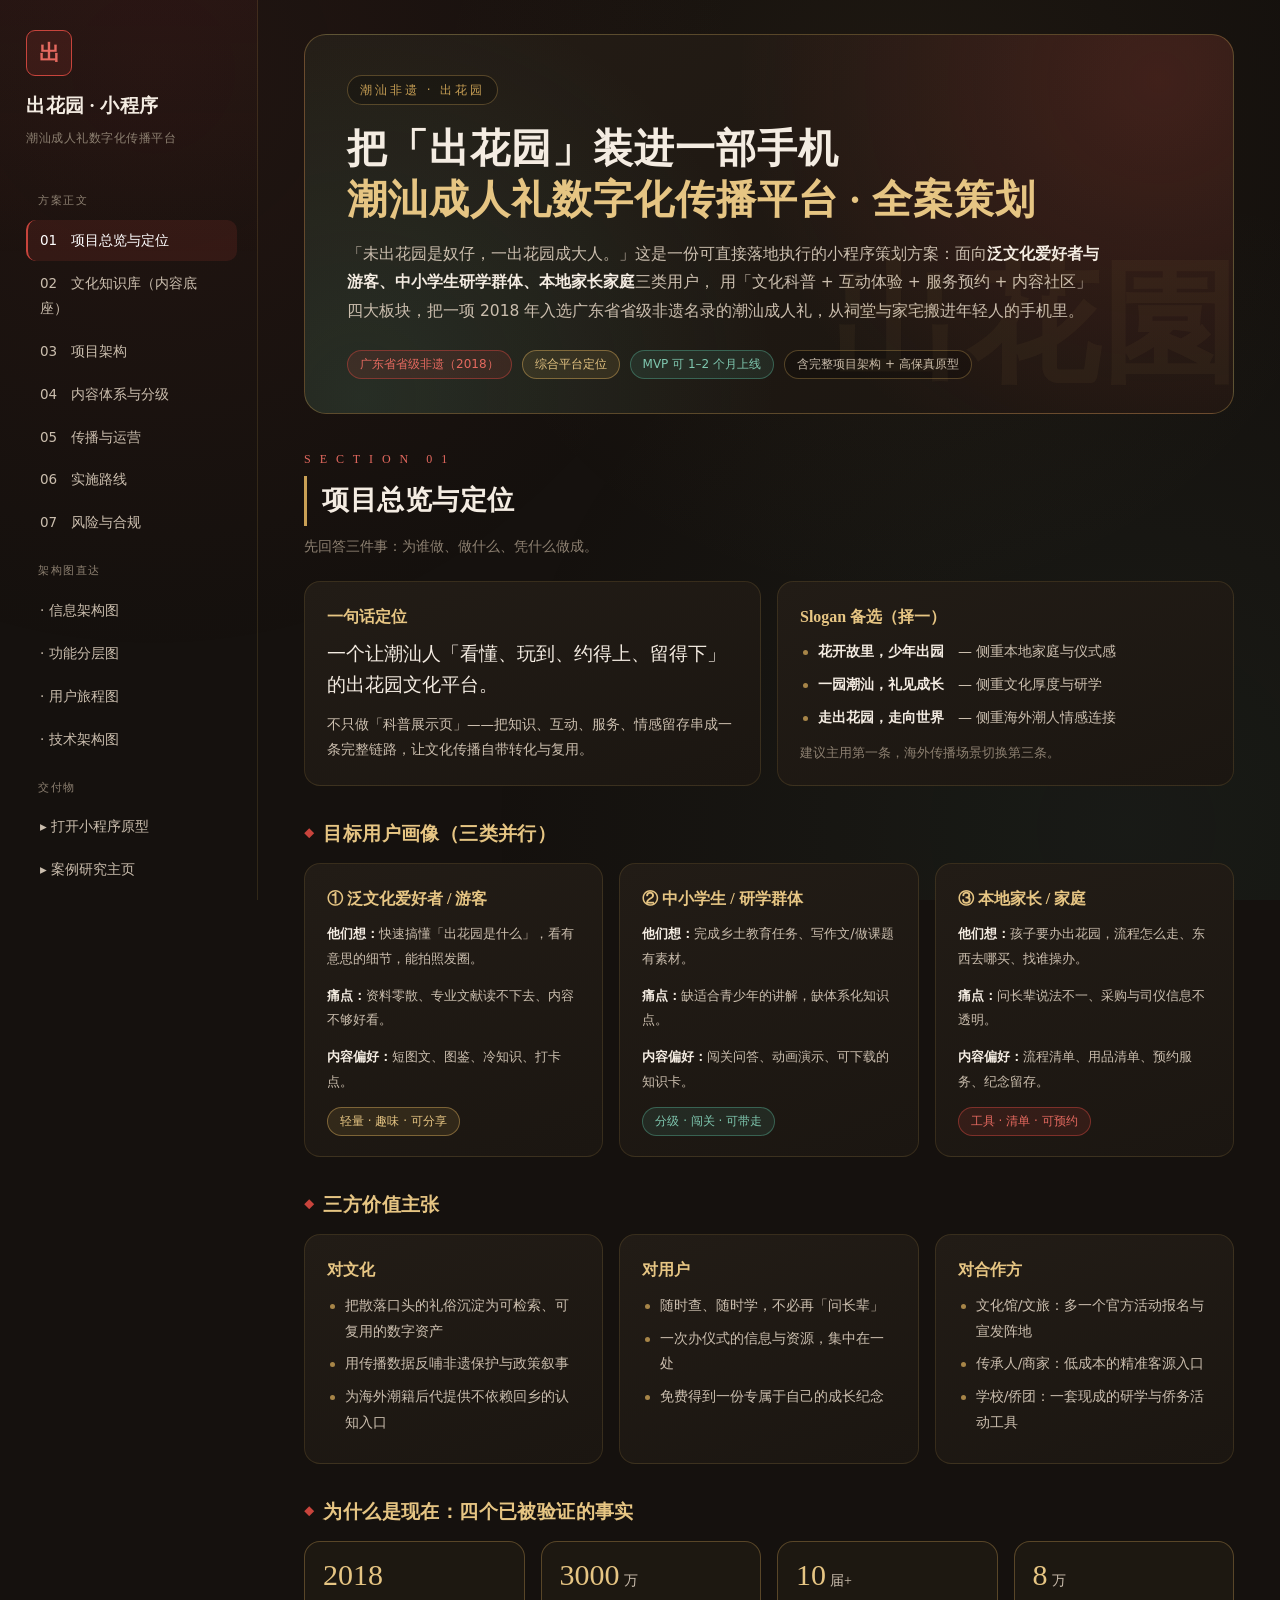
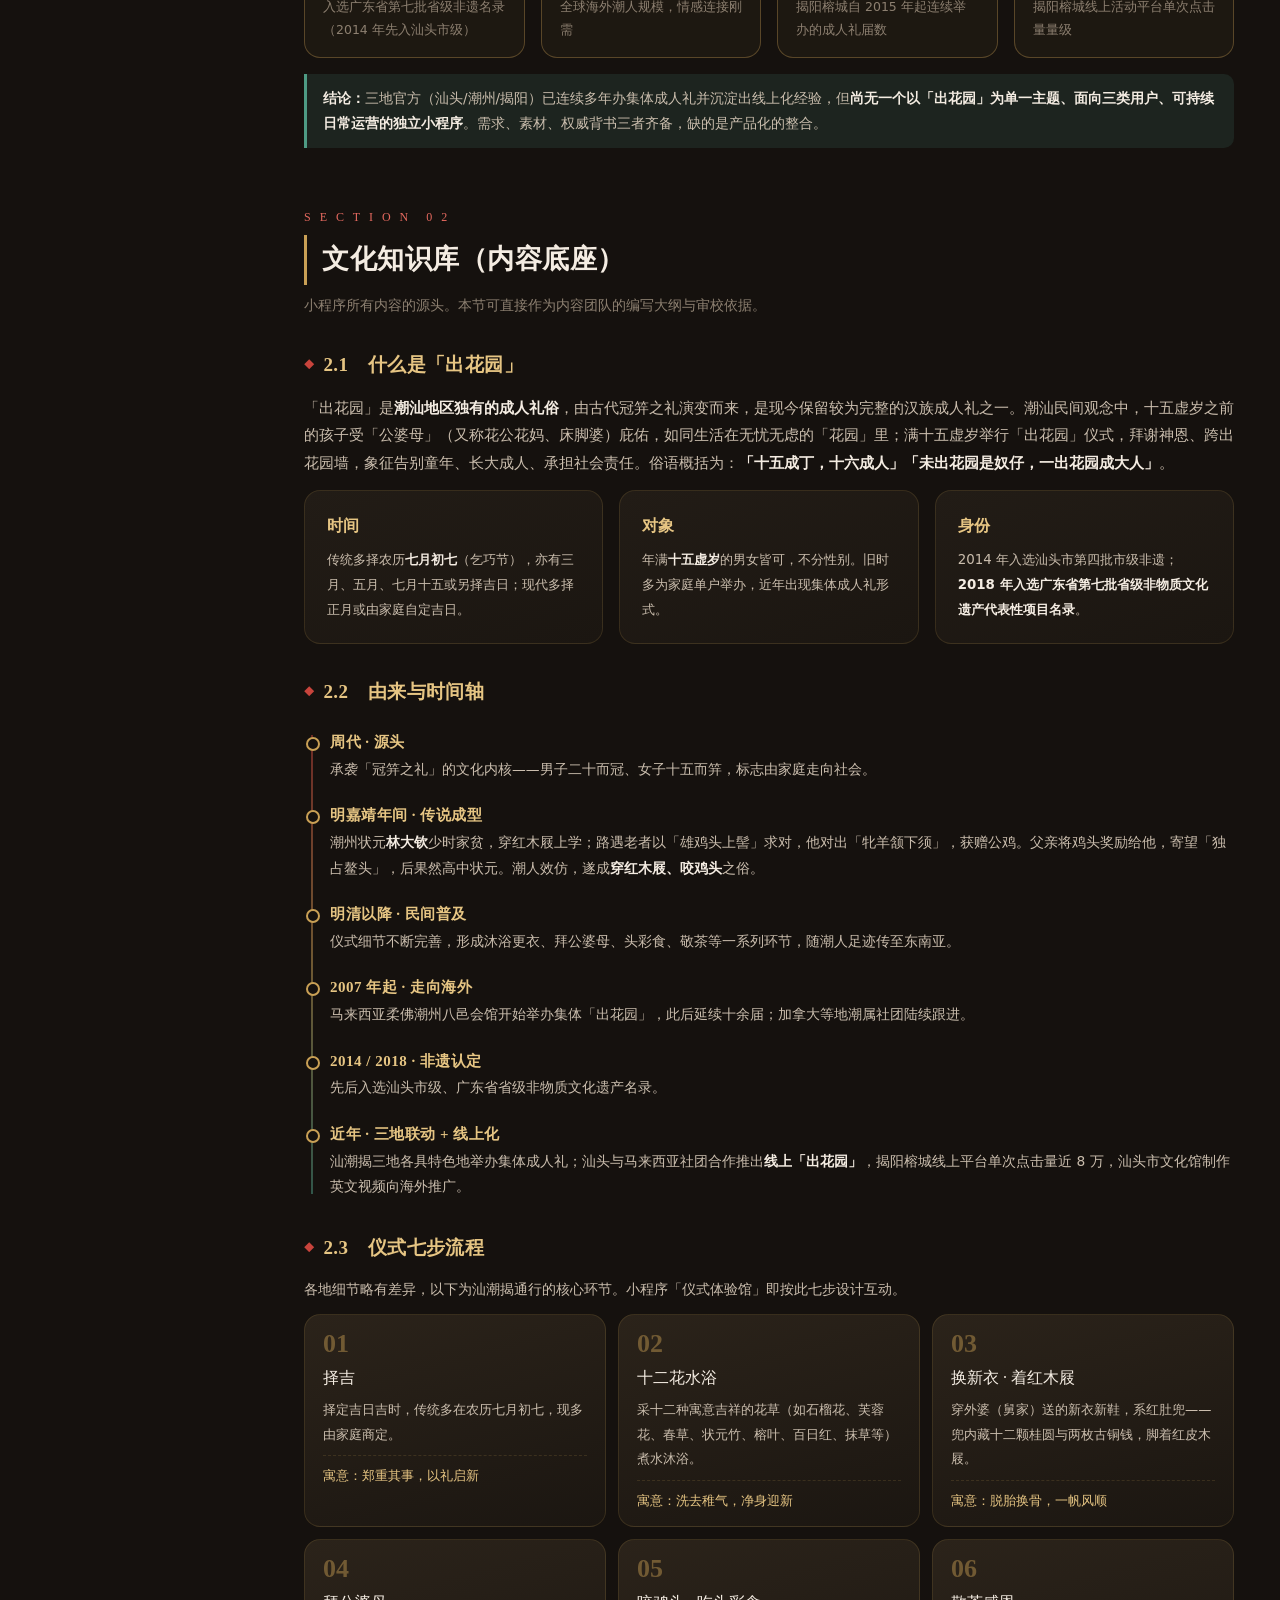
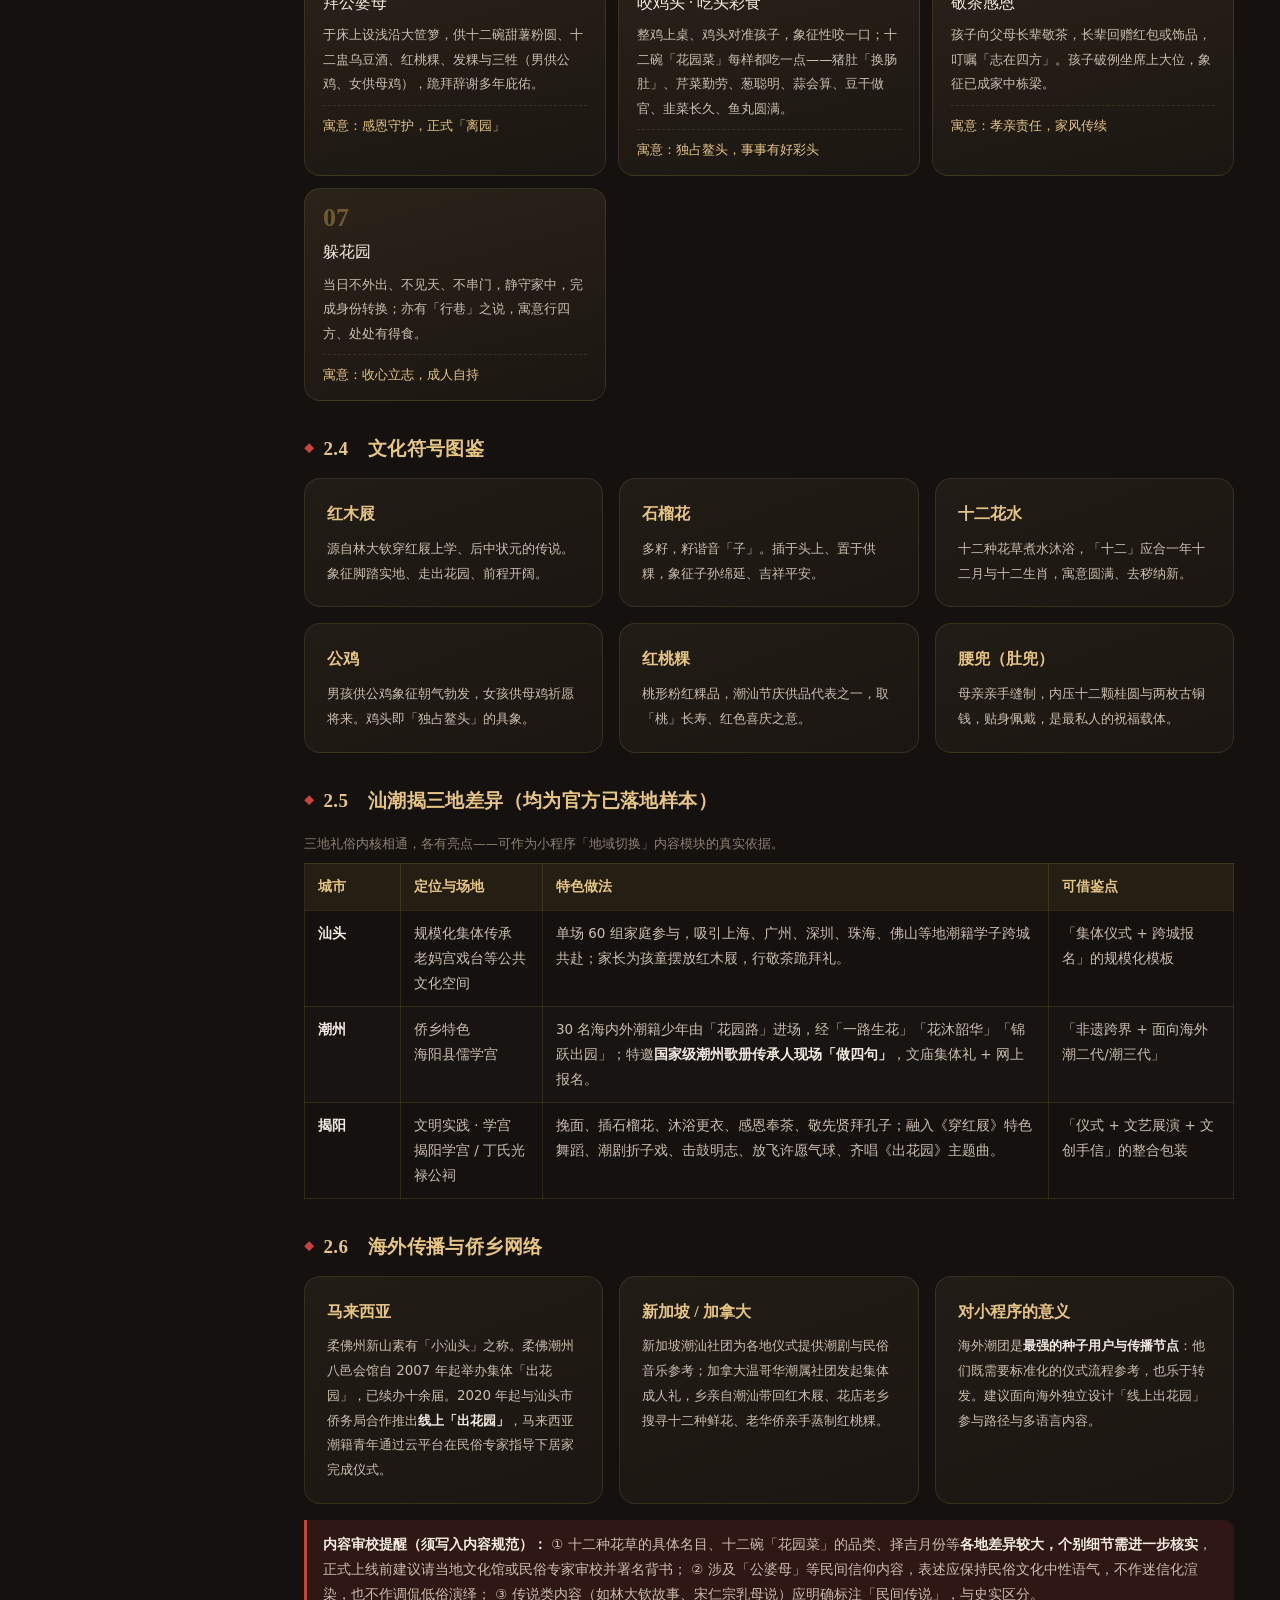
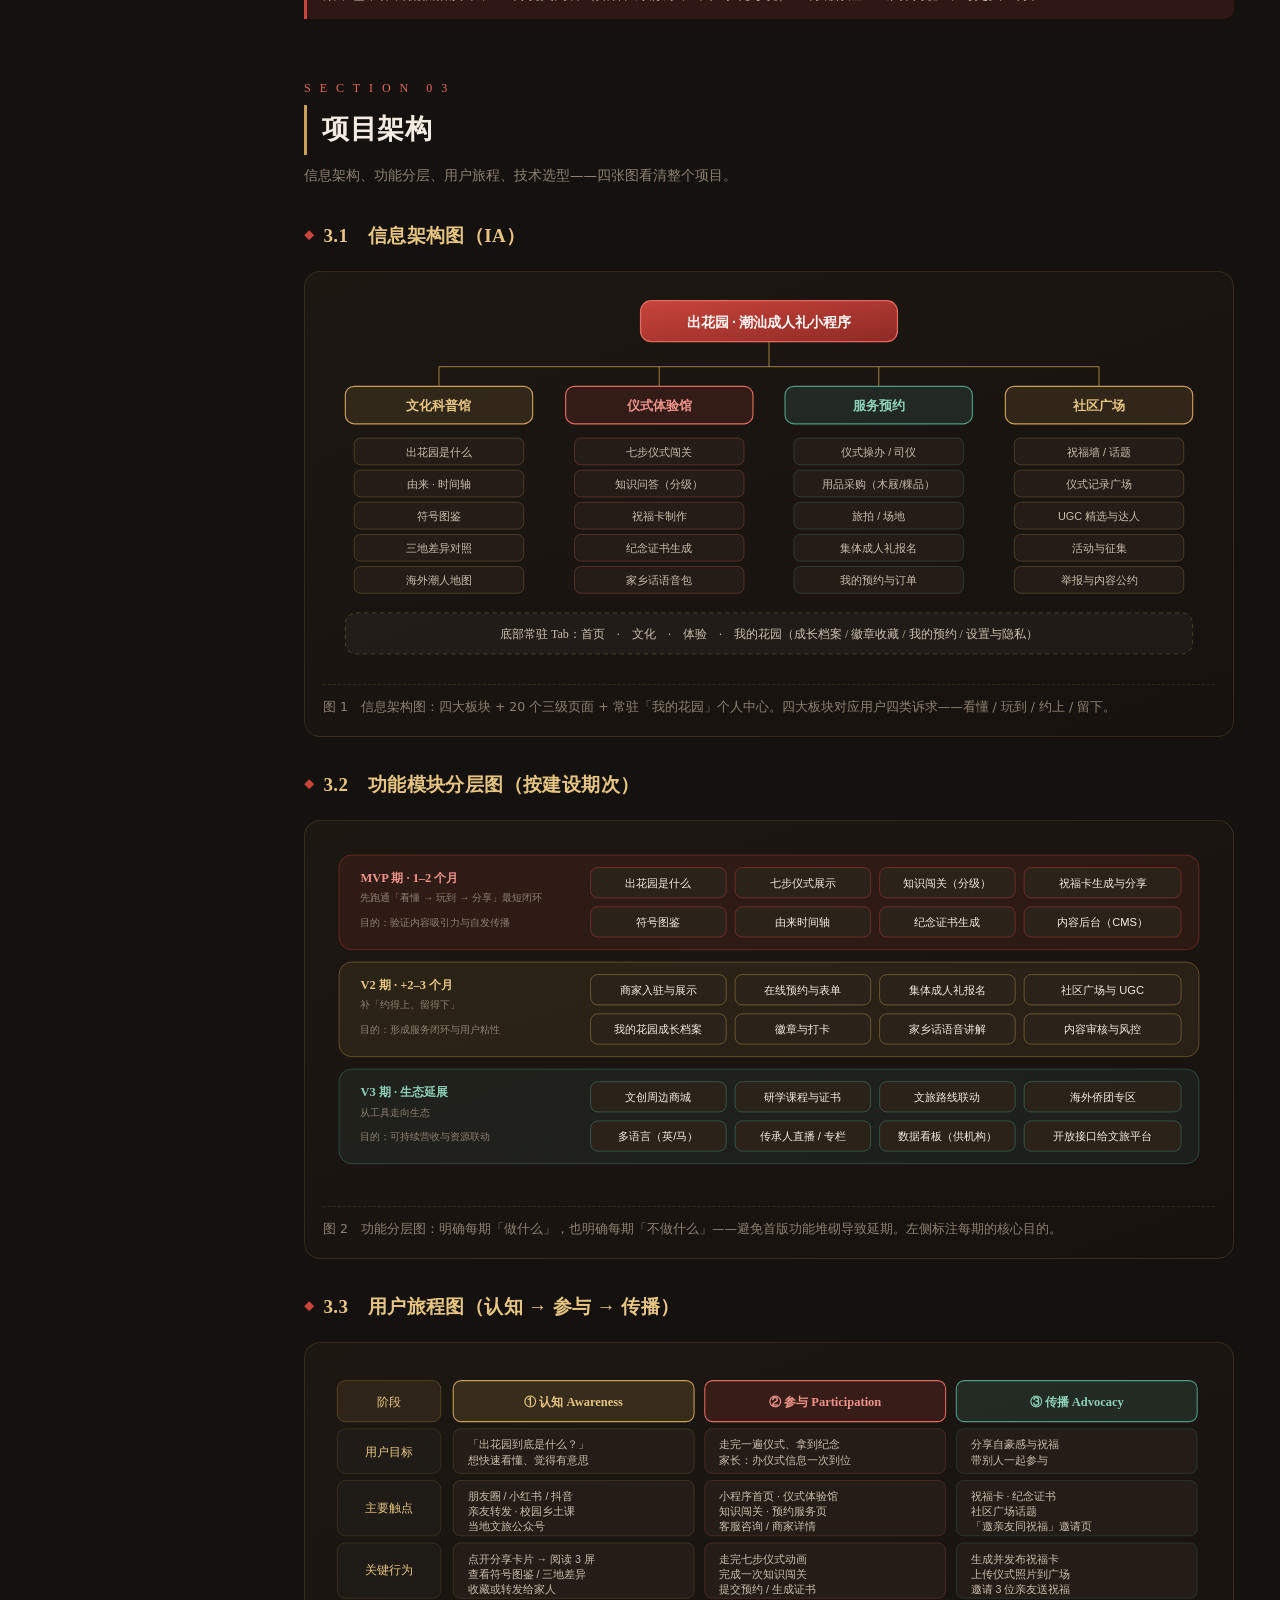
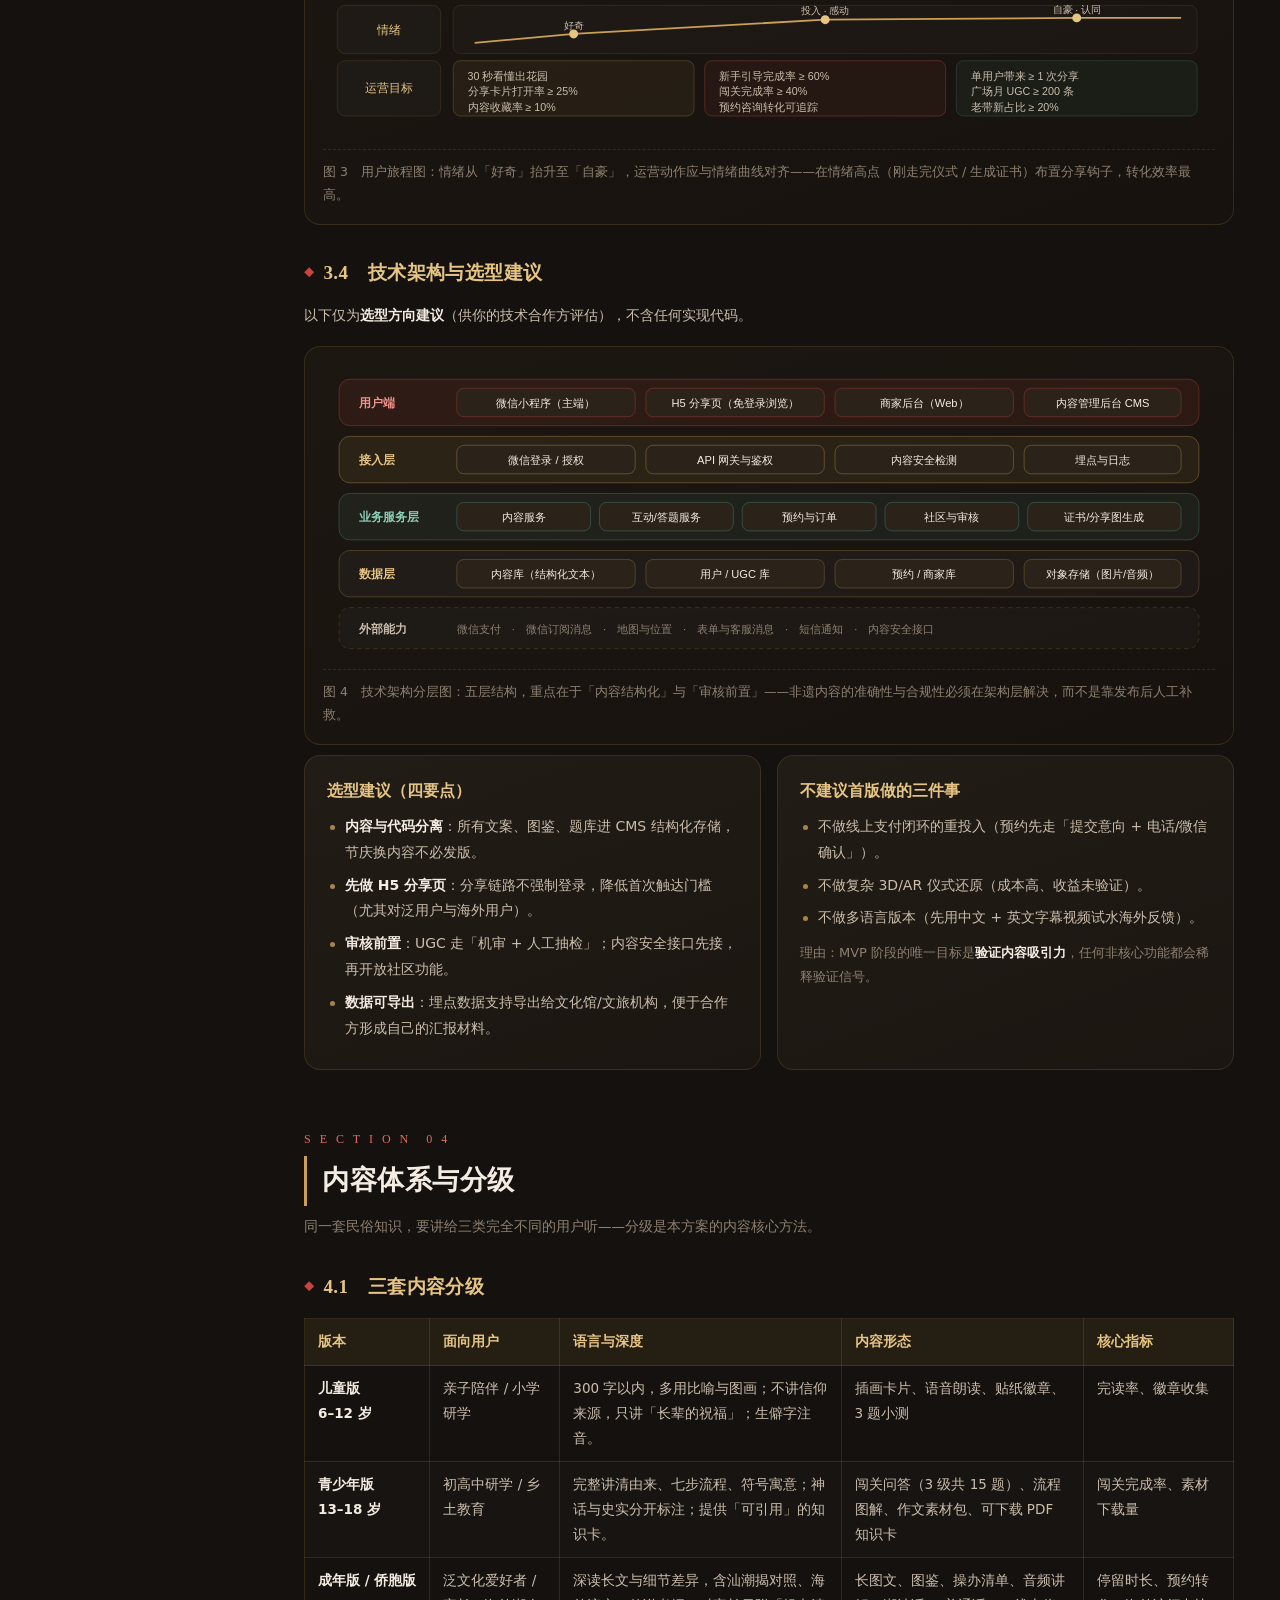
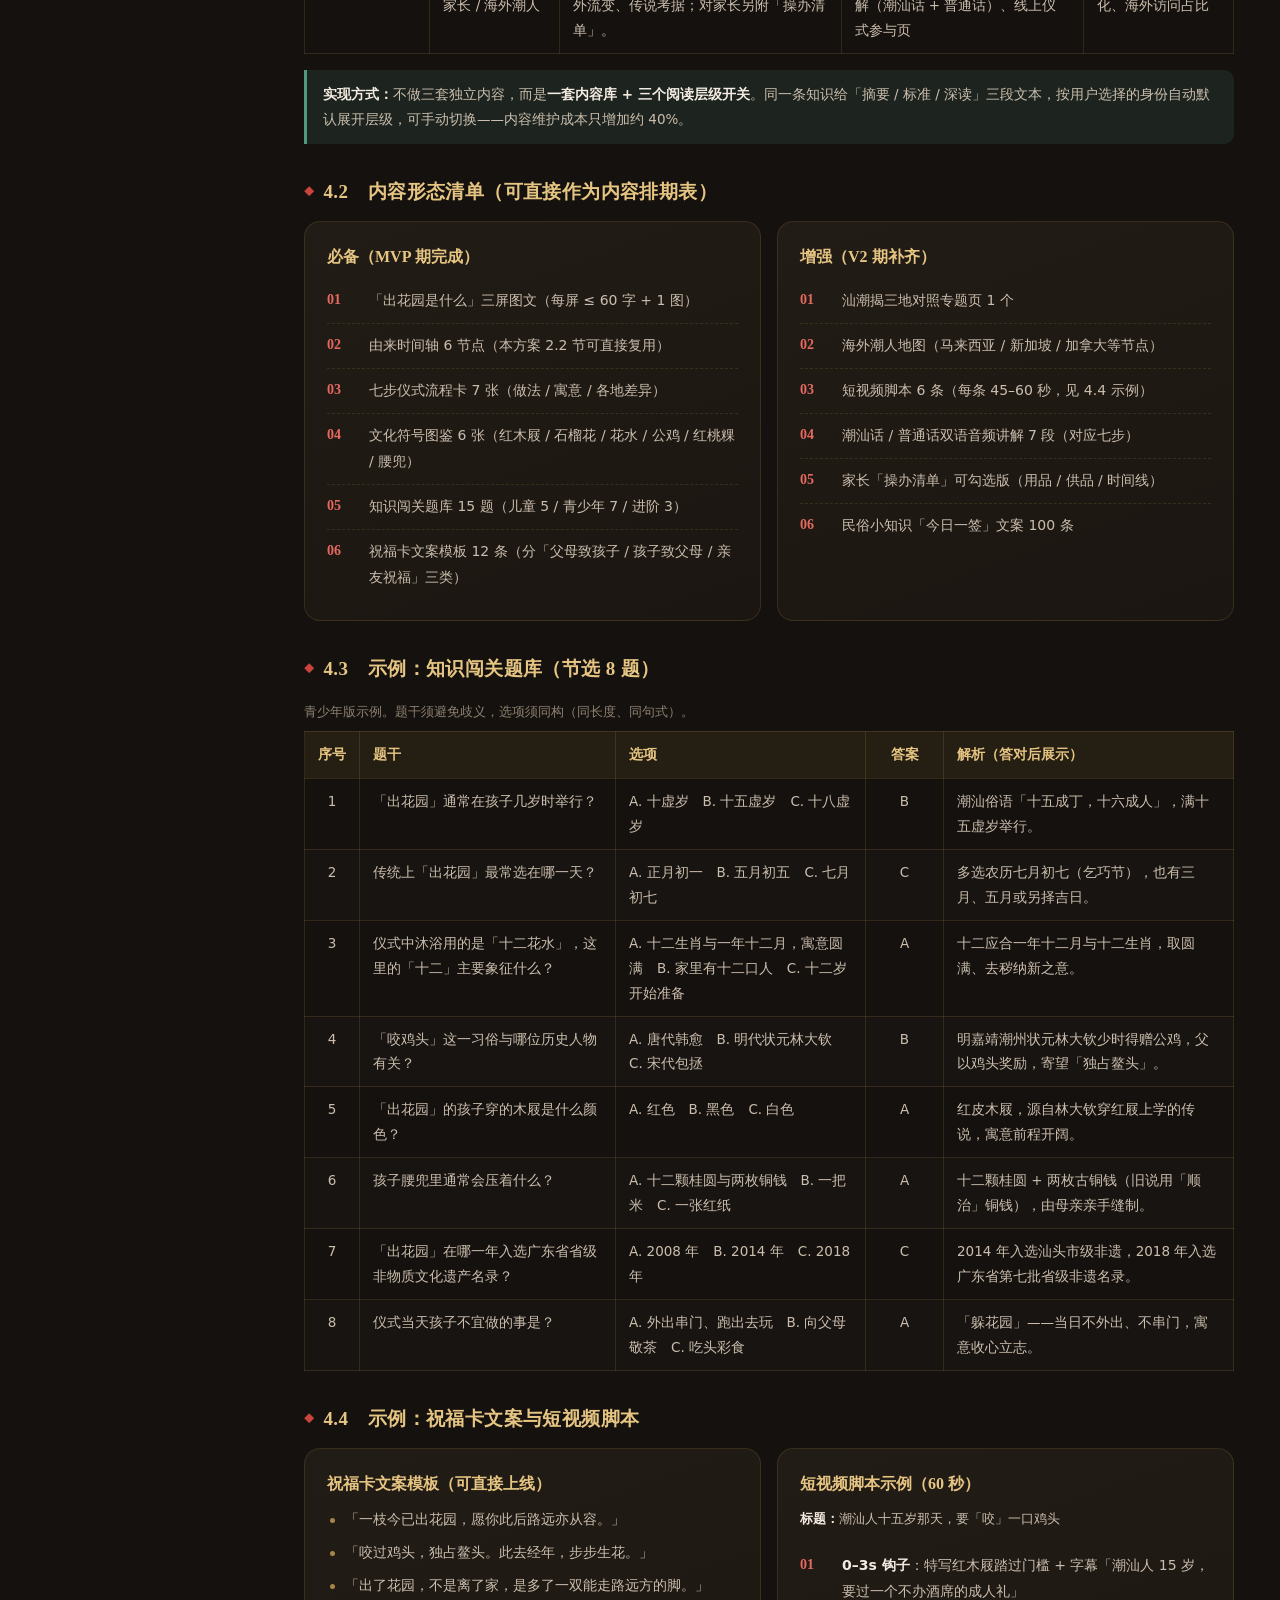
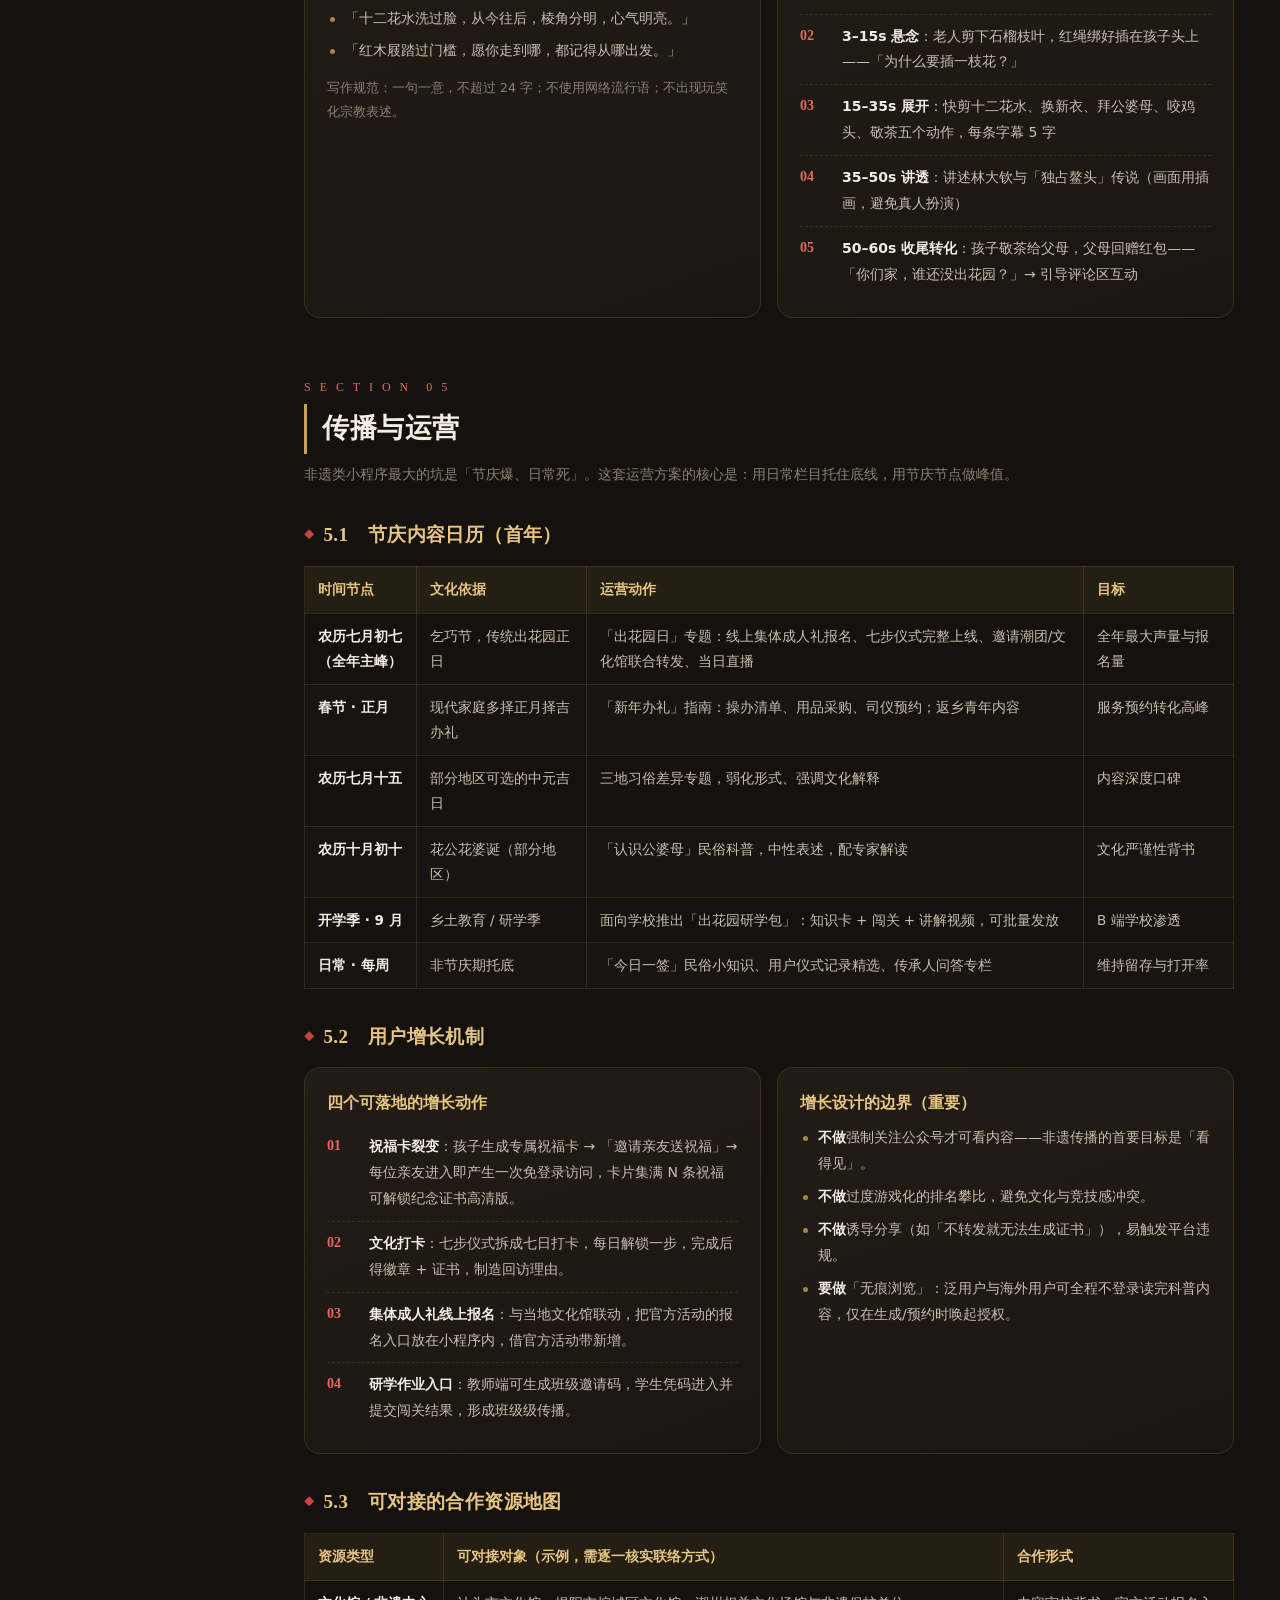
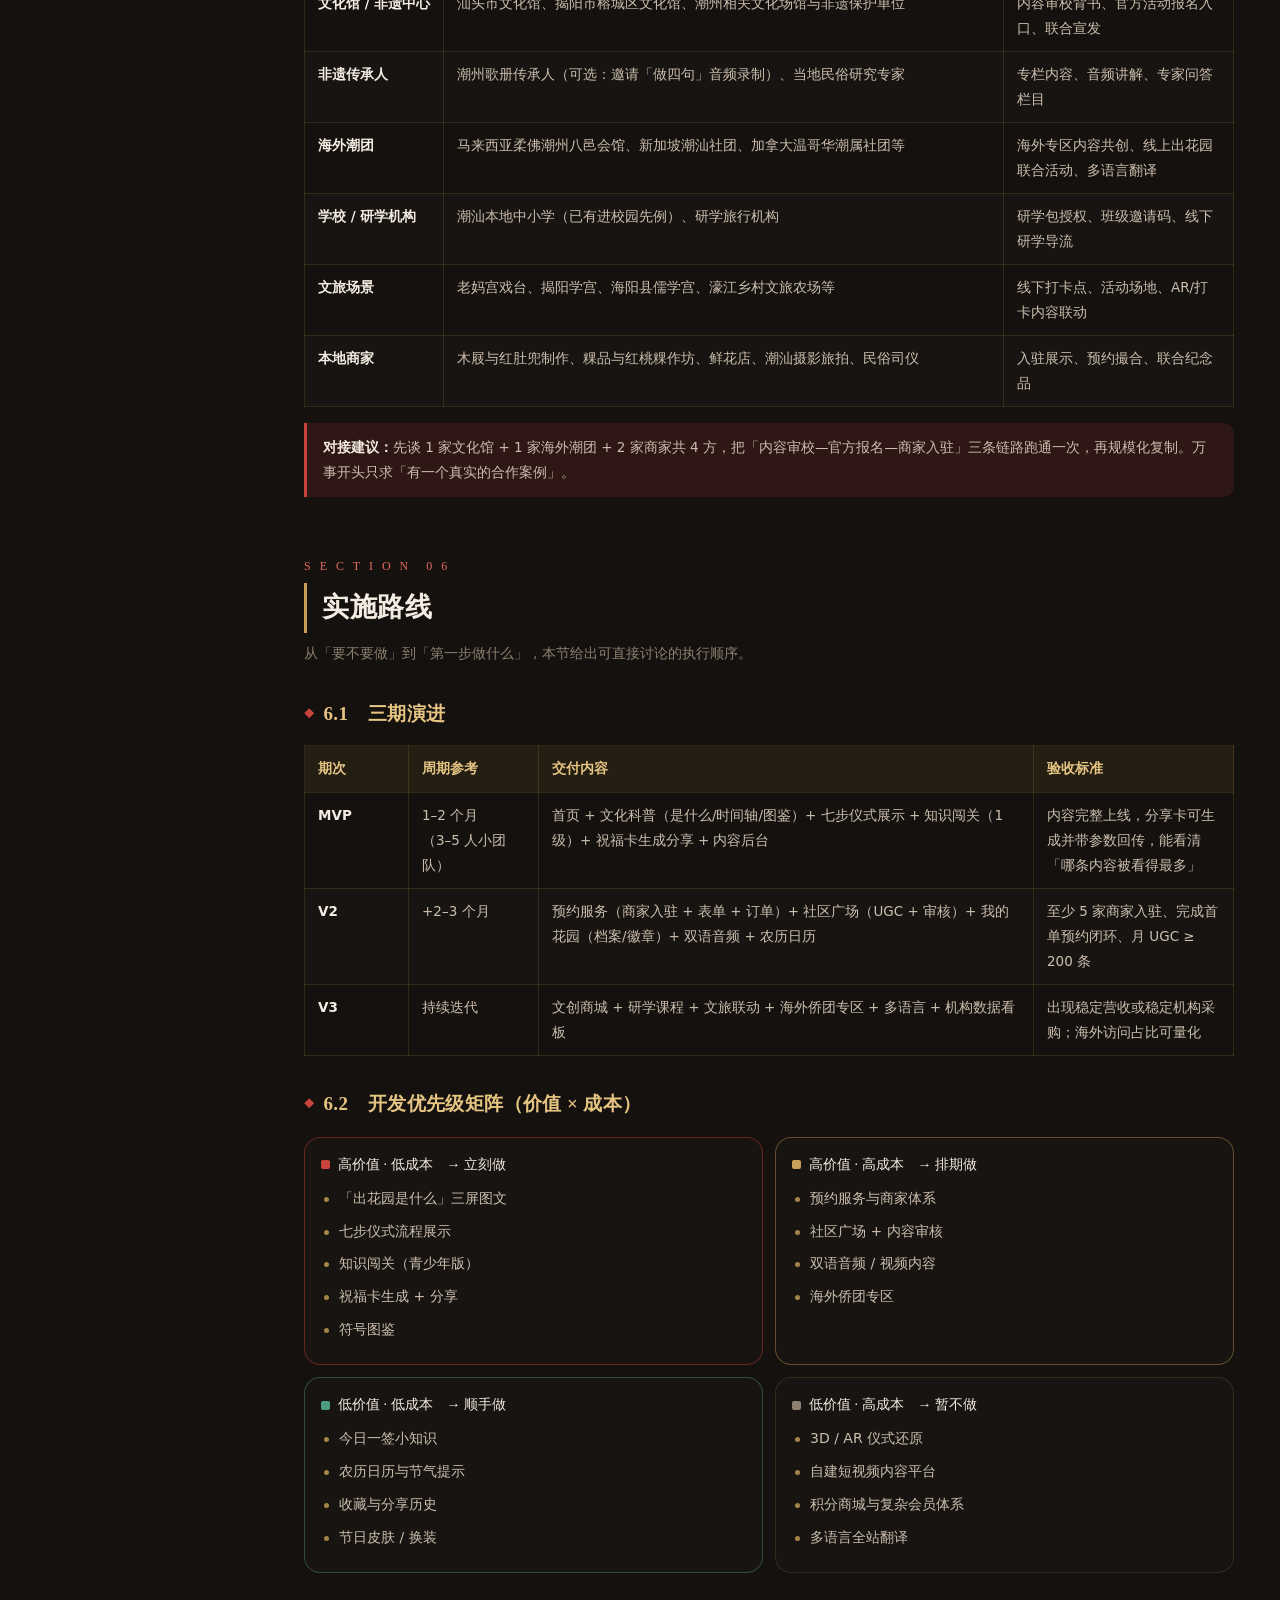
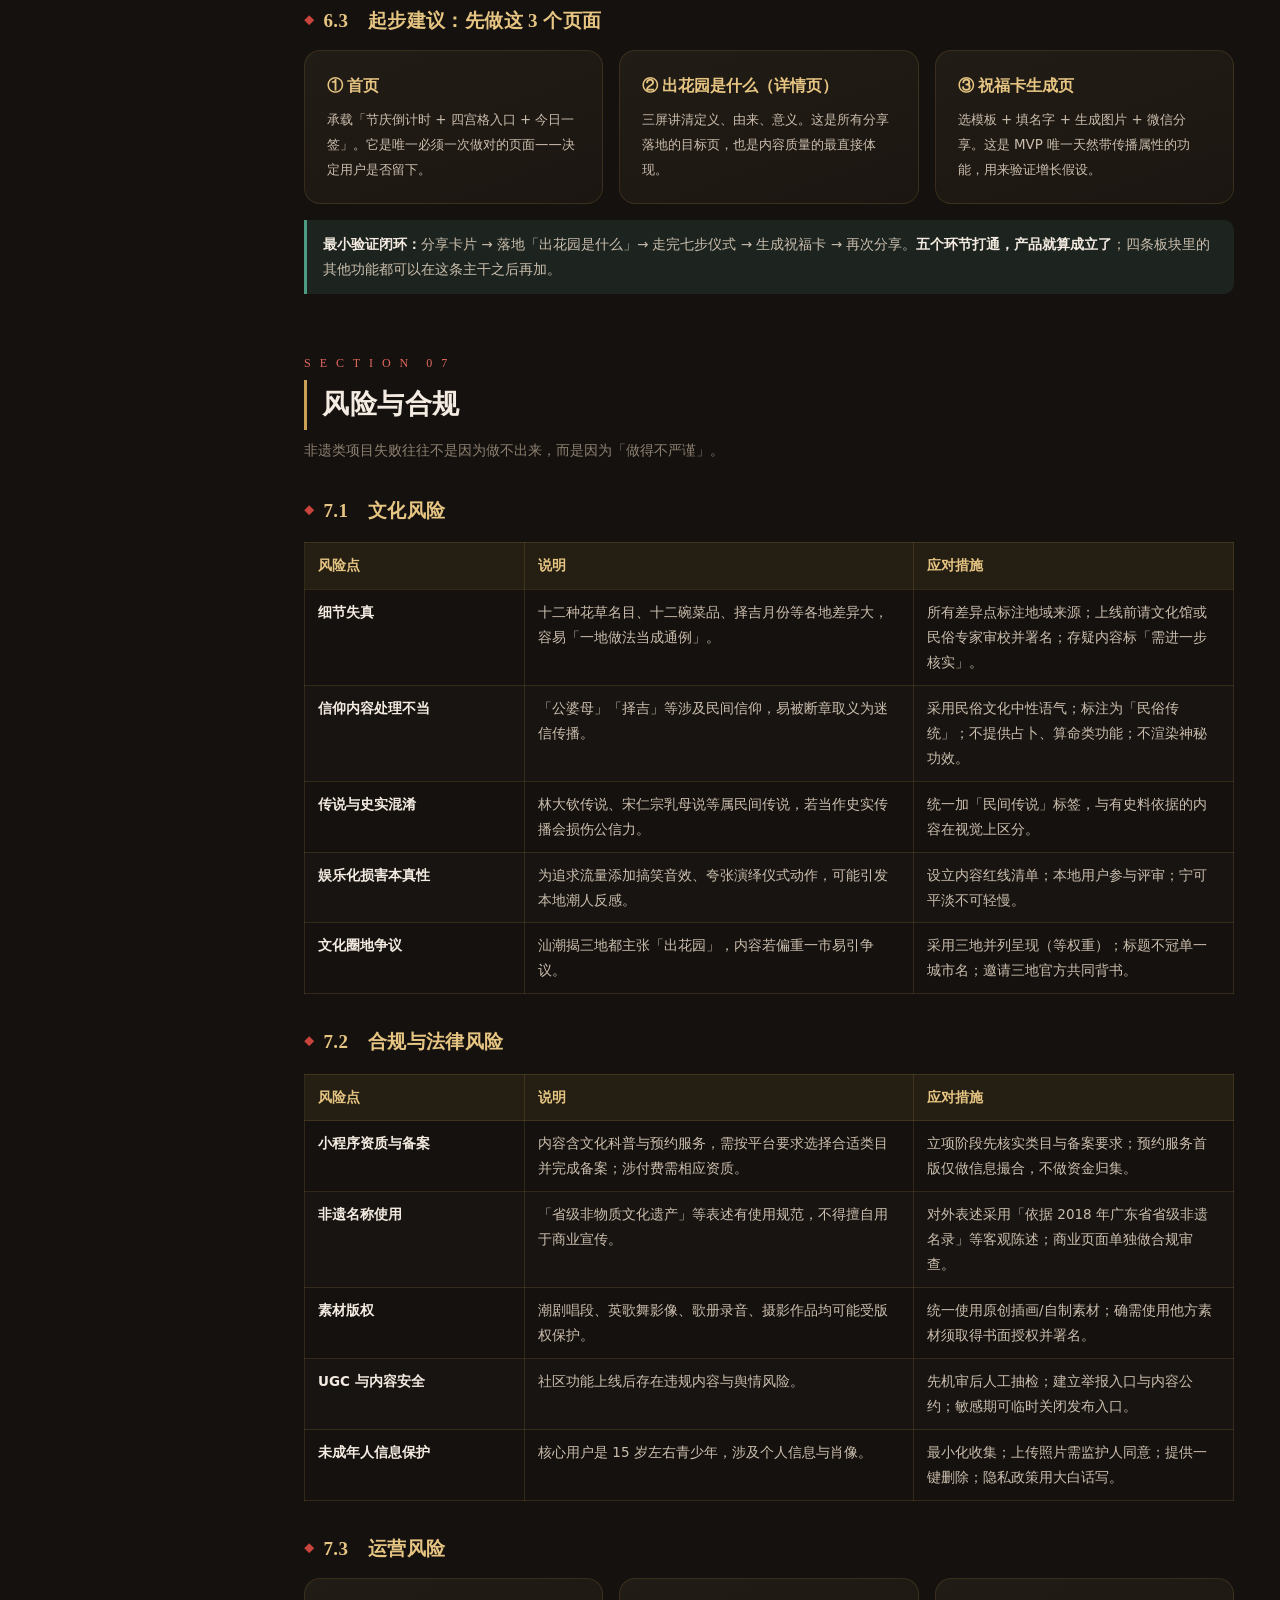
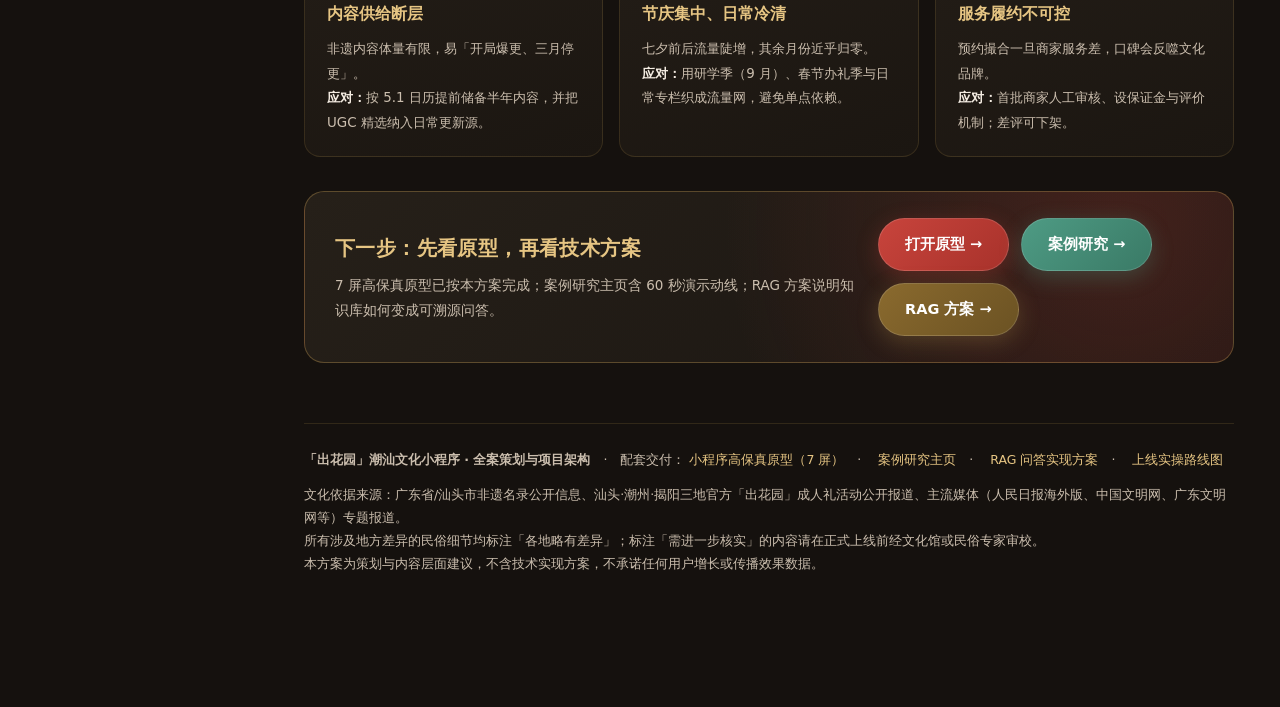
<file: index.html>
<!DOCTYPE html>
<html lang="zh-CN">
<head>
<meta charset="UTF-8">
<meta name="viewport" content="width=device-width, initial-scale=1">
<title>「出花园」潮汕文化小程序 · 全案策划与项目架构</title>
<link rel="stylesheet" href="assets/styles.css">
</head>
<body>
<div class="wrap">

<!-- ======================= 左侧导航 ======================= -->
<aside class="side">
  <div class="brand">
    <div class="seal">出</div>
    <h1>出花园 · 小程序</h1>
    <p>潮汕成人礼数字化传播平台</p>
  </div>
  <nav id="nav">
    <div class="navgrp">方案正文</div>
    <a href="#s1" class="on">01　项目总览与定位</a>
    <a href="#s2">02　文化知识库（内容底座）</a>
    <a href="#s3">03　项目架构</a>
    <a href="#s4">04　内容体系与分级</a>
    <a href="#s5">05　传播与运营</a>
    <a href="#s6">06　实施路线</a>
    <a href="#s7">07　风险与合规</a>
    <div class="navgrp">架构图直达</div>
    <a href="#d1">· 信息架构图</a>
    <a href="#d2">· 功能分层图</a>
    <a href="#d3">· 用户旅程图</a>
    <a href="#d4">· 技术架构图</a>
    <div class="navgrp">交付物</div>
    <a href="prototype.html">▸ 打开小程序原型</a>
    <a href="case-study.html">▸ 案例研究主页</a>
    <a href="rag-plan.html">▸ RAG 问答方案</a>
    <a href="deploy-guide.html">▸ 上线实操路线图</a>
  </nav>
</aside>

<!-- ======================= 主内容 ======================= -->
<main class="main">

<!-- ============ 封面 ============ -->
<header class="hero">
  <span class="kicker">潮汕非遗 · 出花园</span>
  <h1>把「出花园」装进一部手机<br><em>潮汕成人礼数字化传播平台 · 全案策划</em></h1>
  <p class="lede">
    「未出花园是奴仔，一出花园成大人。」这是一份可直接落地执行的小程序策划方案：面向<strong>泛文化爱好者与游客、中小学生研学群体、本地家长家庭</strong>三类用户，
    用「文化科普 + 互动体验 + 服务预约 + 内容社区」四大板块，把一项 2018 年入选广东省省级非遗名录的潮汕成人礼，从祠堂与家宅搬进年轻人的手机里。
  </p>
  <div class="meta">
    <span class="pill red">广东省省级非遗（2018）</span>
    <span class="pill gold">综合平台定位</span>
    <span class="pill jade">MVP 可 1–2 个月上线</span>
    <span class="pill">含完整项目架构 + 高保真原型</span>
  </div>
</header>

<!-- ============ 01 项目总览 ============ -->
<section id="s1">
  <div class="sec-head">
    <div class="idx">S E C T I O N　0 1</div>
    <h2>项目总览与定位</h2>
    <p class="sub">先回答三件事：为谁做、做什么、凭什么做成。</p>
  </div>

  <div class="grid g2">
    <div class="card">
      <h4>一句话定位</h4>
      <p style="font-family:var(--serif);font-size:19px;color:var(--ink);line-height:1.6">
        一个让潮汕人「看懂、玩到、约得上、留得下」的出花园文化平台。
      </p>
      <p style="font-size:13.5px">不只做「科普展示页」——把知识、互动、服务、情感留存串成一条完整链路，让文化传播自带转化与复用。</p>
    </div>
    <div class="card">
      <h4>Slogan 备选（择一）</h4>
      <ul class="clean">
        <li><strong>花开故里，少年出园</strong>　— 侧重本地家庭与仪式感</li>
        <li><strong>一园潮汕，礼见成长</strong>　— 侧重文化厚度与研学</li>
        <li><strong>走出花园，走向世界</strong>　— 侧重海外潮人情感连接</li>
      </ul>
      <p style="font-size:13px;margin-top:10px;color:var(--ink-3)">建议主用第一条，海外传播场景切换第三条。</p>
    </div>
  </div>

  <h3>目标用户画像（三类并行）</h3>
  <div class="grid g3">
    <div class="card">
      <h4>① 泛文化爱好者 / 游客</h4>
      <p style="font-size:13.4px"><strong>他们想：</strong>快速搞懂「出花园是什么」，看有意思的细节，能拍照发圈。</p>
      <p style="font-size:13.4px"><strong>痛点：</strong>资料零散、专业文献读不下去、内容不够好看。</p>
      <p style="font-size:13.4px"><strong>内容偏好：</strong>短图文、图鉴、冷知识、打卡点。</p>
      <p style="margin-bottom:0"><span class="pill gold">轻量 · 趣味 · 可分享</span></p>
    </div>
    <div class="card">
      <h4>② 中小学生 / 研学群体</h4>
      <p style="font-size:13.4px"><strong>他们想：</strong>完成乡土教育任务、写作文/做课题有素材。</p>
      <p style="font-size:13.4px"><strong>痛点：</strong>缺适合青少年的讲解，缺体系化知识点。</p>
      <p style="font-size:13.4px"><strong>内容偏好：</strong>闯关问答、动画演示、可下载的知识卡。</p>
      <p style="margin-bottom:0"><span class="pill jade">分级 · 闯关 · 可带走</span></p>
    </div>
    <div class="card">
      <h4>③ 本地家长 / 家庭</h4>
      <p style="font-size:13.4px"><strong>他们想：</strong>孩子要办出花园，流程怎么走、东西去哪买、找谁操办。</p>
      <p style="font-size:13.4px"><strong>痛点：</strong>问长辈说法不一、采购与司仪信息不透明。</p>
      <p style="font-size:13.4px"><strong>内容偏好：</strong>流程清单、用品清单、预约服务、纪念留存。</p>
      <p style="margin-bottom:0"><span class="pill red">工具 · 清单 · 可预约</span></p>
    </div>
  </div>

  <h3>三方价值主张</h3>
  <div class="grid g3">
    <div class="card">
      <h4>对文化</h4>
      <ul class="clean">
        <li>把散落口头的礼俗沉淀为可检索、可复用的数字资产</li>
        <li>用传播数据反哺非遗保护与政策叙事</li>
        <li>为海外潮籍后代提供不依赖回乡的认知入口</li>
      </ul>
    </div>
    <div class="card">
      <h4>对用户</h4>
      <ul class="clean">
        <li>随时查、随时学，不必再「问长辈」</li>
        <li>一次办仪式的信息与资源，集中在一处</li>
        <li>免费得到一份专属于自己的成长纪念</li>
      </ul>
    </div>
    <div class="card">
      <h4>对合作方</h4>
      <ul class="clean">
        <li>文化馆/文旅：多一个官方活动报名与宣发阵地</li>
        <li>传承人/商家：低成本的精准客源入口</li>
        <li>学校/侨团：一套现成的研学与侨务活动工具</li>
      </ul>
    </div>
  </div>

  <h3>为什么是现在：四个已被验证的事实</h3>
  <div class="grid g4">
    <div class="stat"><span class="n">2018</span><span class="l">入选广东省第七批省级非遗名录（2014 年先入汕头市级）</span></div>
    <div class="stat"><span class="n">3000<small>万</small></span><span class="l">全球海外潮人规模，情感连接刚需</span></div>
    <div class="stat"><span class="n">10<small>届+</small></span><span class="l">揭阳榕城自 2015 年起连续举办的成人礼届数</span></div>
    <div class="stat"><span class="n">8<small>万</small></span><span class="l">揭阳榕城线上活动平台单次点击量量级</span></div>
  </div>
  <div class="note">
    <b>结论：</b>三地官方（汕头/潮州/揭阳）已连续多年办集体成人礼并沉淀出线上化经验，但<strong>尚无一个以「出花园」为单一主题、面向三类用户、可持续日常运营的独立小程序</strong>。需求、素材、权威背书三者齐备，缺的是产品化的整合。
  </div>
</section>

<!-- ============ 02 文化知识库 ============ -->
<section id="s2">
  <div class="sec-head">
    <div class="idx">S E C T I O N　0 2</div>
    <h2>文化知识库（内容底座）</h2>
    <p class="sub">小程序所有内容的源头。本节可直接作为内容团队的编写大纲与审校依据。</p>
  </div>

  <h3>2.1　什么是「出花园」</h3>
  <p>
    「出花园」是<strong>潮汕地区独有的成人礼俗</strong>，由古代冠笄之礼演变而来，是现今保留较为完整的汉族成人礼之一。潮汕民间观念中，十五虚岁之前的孩子受「公婆母」（又称花公花妈、床脚婆）庇佑，如同生活在无忧无虑的「花园」里；满十五虚岁举行「出花园」仪式，拜谢神恩、跨出花园墙，象征告别童年、长大成人、承担社会责任。俗语概括为：<strong>「十五成丁，十六成人」「未出花园是奴仔，一出花园成大人」</strong>。
  </p>
  <div class="grid g3">
    <div class="card"><h4>时间</h4><p style="font-size:13.4px;margin:0">传统多择农历<strong>七月初七</strong>（乞巧节），亦有三月、五月、七月十五或另择吉日；现代多择正月或由家庭自定吉日。</p></div>
    <div class="card"><h4>对象</h4><p style="font-size:13.4px;margin:0">年满<strong>十五虚岁</strong>的男女皆可，不分性别。旧时多为家庭单户举办，近年出现集体成人礼形式。</p></div>
    <div class="card"><h4>身份</h4><p style="font-size:13.4px;margin:0">2014 年入选汕头市第四批市级非遗；<strong>2018 年入选广东省第七批省级非物质文化遗产代表性项目名录</strong>。</p></div>
  </div>

  <h3>2.2　由来与时间轴</h3>
  <div class="tl">
    <div class="node">
      <div class="yr">周代 · 源头</div>
      <div class="tx">承袭「冠笄之礼」的文化内核——男子二十而冠、女子十五而笄，标志由家庭走向社会。</div>
    </div>
    <div class="node">
      <div class="yr">明嘉靖年间 · 传说成型</div>
      <div class="tx">潮州状元<strong>林大钦</strong>少时家贫，穿红木屐上学；路遇老者以「雄鸡头上髻」求对，他对出「牝羊颔下须」，获赠公鸡。父亲将鸡头奖励给他，寄望「独占鳌头」，后果然高中状元。潮人效仿，遂成<strong>穿红木屐、咬鸡头</strong>之俗。</div>
    </div>
    <div class="node">
      <div class="yr">明清以降 · 民间普及</div>
      <div class="tx">仪式细节不断完善，形成沐浴更衣、拜公婆母、头彩食、敬茶等一系列环节，随潮人足迹传至东南亚。</div>
    </div>
    <div class="node">
      <div class="yr">2007 年起 · 走向海外</div>
      <div class="tx">马来西亚柔佛潮州八邑会馆开始举办集体「出花园」，此后延续十余届；加拿大等地潮属社团陆续跟进。</div>
    </div>
    <div class="node">
      <div class="yr">2014 / 2018 · 非遗认定</div>
      <div class="tx">先后入选汕头市级、广东省省级非物质文化遗产名录。</div>
    </div>
    <div class="node">
      <div class="yr">近年 · 三地联动 + 线上化</div>
      <div class="tx">汕潮揭三地各具特色地举办集体成人礼；汕头与马来西亚社团合作推出<strong>线上「出花园」</strong>，揭阳榕城线上平台单次点击量近 8 万，汕头市文化馆制作英文视频向海外推广。</div>
    </div>
  </div>

  <h3>2.3　仪式七步流程</h3>
  <p style="font-size:13.5px">各地细节略有差异，以下为汕潮揭通行的核心环节。小程序「仪式体验馆」即按此七步设计互动。</p>
  <div class="steps">
    <div class="step">
      <span class="no">01</span>
      <div class="tt">择吉</div>
      <div class="do">择定吉日吉时，传统多在农历七月初七，现多由家庭商定。</div>
      <div class="sy">寓意：郑重其事，以礼启新</div>
    </div>
    <div class="step">
      <span class="no">02</span>
      <div class="tt">十二花水浴</div>
      <div class="do">采十二种寓意吉祥的花草（如石榴花、芙蓉花、春草、状元竹、榕叶、百日红、抹草等）煮水沐浴。</div>
      <div class="sy">寓意：洗去稚气，净身迎新</div>
    </div>
    <div class="step">
      <span class="no">03</span>
      <div class="tt">换新衣 · 着红木屐</div>
      <div class="do">穿外婆（舅家）送的新衣新鞋，系红肚兜——兜内藏十二颗桂圆与两枚古铜钱，脚着红皮木屐。</div>
      <div class="sy">寓意：脱胎换骨，一帆风顺</div>
    </div>
    <div class="step">
      <span class="no">04</span>
      <div class="tt">拜公婆母</div>
      <div class="do">于床上设浅沿大笸箩，供十二碗甜薯粉圆、十二盅乌豆酒、红桃粿、发粿与三牲（男供公鸡、女供母鸡），跪拜辞谢多年庇佑。</div>
      <div class="sy">寓意：感恩守护，正式「离园」</div>
    </div>
    <div class="step">
      <span class="no">05</span>
      <div class="tt">咬鸡头 · 吃头彩食</div>
      <div class="do">整鸡上桌、鸡头对准孩子，象征性咬一口；十二碗「花园菜」每样都吃一点——猪肚「换肠肚」、芹菜勤劳、葱聪明、蒜会算、豆干做官、韭菜长久、鱼丸圆满。</div>
      <div class="sy">寓意：独占鳌头，事事有好彩头</div>
    </div>
    <div class="step">
      <span class="no">06</span>
      <div class="tt">敬茶感恩</div>
      <div class="do">孩子向父母长辈敬茶，长辈回赠红包或饰品，叮嘱「志在四方」。孩子破例坐席上大位，象征已成家中栋梁。</div>
      <div class="sy">寓意：孝亲责任，家风传续</div>
    </div>
    <div class="step">
      <span class="no">07</span>
      <div class="tt">躲花园</div>
      <div class="do">当日不外出、不见天、不串门，静守家中，完成身份转换；亦有「行巷」之说，寓意行四方、处处有得食。</div>
      <div class="sy">寓意：收心立志，成人自持</div>
    </div>
  </div>

  <h3>2.4　文化符号图鉴</h3>
  <div class="grid g3">
    <div class="card"><h4>红木屐</h4><p style="font-size:13.4px;margin:0">源自林大钦穿红屐上学、后中状元的传说。象征脚踏实地、走出花园、前程开阔。</p></div>
    <div class="card"><h4>石榴花</h4><p style="font-size:13.4px;margin:0">多籽，籽谐音「子」。插于头上、置于供粿，象征子孙绵延、吉祥平安。</p></div>
    <div class="card"><h4>十二花水</h4><p style="font-size:13.4px;margin:0">十二种花草煮水沐浴，「十二」应合一年十二月与十二生肖，寓意圆满、去秽纳新。</p></div>
    <div class="card"><h4>公鸡</h4><p style="font-size:13.4px;margin:0">男孩供公鸡象征朝气勃发，女孩供母鸡祈愿将来。鸡头即「独占鳌头」的具象。</p></div>
    <div class="card"><h4>红桃粿</h4><p style="font-size:13.4px;margin:0">桃形粉红粿品，潮汕节庆供品代表之一，取「桃」长寿、红色喜庆之意。</p></div>
    <div class="card"><h4>腰兜（肚兜）</h4><p style="font-size:13.4px;margin:0">母亲亲手缝制，内压十二颗桂圆与两枚古铜钱，贴身佩戴，是最私人的祝福载体。</p></div>
  </div>

  <h3>2.5　汕潮揭三地差异（均为官方已落地样本）</h3>
  <table class="tbl">
    <caption>三地礼俗内核相通，各有亮点——可作为小程序「地域切换」内容模块的真实依据。</caption>
    <thead>
      <tr><th style="width:96px">城市</th><th>定位与场地</th><th>特色做法</th><th>可借鉴点</th></tr>
    </thead>
    <tbody>
      <tr>
        <td class="item">汕头</td>
        <td>规模化集体传承<br>老妈宫戏台等公共文化空间</td>
        <td>单场 60 组家庭参与，吸引上海、广州、深圳、珠海、佛山等地潮籍学子跨城共赴；家长为孩童摆放红木屐，行敬茶跪拜礼。</td>
        <td>「集体仪式 + 跨城报名」的规模化模板</td>
      </tr>
      <tr>
        <td class="item">潮州</td>
        <td>侨乡特色<br>海阳县儒学宫</td>
        <td>30 名海内外潮籍少年由「花园路」进场，经「一路生花」「花沐韶华」「锦跃出园」；特邀<strong>国家级潮州歌册传承人现场「做四句」</strong>，文庙集体礼 + 网上报名。</td>
        <td>「非遗跨界 + 面向海外潮二代/潮三代」</td>
      </tr>
      <tr>
        <td class="item">揭阳</td>
        <td>文明实践 · 学宫<br>揭阳学宫 / 丁氏光禄公祠</td>
        <td>挽面、插石榴花、沐浴更衣、感恩奉茶、敬先贤拜孔子；融入《穿红屐》特色舞蹈、潮剧折子戏、击鼓明志、放飞许愿气球、齐唱《出花园》主题曲。</td>
        <td>「仪式 + 文艺展演 + 文创手信」的整合包装</td>
      </tr>
    </tbody>
  </table>

  <h3>2.6　海外传播与侨乡网络</h3>
  <div class="grid g3">
    <div class="card">
      <h4>马来西亚</h4>
      <p style="font-size:13.4px;margin:0">柔佛州新山素有「小汕头」之称。柔佛潮州八邑会馆自 2007 年起举办集体「出花园」，已续办十余届。2020 年起与汕头市侨务局合作推出<strong>线上「出花园」</strong>，马来西亚潮籍青年通过云平台在民俗专家指导下居家完成仪式。</p>
    </div>
    <div class="card">
      <h4>新加坡 / 加拿大</h4>
      <p style="font-size:13.4px;margin:0">新加坡潮汕社团为各地仪式提供潮剧与民俗音乐参考；加拿大温哥华潮属社团发起集体成人礼，乡亲自潮汕带回红木屐、花店老乡搜寻十二种鲜花、老华侨亲手蒸制红桃粿。</p>
    </div>
    <div class="card">
      <h4>对小程序的意义</h4>
      <p style="font-size:13.4px;margin:0">海外潮团是<strong>最强的种子用户与传播节点</strong>：他们既需要标准化的仪式流程参考，也乐于转发。建议面向海外独立设计「线上出花园」参与路径与多语言内容。</p>
    </div>
  </div>

  <div class="warn">
    <b>内容审校提醒（须写入内容规范）：</b>
    ① 十二种花草的具体名目、十二碗「花园菜」的品类、择吉月份等<strong>各地差异较大，个别细节需进一步核实</strong>，正式上线前建议请当地文化馆或民俗专家审校并署名背书；
    ② 涉及「公婆母」等民间信仰内容，表述应保持民俗文化中性语气，不作迷信化渲染，也不作调侃低俗演绎；
    ③ 传说类内容（如林大钦故事、宋仁宗乳母说）应明确标注「民间传说」，与史实区分。
  </div>
</section>

<!-- ============ 03 项目架构 ============ -->
<section id="s3">
  <div class="sec-head">
    <div class="idx">S E C T I O N　0 3</div>
    <h2>项目架构</h2>
    <p class="sub">信息架构、功能分层、用户旅程、技术选型——四张图看清整个项目。</p>
  </div>

  <!-- 3.1 -->
  <h3 id="d1">3.1　信息架构图（IA）</h3>
  <div class="diagram">
    <svg viewBox="0 0 1000 430" role="img" aria-label="出花园小程序信息架构图">
      <defs>
        <linearGradient id="gRoot" x1="0" y1="0" x2="1" y2="1">
          <stop offset="0%" stop-color="#C8443C"/><stop offset="100%" stop-color="#8E2A24"/>
        </linearGradient>
      </defs>

      <!-- 根 -->
      <rect x="356" y="12" width="288" height="46" rx="12" fill="url(#gRoot)" stroke="#E4695F" stroke-width="1.4"/>
      <text x="500" y="41" text-anchor="middle" font-size="16" font-weight="700" fill="#FFF6F4" font-family="serif">出花园 · 潮汕成人礼小程序</text>

      <!-- 连接线 -->
      <path d="M500 58 V86" stroke="#C9A055" stroke-width="1.4" opacity="0.6"/>
      <path d="M130 86 H870" stroke="#C9A055" stroke-width="1.4" opacity="0.6"/>
      <path d="M130 86 V108 M377 86 V108 M623 86 V108 M870 86 V108" stroke="#C9A055" stroke-width="1.4" opacity="0.6"/>

      <!-- 四大板块 -->
      <g font-family="serif" font-size="15" font-weight="600">
        <rect x="25"  y="108" width="210" height="42" rx="10" fill="rgba(201,160,85,.13)" stroke="#C9A055" stroke-width="1.3"/>
        <text x="130" y="135" text-anchor="middle" fill="#E6C583">文化科普馆</text>

        <rect x="272" y="108" width="210" height="42" rx="10" fill="rgba(200,68,60,.14)" stroke="#E4695F" stroke-width="1.3"/>
        <text x="377" y="135" text-anchor="middle" fill="#F0938B">仪式体验馆</text>

        <rect x="518" y="108" width="210" height="42" rx="10" fill="rgba(78,155,132,.15)" stroke="#4E9B84" stroke-width="1.3"/>
        <text x="623" y="135" text-anchor="middle" fill="#8ED0BA">服务预约</text>

        <rect x="765" y="108" width="210" height="42" rx="10" fill="rgba(201,160,85,.13)" stroke="#C9A055" stroke-width="1.3"/>
        <text x="870" y="135" text-anchor="middle" fill="#E6C583">社区广场</text>
      </g>

      <!-- 三级页面 -->
      <g font-family="sans-serif" font-size="12.2" fill="#CBBEAE">
        <g>
          <rect x="35" y="166" width="190" height="30" rx="7" fill="#241D17" stroke="rgba(201,160,85,.28)"/>
          <text x="130" y="186" text-anchor="middle">出花园是什么</text>
          <rect x="35" y="202" width="190" height="30" rx="7" fill="#241D17" stroke="rgba(201,160,85,.28)"/>
          <text x="130" y="222" text-anchor="middle">由来 · 时间轴</text>
          <rect x="35" y="238" width="190" height="30" rx="7" fill="#241D17" stroke="rgba(201,160,85,.28)"/>
          <text x="130" y="258" text-anchor="middle">符号图鉴</text>
          <rect x="35" y="274" width="190" height="30" rx="7" fill="#241D17" stroke="rgba(201,160,85,.28)"/>
          <text x="130" y="294" text-anchor="middle">三地差异对照</text>
          <rect x="35" y="310" width="190" height="30" rx="7" fill="#241D17" stroke="rgba(201,160,85,.28)"/>
          <text x="130" y="330" text-anchor="middle">海外潮人地图</text>
        </g>
        <g>
          <rect x="282" y="166" width="190" height="30" rx="7" fill="#241D17" stroke="rgba(228,105,95,.3)"/>
          <text x="377" y="186" text-anchor="middle">七步仪式闯关</text>
          <rect x="282" y="202" width="190" height="30" rx="7" fill="#241D17" stroke="rgba(228,105,95,.3)"/>
          <text x="377" y="222" text-anchor="middle">知识问答（分级）</text>
          <rect x="282" y="238" width="190" height="30" rx="7" fill="#241D17" stroke="rgba(228,105,95,.3)"/>
          <text x="377" y="258" text-anchor="middle">祝福卡制作</text>
          <rect x="282" y="274" width="190" height="30" rx="7" fill="#241D17" stroke="rgba(228,105,95,.3)"/>
          <text x="377" y="294" text-anchor="middle">纪念证书生成</text>
          <rect x="282" y="310" width="190" height="30" rx="7" fill="#241D17" stroke="rgba(228,105,95,.3)"/>
          <text x="377" y="330" text-anchor="middle">家乡话语音包</text>
        </g>
        <g>
          <rect x="528" y="166" width="190" height="30" rx="7" fill="#241D17" stroke="rgba(78,155,132,.3)"/>
          <text x="623" y="186" text-anchor="middle">仪式操办 / 司仪</text>
          <rect x="528" y="202" width="190" height="30" rx="7" fill="#241D17" stroke="rgba(78,155,132,.3)"/>
          <text x="623" y="222" text-anchor="middle">用品采购（木屐/粿品）</text>
          <rect x="528" y="238" width="190" height="30" rx="7" fill="#241D17" stroke="rgba(78,155,132,.3)"/>
          <text x="623" y="258" text-anchor="middle">旅拍 / 场地</text>
          <rect x="528" y="274" width="190" height="30" rx="7" fill="#241D17" stroke="rgba(78,155,132,.3)"/>
          <text x="623" y="294" text-anchor="middle">集体成人礼报名</text>
          <rect x="528" y="310" width="190" height="30" rx="7" fill="#241D17" stroke="rgba(78,155,132,.3)"/>
          <text x="623" y="330" text-anchor="middle">我的预约与订单</text>
        </g>
        <g>
          <rect x="775" y="166" width="190" height="30" rx="7" fill="#241D17" stroke="rgba(201,160,85,.28)"/>
          <text x="870" y="186" text-anchor="middle">祝福墙 / 话题</text>
          <rect x="775" y="202" width="190" height="30" rx="7" fill="#241D17" stroke="rgba(201,160,85,.28)"/>
          <text x="870" y="222" text-anchor="middle">仪式记录广场</text>
          <rect x="775" y="238" width="190" height="30" rx="7" fill="#241D17" stroke="rgba(201,160,85,.28)"/>
          <text x="870" y="258" text-anchor="middle">UGC 精选与达人</text>
          <rect x="775" y="274" width="190" height="30" rx="7" fill="#241D17" stroke="rgba(201,160,85,.28)"/>
          <text x="870" y="294" text-anchor="middle">活动与征集</text>
          <rect x="775" y="310" width="190" height="30" rx="7" fill="#241D17" stroke="rgba(201,160,85,.28)"/>
          <text x="870" y="330" text-anchor="middle">举报与内容公约</text>
        </g>
      </g>

      <!-- 底部常驻 -->
      <rect x="25" y="362" width="950" height="46" rx="12" fill="rgba(255,255,255,.035)" stroke="rgba(201,160,85,.3)" stroke-dasharray="5 4"/>
      <text x="500" y="390" text-anchor="middle" font-size="13.5" fill="#CBBEAE" font-family="serif">
        底部常驻 Tab：首页　·　文化　·　体验　·　我的花园（成长档案 / 徽章收藏 / 我的预约 / 设置与隐私）
      </text>
    </svg>
    <div class="cap">图 1　信息架构图：四大板块 + 20 个三级页面 + 常驻「我的花园」个人中心。四大板块对应用户四类诉求——看懂 / 玩到 / 约上 / 留下。</div>
  </div>

  <!-- 3.2 -->
  <h3 id="d2">3.2　功能模块分层图（按建设期次）</h3>
  <div class="diagram">
    <svg viewBox="0 0 1000 400" role="img" aria-label="功能模块分层图">
      <!-- MVP -->
      <rect x="18" y="18" width="964" height="106" rx="14" fill="rgba(200,68,60,.10)" stroke="rgba(200,68,60,.42)"/>
      <text x="42" y="48" font-size="14" font-weight="700" fill="#F0938B" font-family="serif">MVP 期 · 1–2 个月</text>
      <text x="42" y="70" font-size="11.5" fill="#8D8071" font-family="sans-serif">先跑通「看懂 → 玩到 → 分享」最短闭环</text>
      <text x="42" y="98" font-size="11.5" fill="#8D8071" font-family="sans-serif">目的：验证内容吸引力与自发传播</text>
      <g font-family="sans-serif" font-size="12.5">
        <rect x="300" y="32" width="152" height="34" rx="8" fill="#2B231A" stroke="rgba(200,68,60,.45)"/><text x="376" y="54" text-anchor="middle" fill="#F4ECE2">出花园是什么</text>
        <rect x="462" y="32" width="152" height="34" rx="8" fill="#2B231A" stroke="rgba(200,68,60,.45)"/><text x="538" y="54" text-anchor="middle" fill="#F4ECE2">七步仪式展示</text>
        <rect x="624" y="32" width="152" height="34" rx="8" fill="#2B231A" stroke="rgba(200,68,60,.45)"/><text x="700" y="54" text-anchor="middle" fill="#F4ECE2">知识闯关（分级）</text>
        <rect x="786" y="32" width="176" height="34" rx="8" fill="#2B231A" stroke="rgba(200,68,60,.45)"/><text x="874" y="54" text-anchor="middle" fill="#F4ECE2">祝福卡生成与分享</text>
        <rect x="300" y="76" width="152" height="34" rx="8" fill="#2B231A" stroke="rgba(200,68,60,.45)"/><text x="376" y="98" text-anchor="middle" fill="#F4ECE2">符号图鉴</text>
        <rect x="462" y="76" width="152" height="34" rx="8" fill="#2B231A" stroke="rgba(200,68,60,.45)"/><text x="538" y="98" text-anchor="middle" fill="#F4ECE2">由来时间轴</text>
        <rect x="624" y="76" width="152" height="34" rx="8" fill="#2B231A" stroke="rgba(200,68,60,.45)"/><text x="700" y="98" text-anchor="middle" fill="#F4ECE2">纪念证书生成</text>
        <rect x="786" y="76" width="176" height="34" rx="8" fill="#2B231A" stroke="rgba(200,68,60,.45)"/><text x="874" y="98" text-anchor="middle" fill="#F4ECE2">内容后台（CMS）</text>
      </g>

      <!-- V2 -->
      <rect x="18" y="138" width="964" height="106" rx="14" fill="rgba(201,160,85,.09)" stroke="rgba(201,160,85,.4)"/>
      <text x="42" y="168" font-size="14" font-weight="700" fill="#E6C583" font-family="serif">V2 期 · +2–3 个月</text>
      <text x="42" y="190" font-size="11.5" fill="#8D8071" font-family="sans-serif">补「约得上、留得下」</text>
      <text x="42" y="218" font-size="11.5" fill="#8D8071" font-family="sans-serif">目的：形成服务闭环与用户粘性</text>
      <g font-family="sans-serif" font-size="12.5">
        <rect x="300" y="152" width="152" height="34" rx="8" fill="#2B231A" stroke="rgba(201,160,85,.45)"/><text x="376" y="174" text-anchor="middle" fill="#F4ECE2">商家入驻与展示</text>
        <rect x="462" y="152" width="152" height="34" rx="8" fill="#2B231A" stroke="rgba(201,160,85,.45)"/><text x="538" y="174" text-anchor="middle" fill="#F4ECE2">在线预约与表单</text>
        <rect x="624" y="152" width="152" height="34" rx="8" fill="#2B231A" stroke="rgba(201,160,85,.45)"/><text x="700" y="174" text-anchor="middle" fill="#F4ECE2">集体成人礼报名</text>
        <rect x="786" y="152" width="176" height="34" rx="8" fill="#2B231A" stroke="rgba(201,160,85,.45)"/><text x="874" y="174" text-anchor="middle" fill="#F4ECE2">社区广场与 UGC</text>
        <rect x="300" y="196" width="152" height="34" rx="8" fill="#2B231A" stroke="rgba(201,160,85,.45)"/><text x="376" y="218" text-anchor="middle" fill="#F4ECE2">我的花园成长档案</text>
        <rect x="462" y="196" width="152" height="34" rx="8" fill="#2B231A" stroke="rgba(201,160,85,.45)"/><text x="538" y="218" text-anchor="middle" fill="#F4ECE2">徽章与打卡</text>
        <rect x="624" y="196" width="152" height="34" rx="8" fill="#2B231A" stroke="rgba(201,160,85,.45)"/><text x="700" y="218" text-anchor="middle" fill="#F4ECE2">家乡话语音讲解</text>
        <rect x="786" y="196" width="176" height="34" rx="8" fill="#2B231A" stroke="rgba(201,160,85,.45)"/><text x="874" y="218" text-anchor="middle" fill="#F4ECE2">内容审核与风控</text>
      </g>

      <!-- V3 -->
      <rect x="18" y="258" width="964" height="106" rx="14" fill="rgba(78,155,132,.09)" stroke="rgba(78,155,132,.4)"/>
      <text x="42" y="288" font-size="14" font-weight="700" fill="#8ED0BA" font-family="serif">V3 期 · 生态延展</text>
      <text x="42" y="310" font-size="11.5" fill="#8D8071" font-family="sans-serif">从工具走向生态</text>
      <text x="42" y="338" font-size="11.5" fill="#8D8071" font-family="sans-serif">目的：可持续营收与资源联动</text>
      <g font-family="sans-serif" font-size="12.5">
        <rect x="300" y="272" width="152" height="34" rx="8" fill="#2B231A" stroke="rgba(78,155,132,.45)"/><text x="376" y="294" text-anchor="middle" fill="#F4ECE2">文创周边商城</text>
        <rect x="462" y="272" width="152" height="34" rx="8" fill="#2B231A" stroke="rgba(78,155,132,.45)"/><text x="538" y="294" text-anchor="middle" fill="#F4ECE2">研学课程与证书</text>
        <rect x="624" y="272" width="152" height="34" rx="8" fill="#2B231A" stroke="rgba(78,155,132,.45)"/><text x="700" y="294" text-anchor="middle" fill="#F4ECE2">文旅路线联动</text>
        <rect x="786" y="272" width="176" height="34" rx="8" fill="#2B231A" stroke="rgba(78,155,132,.45)"/><text x="874" y="294" text-anchor="middle" fill="#F4ECE2">海外侨团专区</text>
        <rect x="300" y="316" width="152" height="34" rx="8" fill="#2B231A" stroke="rgba(78,155,132,.45)"/><text x="376" y="338" text-anchor="middle" fill="#F4ECE2">多语言（英/马）</text>
        <rect x="462" y="316" width="152" height="34" rx="8" fill="#2B231A" stroke="rgba(78,155,132,.45)"/><text x="538" y="338" text-anchor="middle" fill="#F4ECE2">传承人直播 / 专栏</text>
        <rect x="624" y="316" width="152" height="34" rx="8" fill="#2B231A" stroke="rgba(78,155,132,.45)"/><text x="700" y="338" text-anchor="middle" fill="#F4ECE2">数据看板（供机构）</text>
        <rect x="786" y="316" width="176" height="34" rx="8" fill="#2B231A" stroke="rgba(78,155,132,.45)"/><text x="874" y="338" text-anchor="middle" fill="#F4ECE2">开放接口给文旅平台</text>
      </g>
    </svg>
    <div class="cap">图 2　功能分层图：明确每期「做什么」，也明确每期「不做什么」——避免首版功能堆砌导致延期。左侧标注每期的核心目的。</div>
  </div>

  <!-- 3.3 -->
  <h3 id="d3">3.3　用户旅程图（认知 → 参与 → 传播）</h3>
  <div class="diagram">
    <svg viewBox="0 0 1000 424" role="img" aria-label="用户旅程图">
      <!-- 行标签 -->
      <g font-family="serif" font-size="13" fill="#E6C583">
        <rect x="16" y="22" width="116" height="46" rx="9" fill="rgba(201,160,85,.10)" stroke="rgba(201,160,85,.3)"/><text x="74" y="50" text-anchor="middle">阶段</text>
        <rect x="16" y="76" width="116" height="50" rx="9" fill="rgba(255,255,255,.02)" stroke="rgba(201,160,85,.16)"/><text x="74" y="106" text-anchor="middle">用户目标</text>
        <rect x="16" y="134" width="116" height="62" rx="9" fill="rgba(255,255,255,.02)" stroke="rgba(201,160,85,.16)"/><text x="74" y="169" text-anchor="middle">主要触点</text>
        <rect x="16" y="204" width="116" height="62" rx="9" fill="rgba(255,255,255,.02)" stroke="rgba(201,160,85,.16)"/><text x="74" y="239" text-anchor="middle">关键行为</text>
        <rect x="16" y="274" width="116" height="54" rx="9" fill="rgba(255,255,255,.02)" stroke="rgba(201,160,85,.16)"/><text x="74" y="306" text-anchor="middle">情绪</text>
        <rect x="16" y="336" width="116" height="62" rx="9" fill="rgba(255,255,255,.02)" stroke="rgba(201,160,85,.16)"/><text x="74" y="371" text-anchor="middle">运营目标</text>
      </g>

      <!-- 列头 -->
      <g font-family="serif" font-size="14" font-weight="700">
        <rect x="146" y="22" width="270" height="46" rx="9" fill="rgba(201,160,85,.16)" stroke="#C9A055" stroke-width="1.2"/><text x="281" y="50" text-anchor="middle" fill="#E6C583">① 认知 Awareness</text>
        <rect x="428" y="22" width="270" height="46" rx="9" fill="rgba(200,68,60,.16)" stroke="#E4695F" stroke-width="1.2"/><text x="563" y="50" text-anchor="middle" fill="#F0938B">② 参与 Participation</text>
        <rect x="710" y="22" width="270" height="46" rx="9" fill="rgba(78,155,132,.16)" stroke="#4E9B84" stroke-width="1.2"/><text x="845" y="50" text-anchor="middle" fill="#8ED0BA">③ 传播 Advocacy</text>
      </g>

      <!-- 内容行 -->
      <g font-family="sans-serif" font-size="12" fill="#CBBEAE">
        <!-- 用户目标 -->
        <g>
          <rect x="146" y="76" width="270" height="50" rx="8" fill="#241D17" stroke="rgba(201,160,85,.2)"/>
          <text x="162" y="98">「出花园到底是什么？」</text><text x="162" y="115">想快速看懂、觉得有意思</text>
          <rect x="428" y="76" width="270" height="50" rx="8" fill="#241D17" stroke="rgba(228,105,95,.22)"/>
          <text x="444" y="98">走完一遍仪式、拿到纪念</text><text x="444" y="115">家长：办仪式信息一次到位</text>
          <rect x="710" y="76" width="270" height="50" rx="8" fill="#241D17" stroke="rgba(78,155,132,.22)"/>
          <text x="726" y="98">分享自豪感与祝福</text><text x="726" y="115">带别人一起参与</text>
        </g>
        <!-- 触点 -->
        <g>
          <rect x="146" y="134" width="270" height="62" rx="8" fill="#241D17" stroke="rgba(201,160,85,.2)"/>
          <text x="162" y="156">朋友圈 / 小红书 / 抖音</text><text x="162" y="173">亲友转发 · 校园乡土课</text><text x="162" y="190">当地文旅公众号</text>
          <rect x="428" y="134" width="270" height="62" rx="8" fill="#241D17" stroke="rgba(228,105,95,.22)"/>
          <text x="444" y="156">小程序首页 · 仪式体验馆</text><text x="444" y="173">知识闯关 · 预约服务页</text><text x="444" y="190">客服咨询 / 商家详情</text>
          <rect x="710" y="134" width="270" height="62" rx="8" fill="#241D17" stroke="rgba(78,155,132,.22)"/>
          <text x="726" y="156">祝福卡 · 纪念证书</text><text x="726" y="173">社区广场话题</text><text x="726" y="190">「邀亲友同祝福」邀请页</text>
        </g>
        <!-- 关键行为 -->
        <g>
          <rect x="146" y="204" width="270" height="62" rx="8" fill="#241D17" stroke="rgba(201,160,85,.2)"/>
          <text x="162" y="226">点开分享卡片 → 阅读 3 屏</text><text x="162" y="243">查看符号图鉴 / 三地差异</text><text x="162" y="260">收藏或转发给家人</text>
          <rect x="428" y="204" width="270" height="62" rx="8" fill="#241D17" stroke="rgba(228,105,95,.22)"/>
          <text x="444" y="226">走完七步仪式动画</text><text x="444" y="243">完成一次知识闯关</text><text x="444" y="260">提交预约 / 生成证书</text>
          <rect x="710" y="204" width="270" height="62" rx="8" fill="#241D17" stroke="rgba(78,155,132,.22)"/>
          <text x="726" y="226">生成并发布祝福卡</text><text x="726" y="243">上传仪式照片到广场</text><text x="726" y="260">邀请 3 位亲友送祝福</text>
        </g>
      </g>

      <!-- 情绪曲线 -->
      <g>
        <rect x="146" y="274" width="834" height="54" rx="8" fill="rgba(255,255,255,.015)" stroke="rgba(201,160,85,.14)"/>
        <path d="M170 316 L281 306 L563 290 L845 288 L962 288" fill="none" stroke="#C9A055" stroke-width="2" stroke-linejoin="round"/>
        <circle cx="281" cy="306" r="5" fill="#E6C583"/><circle cx="563" cy="290" r="5" fill="#E6C583"/><circle cx="845" cy="288" r="5" fill="#E6C583"/>
        <text x="281" y="300" text-anchor="middle" font-size="11" fill="#CBBEAE" font-family="sans-serif">好奇</text>
        <text x="563" y="284" text-anchor="middle" font-size="11" fill="#CBBEAE" font-family="sans-serif">投入 · 感动</text>
        <text x="845" y="282" text-anchor="middle" font-size="11" fill="#CBBEAE" font-family="sans-serif">自豪 · 认同</text>
      </g>

      <!-- 运营目标 -->
      <g font-family="sans-serif" font-size="12" fill="#CBBEAE">
        <rect x="146" y="336" width="270" height="62" rx="8" fill="rgba(201,160,85,.07)" stroke="rgba(201,160,85,.28)"/>
        <text x="162" y="358">30 秒看懂出花园</text><text x="162" y="375">分享卡片打开率 ≥ 25%</text><text x="162" y="392">内容收藏率 ≥ 10%</text>
        <rect x="428" y="336" width="270" height="62" rx="8" fill="rgba(200,68,60,.07)" stroke="rgba(228,105,95,.28)"/>
        <text x="444" y="358">新手引导完成率 ≥ 60%</text><text x="444" y="375">闯关完成率 ≥ 40%</text><text x="444" y="392">预约咨询转化可追踪</text>
        <rect x="710" y="336" width="270" height="62" rx="8" fill="rgba(78,155,132,.07)" stroke="rgba(78,155,132,.28)"/>
        <text x="726" y="358">单用户带来 ≥ 1 次分享</text><text x="726" y="375">广场月 UGC ≥ 200 条</text><text x="726" y="392">老带新占比 ≥ 20%</text>
      </g>
    </svg>
    <div class="cap">图 3　用户旅程图：情绪从「好奇」抬升至「自豪」，运营动作应与情绪曲线对齐——在情绪高点（刚走完仪式 / 生成证书）布置分享钩子，转化效率最高。</div>
  </div>

  <!-- 3.4 -->
  <h3 id="d4">3.4　技术架构与选型建议</h3>
  <p style="font-size:13.5px">以下仅为<strong>选型方向建议</strong>（供你的技术合作方评估），不含任何实现代码。</p>
  <div class="diagram">
    <svg viewBox="0 0 1000 330" role="img" aria-label="技术架构分层图">
      <g font-family="sans-serif" font-size="12.5">
        <!-- 用户端 -->
        <rect x="18" y="16" width="964" height="52" rx="12" fill="rgba(200,68,60,.10)" stroke="rgba(200,68,60,.4)"/>
        <text x="40" y="47" font-size="13" font-weight="700" fill="#F0938B" font-family="serif">用户端</text>
        <rect x="150" y="26" width="200" height="32" rx="8" fill="#2B231A" stroke="rgba(200,68,60,.4)"/><text x="250" y="47" text-anchor="middle" fill="#F4ECE2">微信小程序（主端）</text>
        <rect x="362" y="26" width="200" height="32" rx="8" fill="#2B231A" stroke="rgba(200,68,60,.4)"/><text x="462" y="47" text-anchor="middle" fill="#F4ECE2">H5 分享页（免登录浏览）</text>
        <rect x="574" y="26" width="200" height="32" rx="8" fill="#2B231A" stroke="rgba(200,68,60,.4)"/><text x="674" y="47" text-anchor="middle" fill="#F4ECE2">商家后台（Web）</text>
        <rect x="786" y="26" width="176" height="32" rx="8" fill="#2B231A" stroke="rgba(200,68,60,.4)"/><text x="874" y="47" text-anchor="middle" fill="#F4ECE2">内容管理后台 CMS</text>

        <!-- 接入层 -->
        <rect x="18" y="80" width="964" height="52" rx="12" fill="rgba(201,160,85,.09)" stroke="rgba(201,160,85,.38)"/>
        <text x="40" y="111" font-size="13" font-weight="700" fill="#E6C583" font-family="serif">接入层</text>
        <rect x="150" y="90" width="200" height="32" rx="8" fill="#2B231A" stroke="rgba(201,160,85,.4)"/><text x="250" y="111" text-anchor="middle" fill="#F4ECE2">微信登录 / 授权</text>
        <rect x="362" y="90" width="200" height="32" rx="8" fill="#2B231A" stroke="rgba(201,160,85,.4)"/><text x="462" y="111" text-anchor="middle" fill="#F4ECE2">API 网关与鉴权</text>
        <rect x="574" y="90" width="200" height="32" rx="8" fill="#2B231A" stroke="rgba(201,160,85,.4)"/><text x="674" y="111" text-anchor="middle" fill="#F4ECE2">内容安全检测</text>
        <rect x="786" y="90" width="176" height="32" rx="8" fill="#2B231A" stroke="rgba(201,160,85,.4)"/><text x="874" y="111" text-anchor="middle" fill="#F4ECE2">埋点与日志</text>

        <!-- 业务层 -->
        <rect x="18" y="144" width="964" height="52" rx="12" fill="rgba(78,155,132,.09)" stroke="rgba(78,155,132,.38)"/>
        <text x="40" y="175" font-size="13" font-weight="700" fill="#8ED0BA" font-family="serif">业务服务层</text>
        <rect x="150" y="154" width="150" height="32" rx="8" fill="#2B231A" stroke="rgba(78,155,132,.4)"/><text x="225" y="175" text-anchor="middle" fill="#F4ECE2">内容服务</text>
        <rect x="310" y="154" width="150" height="32" rx="8" fill="#2B231A" stroke="rgba(78,155,132,.4)"/><text x="385" y="175" text-anchor="middle" fill="#F4ECE2">互动/答题服务</text>
        <rect x="470" y="154" width="150" height="32" rx="8" fill="#2B231A" stroke="rgba(78,155,132,.4)"/><text x="545" y="175" text-anchor="middle" fill="#F4ECE2">预约与订单</text>
        <rect x="630" y="154" width="150" height="32" rx="8" fill="#2B231A" stroke="rgba(78,155,132,.4)"/><text x="705" y="175" text-anchor="middle" fill="#F4ECE2">社区与审核</text>
        <rect x="790" y="154" width="172" height="32" rx="8" fill="#2B231A" stroke="rgba(78,155,132,.4)"/><text x="876" y="175" text-anchor="middle" fill="#F4ECE2">证书/分享图生成</text>

        <!-- 数据层 -->
        <rect x="18" y="208" width="964" height="52" rx="12" fill="rgba(255,255,255,.03)" stroke="rgba(201,160,85,.28)"/>
        <text x="40" y="239" font-size="13" font-weight="700" fill="#E6C583" font-family="serif">数据层</text>
        <rect x="150" y="218" width="200" height="32" rx="8" fill="#2B231A" stroke="rgba(201,160,85,.3)"/><text x="250" y="239" text-anchor="middle" fill="#F4ECE2">内容库（结构化文本）</text>
        <rect x="362" y="218" width="200" height="32" rx="8" fill="#2B231A" stroke="rgba(201,160,85,.3)"/><text x="462" y="239" text-anchor="middle" fill="#F4ECE2">用户 / UGC 库</text>
        <rect x="574" y="218" width="200" height="32" rx="8" fill="#2B231A" stroke="rgba(201,160,85,.3)"/><text x="674" y="239" text-anchor="middle" fill="#F4ECE2">预约 / 商家库</text>
        <rect x="786" y="218" width="176" height="32" rx="8" fill="#2B231A" stroke="rgba(201,160,85,.3)"/><text x="874" y="239" text-anchor="middle" fill="#F4ECE2">对象存储（图片/音频）</text>

        <!-- 外部能力 -->
        <rect x="18" y="272" width="964" height="46" rx="12" fill="rgba(255,255,255,.02)" stroke="rgba(201,160,85,.2)" stroke-dasharray="5 4"/>
        <text x="40" y="300" font-size="13" font-weight="700" fill="#CBBEAE" font-family="serif">外部能力</text>
        <text x="150" y="300" font-size="12.5" fill="#8D8071" font-family="sans-serif">微信支付　·　微信订阅消息　·　地图与位置　·　表单与客服消息　·　短信通知　·　内容安全接口</text>
      </g>
    </svg>
    <div class="cap">图 4　技术架构分层图：五层结构，重点在于「内容结构化」与「审核前置」——非遗内容的准确性与合规性必须在架构层解决，而不是靠发布后人工补救。</div>
  </div>

  <div class="grid g2">
    <div class="card">
      <h4>选型建议（四要点）</h4>
      <ul class="clean">
        <li><strong>内容与代码分离</strong>：所有文案、图鉴、题库进 CMS 结构化存储，节庆换内容不必发版。</li>
        <li><strong>先做 H5 分享页</strong>：分享链路不强制登录，降低首次触达门槛（尤其对泛用户与海外用户）。</li>
        <li><strong>审核前置</strong>：UGC 走「机审 + 人工抽检」；内容安全接口先接，再开放社区功能。</li>
        <li><strong>数据可导出</strong>：埋点数据支持导出给文化馆/文旅机构，便于合作方形成自己的汇报材料。</li>
      </ul>
    </div>
    <div class="card">
      <h4>不建议首版做的三件事</h4>
      <ul class="clean">
        <li>不做线上支付闭环的重投入（预约先走「提交意向 + 电话/微信确认」）。</li>
        <li>不做复杂 3D/AR 仪式还原（成本高、收益未验证）。</li>
        <li>不做多语言版本（先用中文 + 英文字幕视频试水海外反馈）。</li>
      </ul>
      <p style="font-size:13px;color:var(--ink-3);margin:10px 0 0">理由：MVP 阶段的唯一目标是<strong>验证内容吸引力</strong>，任何非核心功能都会稀释验证信号。</p>
    </div>
  </div>
</section>

<!-- ============ 04 内容体系 ============ -->
<section id="s4">
  <div class="sec-head">
    <div class="idx">S E C T I O N　0 4</div>
    <h2>内容体系与分级</h2>
    <p class="sub">同一套民俗知识，要讲给三类完全不同的用户听——分级是本方案的内容核心方法。</p>
  </div>

  <h3>4.1　三套内容分级</h3>
  <table class="tbl">
    <thead>
      <tr><th style="width:120px">版本</th><th style="width:130px">面向用户</th><th>语言与深度</th><th>内容形态</th><th style="width:150px">核心指标</th></tr>
    </thead>
    <tbody>
      <tr>
        <td class="item">儿童版<br>6–12 岁</td>
        <td>亲子陪伴 / 小学研学</td>
        <td>300 字以内，多用比喻与图画；不讲信仰来源，只讲「长辈的祝福」；生僻字注音。</td>
        <td>插画卡片、语音朗读、贴纸徽章、3 题小测</td>
        <td>完读率、徽章收集</td>
      </tr>
      <tr>
        <td class="item">青少年版<br>13–18 岁</td>
        <td>初高中研学 / 乡土教育</td>
        <td>完整讲清由来、七步流程、符号寓意；神话与史实分开标注；提供「可引用」的知识卡。</td>
        <td>闯关问答（3 级共 15 题）、流程图解、作文素材包、可下载 PDF 知识卡</td>
        <td>闯关完成率、素材下载量</td>
      </tr>
      <tr>
        <td class="item">成年版 / 侨胞版</td>
        <td>泛文化爱好者 / 家长 / 海外潮人</td>
        <td>深读长文与细节差异，含汕潮揭对照、海外流变、传说考据；对家长另附「操办清单」。</td>
        <td>长图文、图鉴、操办清单、音频讲解（潮汕话 + 普通话）、线上仪式参与页</td>
        <td>停留时长、预约转化、海外访问占比</td>
      </tr>
    </tbody>
  </table>
  <div class="note"><b>实现方式：</b>不做三套独立内容，而是<strong>一套内容库 + 三个阅读层级开关</strong>。同一条知识给「摘要 / 标准 / 深读」三段文本，按用户选择的身份自动默认展开层级，可手动切换——内容维护成本只增加约 40%。</div>

  <h3>4.2　内容形态清单（可直接作为内容排期表）</h3>
  <div class="grid g2">
    <div class="card">
      <h4>必备（MVP 期完成）</h4>
      <ul class="deck">
        <li>「出花园是什么」三屏图文（每屏 ≤ 60 字 + 1 图）</li>
        <li>由来时间轴 6 节点（本方案 2.2 节可直接复用）</li>
        <li>七步仪式流程卡 7 张（做法 / 寓意 / 各地差异）</li>
        <li>文化符号图鉴 6 张（红木屐 / 石榴花 / 花水 / 公鸡 / 红桃粿 / 腰兜）</li>
        <li>知识闯关题库 15 题（儿童 5 / 青少年 7 / 进阶 3）</li>
        <li>祝福卡文案模板 12 条（分「父母致孩子 / 孩子致父母 / 亲友祝福」三类）</li>
      </ul>
    </div>
    <div class="card">
      <h4>增强（V2 期补齐）</h4>
      <ul class="deck">
        <li>汕潮揭三地对照专题页 1 个</li>
        <li>海外潮人地图（马来西亚 / 新加坡 / 加拿大等节点）</li>
        <li>短视频脚本 6 条（每条 45–60 秒，见 4.4 示例）</li>
        <li>潮汕话 / 普通话双语音频讲解 7 段（对应七步）</li>
        <li>家长「操办清单」可勾选版（用品 / 供品 / 时间线）</li>
        <li>民俗小知识「今日一签」文案 100 条</li>
      </ul>
    </div>
  </div>

  <h3>4.3　示例：知识闯关题库（节选 8 题）</h3>
  <table class="tbl">
    <caption>青少年版示例。题干须避免歧义，选项须同构（同长度、同句式）。</caption>
    <thead>
      <tr><th style="width:52px" class="c">序号</th><th>题干</th><th style="width:250px">选项</th><th style="width:78px" class="c">答案</th><th style="width:290px">解析（答对后展示）</th></tr>
    </thead>
    <tbody>
      <tr><td class="c">1</td><td>「出花园」通常在孩子几岁时举行？</td><td>A. 十虚岁　B. 十五虚岁　C. 十八虚岁</td><td class="c">B</td><td>潮汕俗语「十五成丁，十六成人」，满十五虚岁举行。</td></tr>
      <tr><td class="c">2</td><td>传统上「出花园」最常选在哪一天？</td><td>A. 正月初一　B. 五月初五　C. 七月初七</td><td class="c">C</td><td>多选农历七月初七（乞巧节），也有三月、五月或另择吉日。</td></tr>
      <tr><td class="c">3</td><td>仪式中沐浴用的是「十二花水」，这里的「十二」主要象征什么？</td><td>A. 十二生肖与一年十二月，寓意圆满　B. 家里有十二口人　C. 十二岁开始准备</td><td class="c">A</td><td>十二应合一年十二月与十二生肖，取圆满、去秽纳新之意。</td></tr>
      <tr><td class="c">4</td><td>「咬鸡头」这一习俗与哪位历史人物有关？</td><td>A. 唐代韩愈　B. 明代状元林大钦　C. 宋代包拯</td><td class="c">B</td><td>明嘉靖潮州状元林大钦少时得赠公鸡，父以鸡头奖励，寄望「独占鳌头」。</td></tr>
      <tr><td class="c">5</td><td>「出花园」的孩子穿的木屐是什么颜色？</td><td>A. 红色　B. 黑色　C. 白色</td><td class="c">A</td><td>红皮木屐，源自林大钦穿红屐上学的传说，寓意前程开阔。</td></tr>
      <tr><td class="c">6</td><td>孩子腰兜里通常会压着什么？</td><td>A. 十二颗桂圆与两枚铜钱　B. 一把米　C. 一张红纸</td><td class="c">A</td><td>十二颗桂圆 + 两枚古铜钱（旧说用「顺治」铜钱），由母亲亲手缝制。</td></tr>
      <tr><td class="c">7</td><td>「出花园」在哪一年入选广东省省级非物质文化遗产名录？</td><td>A. 2008 年　B. 2014 年　C. 2018 年</td><td class="c">C</td><td>2014 年入选汕头市级非遗，2018 年入选广东省第七批省级非遗名录。</td></tr>
      <tr><td class="c">8</td><td>仪式当天孩子不宜做的事是？</td><td>A. 外出串门、跑出去玩　B. 向父母敬茶　C. 吃头彩食</td><td class="c">A</td><td>「躲花园」——当日不外出、不串门，寓意收心立志。</td></tr>
    </tbody>
  </table>

  <h3>4.4　示例：祝福卡文案与短视频脚本</h3>
  <div class="grid g2">
    <div class="card">
      <h4>祝福卡文案模板（可直接上线）</h4>
      <ul class="clean" style="font-family:var(--serif);font-size:14.4px">
        <li>「一枝今已出花园，愿你此后路远亦从容。」</li>
        <li>「咬过鸡头，独占鳌头。此去经年，步步生花。」</li>
        <li>「出了花园，不是离了家，是多了一双能走路远方的脚。」</li>
        <li>「十二花水洗过脸，从今往后，棱角分明，心气明亮。」</li>
        <li>「红木屐踏过门槛，愿你走到哪，都记得从哪出发。」</li>
      </ul>
      <p style="font-size:12.6px;color:var(--ink-3);margin:12px 0 0">写作规范：一句一意，不超过 24 字；不使用网络流行语；不出现玩笑化宗教表述。</p>
    </div>
    <div class="card">
      <h4>短视频脚本示例（60 秒）</h4>
      <p style="font-size:13.4px"><strong>标题：</strong>潮汕人十五岁那天，要「咬」一口鸡头</p>
      <ul class="deck" style="font-size:13.4px">
        <li><strong>0–3s 钩子</strong>：特写红木屐踏过门槛 + 字幕「潮汕人 15 岁，要过一个不办酒席的成人礼」</li>
        <li><strong>3–15s 悬念</strong>：老人剪下石榴枝叶，红绳绑好插在孩子头上——「为什么要插一枝花？」</li>
        <li><strong>15–35s 展开</strong>：快剪十二花水、换新衣、拜公婆母、咬鸡头、敬茶五个动作，每条字幕 5 字</li>
        <li><strong>35–50s 讲透</strong>：讲述林大钦与「独占鳌头」传说（画面用插画，避免真人扮演）</li>
        <li><strong>50–60s 收尾转化</strong>：孩子敬茶给父母，父母回赠红包——「你们家，谁还没出花园？」→ 引导评论区互动</li>
      </ul>
    </div>
  </div>
</section>

<!-- ============ 05 传播与运营 ============ -->
<section id="s5">
  <div class="sec-head">
    <div class="idx">S E C T I O N　0 5</div>
    <h2>传播与运营</h2>
    <p class="sub">非遗类小程序最大的坑是「节庆爆、日常死」。这套运营方案的核心是：用日常栏目托住底线，用节庆节点做峰值。</p>
  </div>

  <h3>5.1　节庆内容日历（首年）</h3>
  <table class="tbl">
    <thead>
      <tr><th style="width:110px">时间节点</th><th style="width:170px">文化依据</th><th>运营动作</th><th style="width:150px">目标</th></tr>
    </thead>
    <tbody>
      <tr><td class="item">农历七月初七<br>（全年主峰）</td><td>乞巧节，传统出花园正日</td><td>「出花园日」专题：线上集体成人礼报名、七步仪式完整上线、邀请潮团/文化馆联合转发、当日直播</td><td>全年最大声量与报名量</td></tr>
      <tr><td class="item">春节 · 正月</td><td>现代家庭多择正月择吉办礼</td><td>「新年办礼」指南：操办清单、用品采购、司仪预约；返乡青年内容</td><td>服务预约转化高峰</td></tr>
      <tr><td class="item">农历七月十五</td><td>部分地区可选的中元吉日</td><td>三地习俗差异专题，弱化形式、强调文化解释</td><td>内容深度口碑</td></tr>
      <tr><td class="item">农历十月初十</td><td>花公花婆诞（部分地区）</td><td>「认识公婆母」民俗科普，中性表述，配专家解读</td><td>文化严谨性背书</td></tr>
      <tr><td class="item">开学季 · 9 月</td><td>乡土教育 / 研学季</td><td>面向学校推出「出花园研学包」：知识卡 + 闯关 + 讲解视频，可批量发放</td><td>B 端学校渗透</td></tr>
      <tr><td class="item">日常 · 每周</td><td>非节庆期托底</td><td>「今日一签」民俗小知识、用户仪式记录精选、传承人问答专栏</td><td>维持留存与打开率</td></tr>
    </tbody>
  </table>

  <h3>5.2　用户增长机制</h3>
  <div class="grid g2">
    <div class="card">
      <h4>四个可落地的增长动作</h4>
      <ul class="deck">
        <li><strong>祝福卡裂变</strong>：孩子生成专属祝福卡 → 「邀请亲友送祝福」→ 每位亲友进入即产生一次免登录访问，卡片集满 N 条祝福可解锁纪念证书高清版。</li>
        <li><strong>文化打卡</strong>：七步仪式拆成七日打卡，每日解锁一步，完成后得徽章 + 证书，制造回访理由。</li>
        <li><strong>集体成人礼线上报名</strong>：与当地文化馆联动，把官方活动的报名入口放在小程序内，借官方活动带新增。</li>
        <li><strong>研学作业入口</strong>：教师端可生成班级邀请码，学生凭码进入并提交闯关结果，形成班级级传播。</li>
      </ul>
    </div>
    <div class="card">
      <h4>增长设计的边界（重要）</h4>
      <ul class="clean">
        <li><strong>不做</strong>强制关注公众号才可看内容——非遗传播的首要目标是「看得见」。</li>
        <li><strong>不做</strong>过度游戏化的排名攀比，避免文化与竞技感冲突。</li>
        <li><strong>不做</strong>诱导分享（如「不转发就无法生成证书」），易触发平台违规。</li>
        <li><strong>要做</strong>「无痕浏览」：泛用户与海外用户可全程不登录读完科普内容，仅在生成/预约时唤起授权。</li>
      </ul>
    </div>
  </div>

  <h3>5.3　可对接的合作资源地图</h3>
  <table class="tbl">
    <thead>
      <tr><th style="width:130px">资源类型</th><th>可对接对象（示例，需逐一核实联络方式）</th><th style="width:230px">合作形式</th></tr>
    </thead>
    <tbody>
      <tr><td class="item">文化馆 / 非遗中心</td><td>汕头市文化馆、揭阳市榕城区文化馆、潮州相关文化场馆与非遗保护单位</td><td>内容审校背书、官方活动报名入口、联合宣发</td></tr>
      <tr><td class="item">非遗传承人</td><td>潮州歌册传承人（可选：邀请「做四句」音频录制）、当地民俗研究专家</td><td>专栏内容、音频讲解、专家问答栏目</td></tr>
      <tr><td class="item">海外潮团</td><td>马来西亚柔佛潮州八邑会馆、新加坡潮汕社团、加拿大温哥华潮属社团等</td><td>海外专区内容共创、线上出花园联合活动、多语言翻译</td></tr>
      <tr><td class="item">学校 / 研学机构</td><td>潮汕本地中小学（已有进校园先例）、研学旅行机构</td><td>研学包授权、班级邀请码、线下研学导流</td></tr>
      <tr><td class="item">文旅场景</td><td>老妈宫戏台、揭阳学宫、海阳县儒学宫、濠江乡村文旅农场等</td><td>线下打卡点、活动场地、AR/打卡内容联动</td></tr>
      <tr><td class="item">本地商家</td><td>木屐与红肚兜制作、粿品与红桃粿作坊、鲜花店、潮汕摄影旅拍、民俗司仪</td><td>入驻展示、预约撮合、联合纪念品</td></tr>
    </tbody>
  </table>
  <div class="warn"><b>对接建议：</b>先谈 1 家文化馆 + 1 家海外潮团 + 2 家商家共 4 方，把「内容审校—官方报名—商家入驻」三条链路跑通一次，再规模化复制。万事开头只求「有一个真实的合作案例」。</div>
</section>

<!-- ============ 06 实施路线 ============ -->
<section id="s6">
  <div class="sec-head">
    <div class="idx">S E C T I O N　0 6</div>
    <h2>实施路线</h2>
    <p class="sub">从「要不要做」到「第一步做什么」，本节给出可直接讨论的执行顺序。</p>
  </div>

  <h3>6.1　三期演进</h3>
  <table class="tbl">
    <thead>
      <tr><th style="width:104px">期次</th><th style="width:130px">周期参考</th><th>交付内容</th><th style="width:200px">验收标准</th></tr>
    </thead>
    <tbody>
      <tr>
        <td class="item">MVP</td>
        <td>1–2 个月<br>（3–5 人小团队）</td>
        <td>首页 + 文化科普（是什么/时间轴/图鉴）+ 七步仪式展示 + 知识闯关（1 级）+ 祝福卡生成分享 + 内容后台</td>
        <td>内容完整上线，分享卡可生成并带参数回传，能看清「哪条内容被看得最多」</td>
      </tr>
      <tr>
        <td class="item">V2</td>
        <td>+2–3 个月</td>
        <td>预约服务（商家入驻 + 表单 + 订单）+ 社区广场（UGC + 审核）+ 我的花园（档案/徽章）+ 双语音频 + 农历日历</td>
        <td>至少 5 家商家入驻、完成首单预约闭环、月 UGC ≥ 200 条</td>
      </tr>
      <tr>
        <td class="item">V3</td>
        <td>持续迭代</td>
        <td>文创商城 + 研学课程 + 文旅联动 + 海外侨团专区 + 多语言 + 机构数据看板</td>
        <td>出现稳定营收或稳定机构采购；海外访问占比可量化</td>
      </tr>
    </tbody>
  </table>

  <h3>6.2　开发优先级矩阵（价值 × 成本）</h3>
  <div class="quad">
    <div class="qbox q1">
      <div class="qt"><i></i>高价值 · 低成本　→ 立刻做</div>
      <ul class="clean">
        <li>「出花园是什么」三屏图文</li>
        <li>七步仪式流程展示</li>
        <li>知识闯关（青少年版）</li>
        <li>祝福卡生成 + 分享</li>
        <li>符号图鉴</li>
      </ul>
    </div>
    <div class="qbox q2">
      <div class="qt"><i></i>高价值 · 高成本　→ 排期做</div>
      <ul class="clean">
        <li>预约服务与商家体系</li>
        <li>社区广场 + 内容审核</li>
        <li>双语音频 / 视频内容</li>
        <li>海外侨团专区</li>
      </ul>
    </div>
    <div class="qbox q3">
      <div class="qt"><i></i>低价值 · 低成本　→ 顺手做</div>
      <ul class="clean">
        <li>今日一签小知识</li>
        <li>农历日历与节气提示</li>
        <li>收藏与分享历史</li>
        <li>节日皮肤 / 换装</li>
      </ul>
    </div>
    <div class="qbox q4">
      <div class="qt"><i></i>低价值 · 高成本　→ 暂不做</div>
      <ul class="clean">
        <li>3D / AR 仪式还原</li>
        <li>自建短视频内容平台</li>
        <li>积分商城与复杂会员体系</li>
        <li>多语言全站翻译</li>
      </ul>
    </div>
  </div>

  <h3>6.3　起步建议：先做这 3 个页面</h3>
  <div class="grid g3">
    <div class="card">
      <h4>① 首页</h4>
      <p style="font-size:13.4px;margin:0">承载「节庆倒计时 + 四宫格入口 + 今日一签」。它是唯一必须一次做对的页面——决定用户是否留下。</p>
    </div>
    <div class="card">
      <h4>② 出花园是什么（详情页）</h4>
      <p style="font-size:13.4px;margin:0">三屏讲清定义、由来、意义。这是所有分享落地的目标页，也是内容质量的最直接体现。</p>
    </div>
    <div class="card">
      <h4>③ 祝福卡生成页</h4>
      <p style="font-size:13.4px;margin:0">选模板 + 填名字 + 生成图片 + 微信分享。这是 MVP 唯一天然带传播属性的功能，用来验证增长假设。</p>
    </div>
  </div>
  <div class="note"><b>最小验证闭环：</b>分享卡片 → 落地「出花园是什么」→ 走完七步仪式 → 生成祝福卡 → 再次分享。<strong>五个环节打通，产品就算成立了</strong>；四条板块里的其他功能都可以在这条主干之后再加。</div>
</section>

<!-- ============ 07 风险与合规 ============ -->
<section id="s7">
  <div class="sec-head">
    <div class="idx">S E C T I O N　0 7</div>
    <h2>风险与合规</h2>
    <p class="sub">非遗类项目失败往往不是因为做不出来，而是因为「做得不严谨」。</p>
  </div>

  <h3>7.1　文化风险</h3>
  <table class="tbl">
    <thead><tr><th style="width:220px">风险点</th><th>说明</th><th style="width:320px">应对措施</th></tr></thead>
    <tbody>
      <tr><td class="item">细节失真</td><td>十二种花草名目、十二碗菜品、择吉月份等各地差异大，容易「一地做法当成通例」。</td><td>所有差异点标注地域来源；上线前请文化馆或民俗专家审校并署名；存疑内容标「需进一步核实」。</td></tr>
      <tr><td class="item">信仰内容处理不当</td><td>「公婆母」「择吉」等涉及民间信仰，易被断章取义为迷信传播。</td><td>采用民俗文化中性语气；标注为「民俗传统」；不提供占卜、算命类功能；不渲染神秘功效。</td></tr>
      <tr><td class="item">传说与史实混淆</td><td>林大钦传说、宋仁宗乳母说等属民间传说，若当作史实传播会损伤公信力。</td><td>统一加「民间传说」标签，与有史料依据的内容在视觉上区分。</td></tr>
      <tr><td class="item">娱乐化损害本真性</td><td>为追求流量添加搞笑音效、夸张演绎仪式动作，可能引发本地潮人反感。</td><td>设立内容红线清单；本地用户参与评审；宁可平淡不可轻慢。</td></tr>
      <tr><td class="item">文化圈地争议</td><td>汕潮揭三地都主张「出花园」，内容若偏重一市易引争议。</td><td>采用三地并列呈现（等权重）；标题不冠单一城市名；邀请三地官方共同背书。</td></tr>
    </tbody>
  </table>

  <h3>7.2　合规与法律风险</h3>
  <table class="tbl">
    <thead><tr><th style="width:220px">风险点</th><th>说明</th><th style="width:320px">应对措施</th></tr></thead>
    <tbody>
      <tr><td class="item">小程序资质与备案</td><td>内容含文化科普与预约服务，需按平台要求选择合适类目并完成备案；涉付费需相应资质。</td><td>立项阶段先核实类目与备案要求；预约服务首版仅做信息撮合，不做资金归集。</td></tr>
      <tr><td class="item">非遗名称使用</td><td>「省级非物质文化遗产」等表述有使用规范，不得擅自用于商业宣传。</td><td>对外表述采用「依据 2018 年广东省省级非遗名录」等客观陈述；商业页面单独做合规审查。</td></tr>
      <tr><td class="item">素材版权</td><td>潮剧唱段、英歌舞影像、歌册录音、摄影作品均可能受版权保护。</td><td>统一使用原创插画/自制素材；确需使用他方素材须取得书面授权并署名。</td></tr>
      <tr><td class="item">UGC 与内容安全</td><td>社区功能上线后存在违规内容与舆情风险。</td><td>先机审后人工抽检；建立举报入口与内容公约；敏感期可临时关闭发布入口。</td></tr>
      <tr><td class="item">未成年人信息保护</td><td>核心用户是 15 岁左右青少年，涉及个人信息与肖像。</td><td>最小化收集；上传照片需监护人同意；提供一键删除；隐私政策用大白话写。</td></tr>
    </tbody>
  </table>

  <h3>7.3　运营风险</h3>
  <div class="grid g3">
    <div class="card"><h4>内容供给断层</h4><p style="font-size:13.4px;margin:0">非遗内容体量有限，易「开局爆更、三月停更」。<br><strong>应对：</strong>按 5.1 日历提前储备半年内容，并把 UGC 精选纳入日常更新源。</p></div>
    <div class="card"><h4>节庆集中、日常冷清</h4><p style="font-size:13.4px;margin:0">七夕前后流量陡增，其余月份近乎归零。<br><strong>应对：</strong>用研学季（9 月）、春节办礼季与日常专栏织成流量网，避免单点依赖。</p></div>
    <div class="card"><h4>服务履约不可控</h4><p style="font-size:13.4px;margin:0">预约撮合一旦商家服务差，口碑会反噬文化品牌。<br><strong>应对：</strong>首批商家人工审核、设保证金与评价机制；差评可下架。</p></div>
  </div>

  <div class="cta">
    <div>
      <h3>下一步：先看原型，再看技术方案</h3>
      <p>7 屏高保真原型已按本方案完成；案例研究主页含 60 秒演示动线；RAG 方案说明知识库如何变成可溯源问答。</p>
    </div>
    <div style="display:flex;gap:12px;flex-wrap:wrap">
      <a class="btn" href="prototype.html">打开原型 →</a>
      <a class="btn" href="case-study.html" style="background:linear-gradient(135deg,#4E9B84,#3A7A66);box-shadow:0 6px 22px rgba(78,155,132,.3)">案例研究 →</a>
      <a class="btn" href="rag-plan.html" style="background:linear-gradient(135deg,#8A6A2E,#6B5223);box-shadow:0 6px 22px rgba(201,160,85,.25)">RAG 方案 →</a>
    </div>
  </div>
</section>

<footer>
  <p>
    <b>「出花园」潮汕文化小程序 · 全案策划与项目架构</b>　·　配套交付：
    <a href="prototype.html">小程序高保真原型（7 屏）</a>　·　
    <a href="case-study.html">案例研究主页</a>　·　
    <a href="rag-plan.html">RAG 问答实现方案</a>　·　
    <a href="deploy-guide.html">上线实操路线图</a>
  </p>
  <p>
    文化依据来源：广东省/汕头市非遗名录公开信息、汕头·潮州·揭阳三地官方「出花园」成人礼活动公开报道、主流媒体（人民日报海外版、中国文明网、广东文明网等）专题报道。<br>
    所有涉及地方差异的民俗细节均标注「各地略有差异」；标注「需进一步核实」的内容请在正式上线前经文化馆或民俗专家审校。<br>
    本方案为策划与内容层面建议，不含技术实现方案，不承诺任何用户增长或传播效果数据。
  </p>
</footer>

</main>
</div>

<script>
/* 侧栏高亮：滚动时同步当前章节 */
(function () {
  var links = Array.prototype.slice.call(document.querySelectorAll('#nav a[href^="#"]'));
  var targets = links.map(function (a) {
    return document.querySelector(a.getAttribute('href'));
  }).filter(Boolean);
  if (!targets.length) return;
  var ticking = false;
  function sync() {
    var y = window.scrollY + 140;
    var idx = 0;
    for (var i = 0; i < targets.length; i++) {
      if (targets[i].offsetTop <= y) idx = i;
    }
    links.forEach(function (a) { a.classList.remove('on'); });
    if (links[idx]) links[idx].classList.add('on');
    ticking = false;
  }
  window.addEventListener('scroll', function () {
    if (!ticking) { ticking = true; requestAnimationFrame(sync); }
  }, { passive: true });
  sync();
})();
</script>
</body>
</html>
</file>
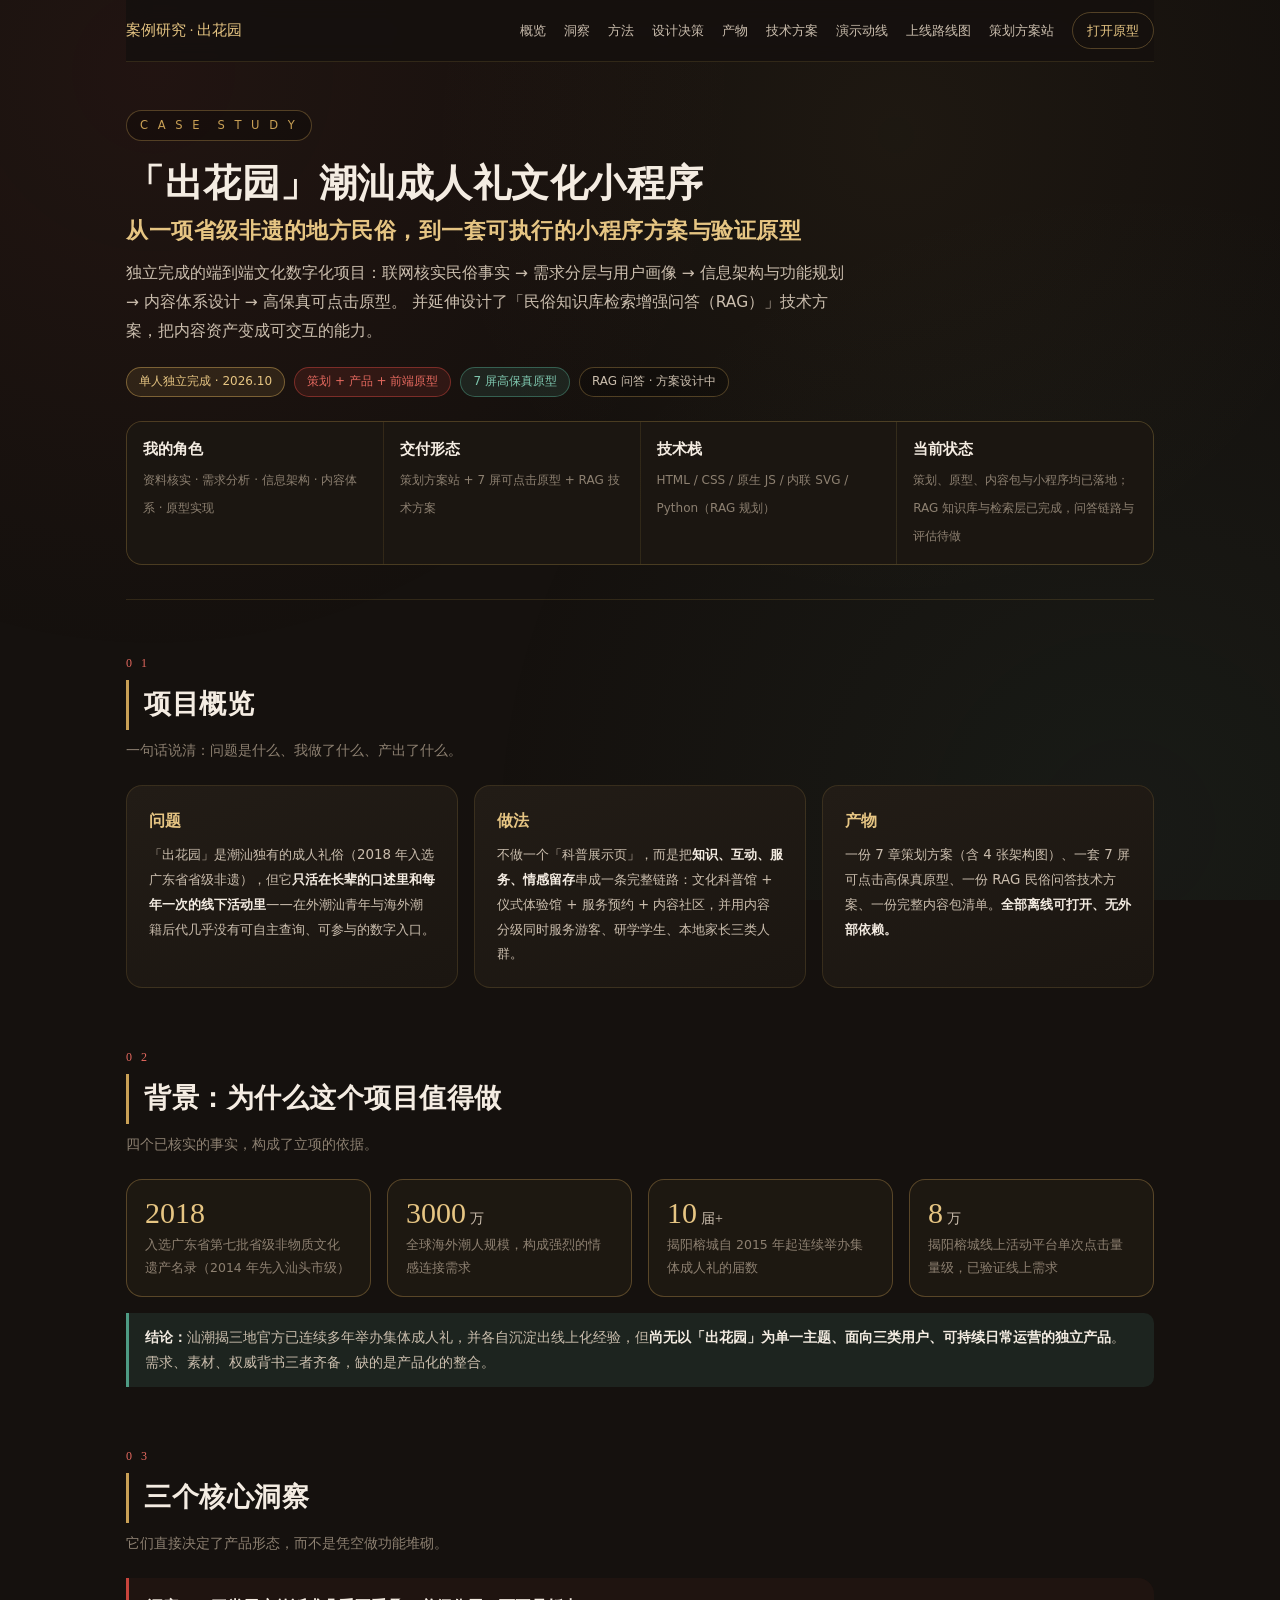
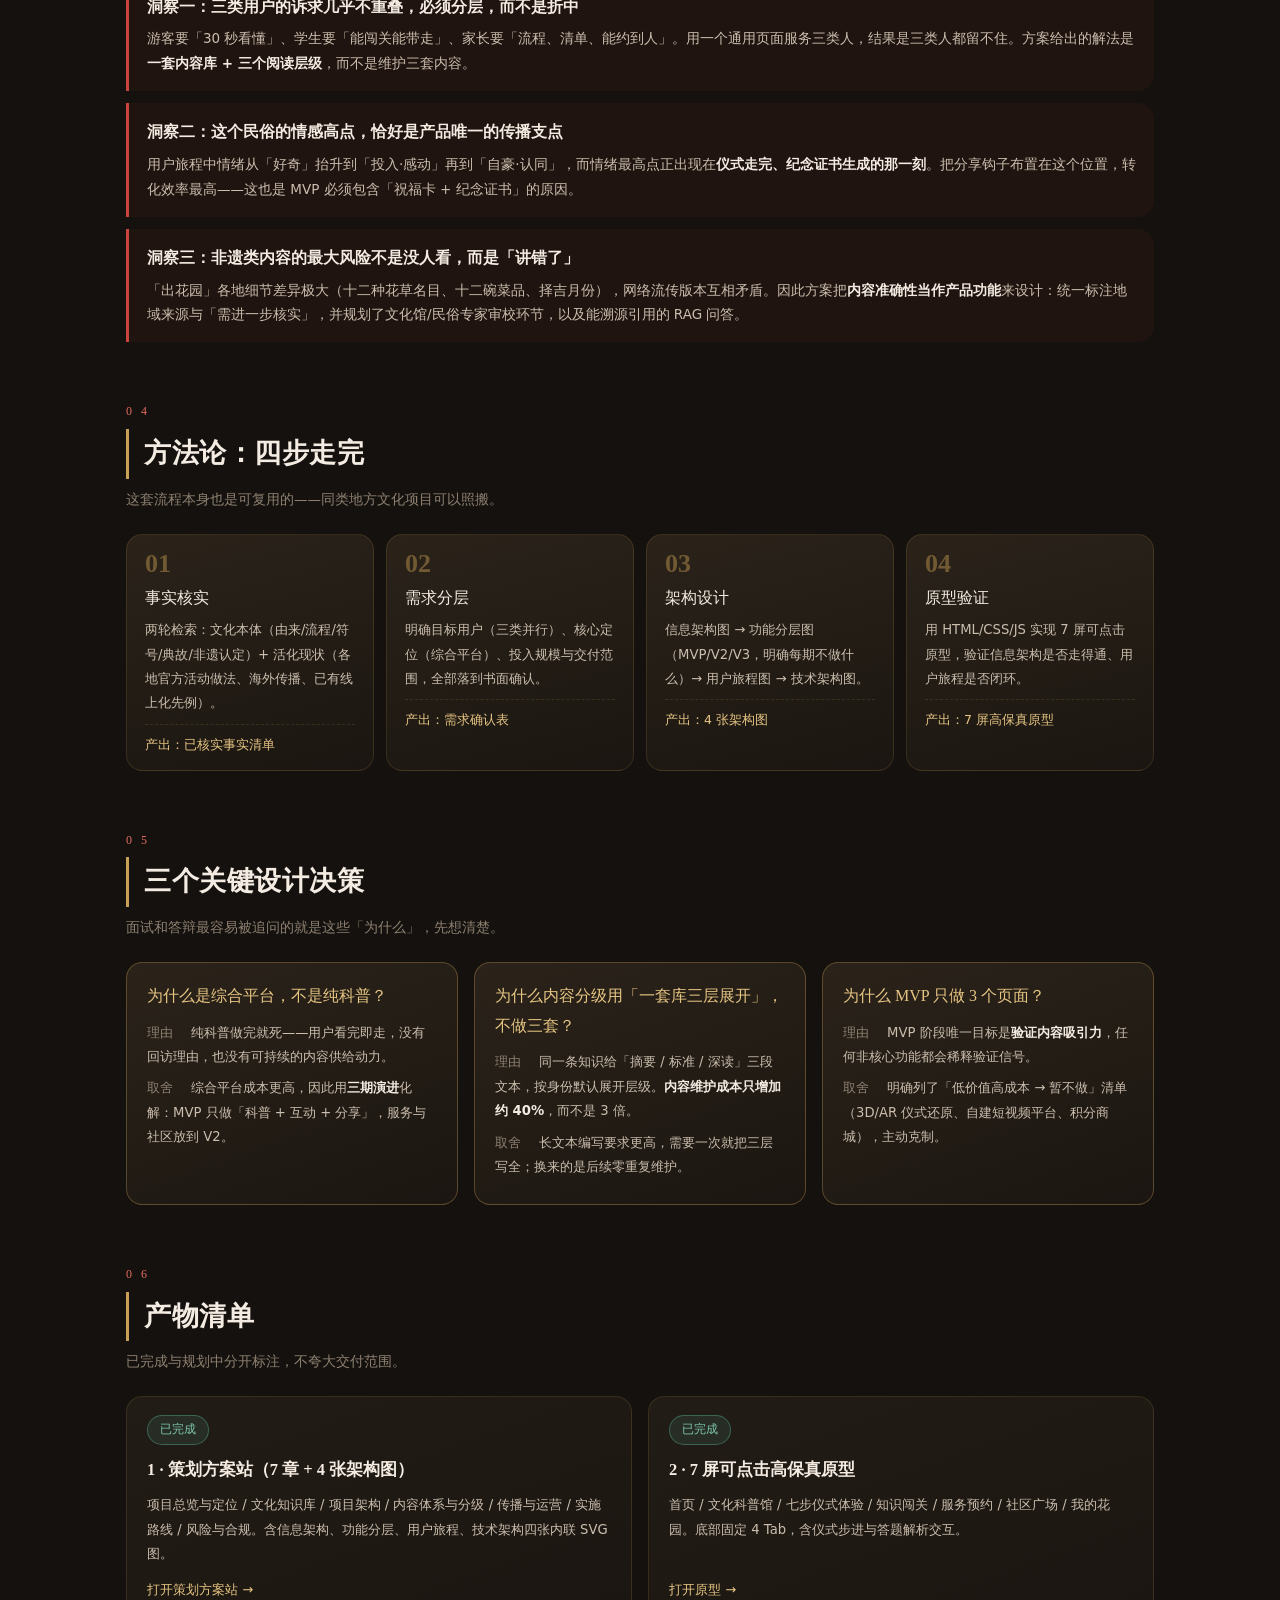
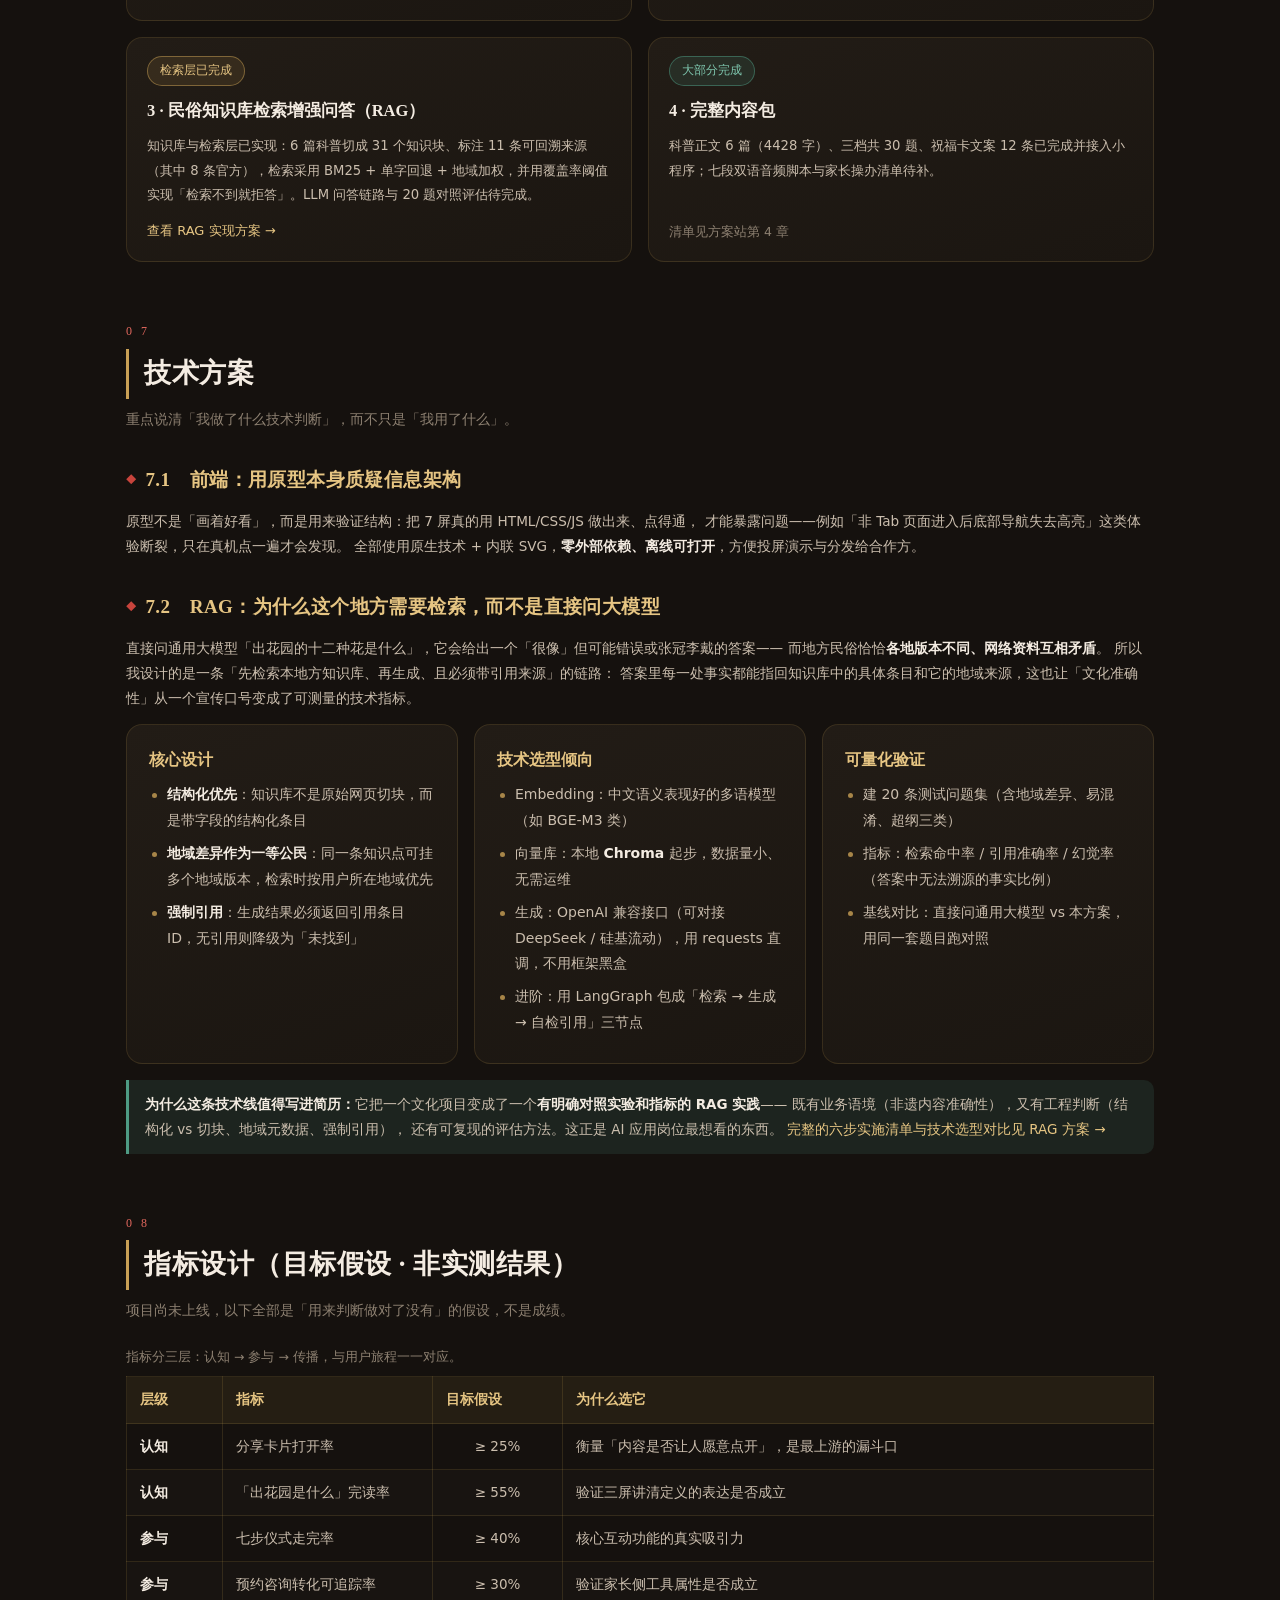
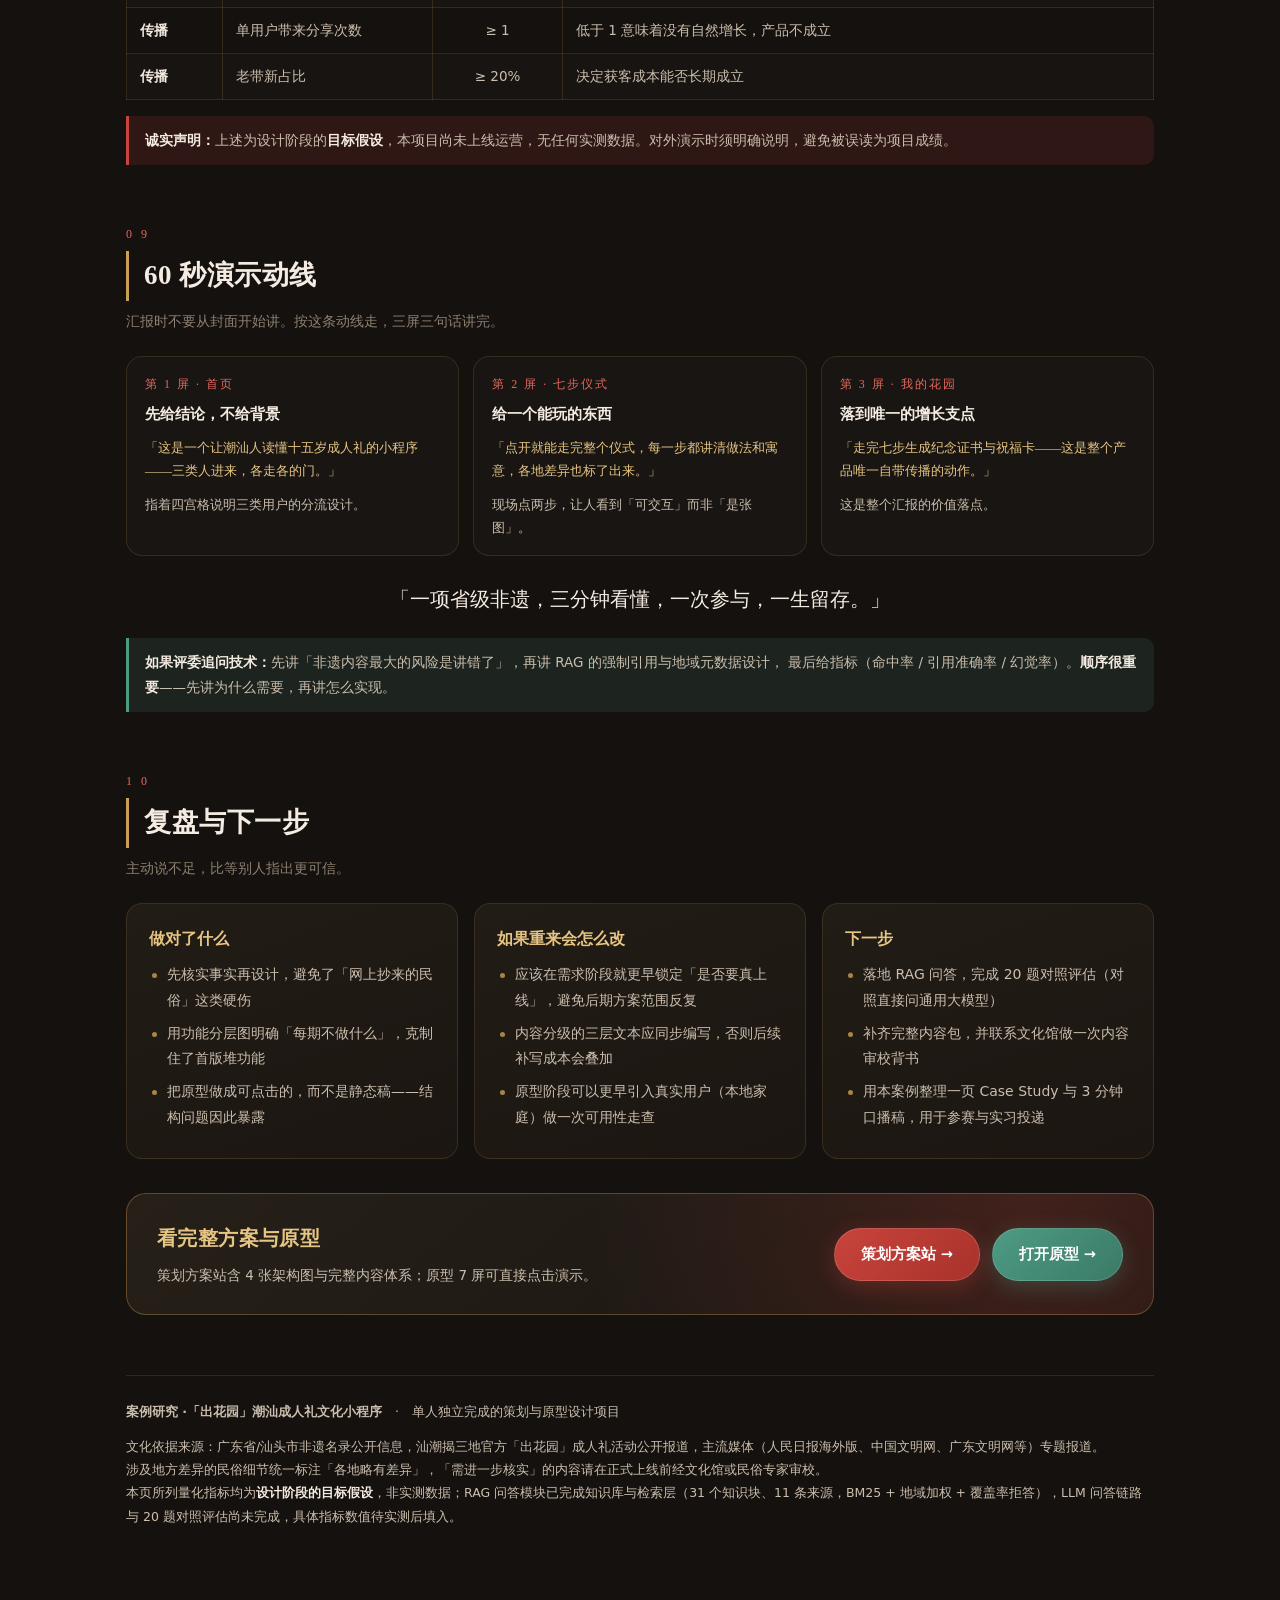
<file: case-study.html>
<!DOCTYPE html>
<html lang="zh-CN">
<head>
<meta charset="UTF-8">
<meta name="viewport" content="width=device-width, initial-scale=1">
<title>案例研究 ·「出花园」潮汕成人礼文化小程序</title>
<link rel="stylesheet" href="assets/styles.css">
<style>
/* ===== Case Study 页专用布局（单栏 + 顶部粘性导航） ===== */
.cs-nav {
  position: sticky; top: 0; z-index: 30;
  display: flex; align-items: center; gap: 18px; flex-wrap: wrap;
  padding: 12px 0;
  background: rgba(21,17,14,.88); backdrop-filter: blur(10px);
  border-bottom: 1px solid var(--line);
}
.cs-nav .lg { font-family: var(--serif); font-size: 14.5px; color: var(--gold-2); margin-right: auto; }
.cs-nav a { font-size: 13px; color: var(--ink-2); }
.cs-nav a:hover { color: var(--gold-2); text-decoration: none; }
.cs-nav .op {
  font-size: 12.5px; padding: 6px 14px; border-radius: 999px;
  border: 1px solid var(--line-2); color: var(--gold-2);
}

.cs-wrap { position: relative; z-index: 1; max-width: 1080px; margin: 0 auto; padding: 0 26px 120px; }

/* 封面 */
.cs-hero { padding: 48px 0 34px; border-bottom: 1px solid var(--line); }
.cs-hero .kick {
  display: inline-block; font-size: 11.5px; letter-spacing: 3px;
  color: var(--gold); border: 1px solid var(--line-2); border-radius: 999px;
  padding: 4px 13px; background: rgba(0,0,0,.25); margin-bottom: 18px;
}
.cs-hero h1 { font-family: var(--serif); font-size: 38px; line-height: 1.3; margin: 0 0 14px; letter-spacing: .5px; }
.cs-hero h1 em { font-style: normal; color: var(--gold-2); display: block; font-size: 22px; margin-top: 8px; }
.cs-hero .lede { max-width: 720px; font-size: 15.5px; color: var(--ink-2); margin: 0 0 22px; }

/* 事实条 */
.facts { display: grid; grid-template-columns: repeat(4, minmax(0,1fr)); gap: 1px; background: var(--line); border: 1px solid var(--line); border-radius: var(--r); overflow: hidden; margin: 24px 0 0; }
.facts div { background: var(--bg-soft); padding: 14px 16px; }
.facts b { display: block; font-family: var(--serif); font-size: 15px; color: var(--ink); margin-bottom: 3px; }
.facts span { font-size: 12px; color: var(--ink-3); }
@media (max-width: 860px) { .facts { grid-template-columns: repeat(2, 1fr); } }

/* 洞察卡 */
.insight { border-left: 3px solid var(--red); background: rgba(200,68,60,.06); border-radius: 0 var(--r) var(--r) 0; padding: 15px 18px; margin-bottom: 12px; }
.insight b { display: block; font-family: var(--serif); font-size: 15.5px; color: var(--ink); margin-bottom: 5px; }
.insight p { margin: 0; font-size: 13.5px; }

/* 决策卡 */
.dec { border: 1px solid var(--line-2); border-radius: var(--r); padding: 18px 20px; background: linear-gradient(160deg, var(--card-2), var(--bg-soft)); }
.dec .q { font-family: var(--serif); font-size: 16px; color: var(--gold-2); margin-bottom: 10px; }
.dec .kv { font-size: 13.2px; color: var(--ink-2); margin-bottom: 7px; }
.dec .kv i { font-style: normal; color: var(--ink-3); display: inline-block; min-width: 44px; }
.dec .kv strong { color: var(--ink); }

/* 产物卡 */
.out { display: flex; flex-direction: column; border: 1px solid var(--line); border-radius: var(--r); padding: 18px 20px; background: linear-gradient(160deg, var(--card), var(--bg-soft)); }
.out .st { align-self: flex-start; margin-bottom: 10px; }
.out h4 { margin: 0 0 8px; font-family: var(--serif); font-size: 16.5px; color: var(--ink); }
.out p { font-size: 13.2px; flex: 1; }
.out a.lk { font-size: 13px; color: var(--gold-2); }

/* 演示动线 */
.line3 { display: grid; grid-template-columns: repeat(3, minmax(0,1fr)); gap: 14px; }
@media (max-width: 860px) { .line3 { grid-template-columns: 1fr; } }
.l3 { border: 1px solid var(--line); border-radius: var(--r); padding: 16px 18px; background: rgba(255,255,255,.02); position: relative; }
.l3 .n { font-family: var(--serif); font-size: 12px; letter-spacing: 2px; color: var(--red-2); }
.l3 h4 { margin: 6px 0 8px; font-size: 15px; font-family: var(--serif); }
.l3 .say { font-size: 13.4px; color: var(--gold-2); font-family: var(--serif); line-height: 1.7; }

.closing { font-family: var(--serif); font-size: 20px; line-height: 1.7; color: var(--ink); text-align: center; margin: 26px 0 0; }
</style>
</head>
<body>

<div class="cs-wrap">

  <nav class="cs-nav">
    <span class="lg">案例研究 · 出花园</span>
    <a href="#overview">概览</a>
    <a href="#insight">洞察</a>
    <a href="#method">方法</a>
    <a href="#decisions">设计决策</a>
    <a href="#outputs">产物</a>
    <a href="#tech">技术方案</a>
    <a href="#demo">演示动线</a>
    <a href="deploy-guide.html">上线路线图</a>
    <a href="index.html">策划方案站</a>
    <a class="op" href="prototype.html">打开原型</a>
  </nav>

  <!-- ============ 封面 ============ -->
  <header class="cs-hero">
    <span class="kick">C A S E　S T U D Y</span>
    <h1>「出花园」潮汕成人礼文化小程序<em>从一项省级非遗的地方民俗，到一套可执行的小程序方案与验证原型</em></h1>
    <p class="lede">
      独立完成的端到端文化数字化项目：联网核实民俗事实 → 需求分层与用户画像 → 信息架构与功能规划 → 内容体系设计 → 高保真可点击原型。
      并延伸设计了「民俗知识库检索增强问答（RAG）」技术方案，把内容资产变成可交互的能力。
    </p>
    <div class="meta" style="display:flex;flex-wrap:wrap;gap:9px">
      <span class="pill gold">单人独立完成 · 2026.10</span>
      <span class="pill red">策划 + 产品 + 前端原型</span>
      <span class="pill jade">7 屏高保真原型</span>
      <span class="pill">RAG 问答 · 方案设计中</span>
    </div>

    <div class="facts">
      <div><b>我的角色</b><span>资料核实 · 需求分析 · 信息架构 · 内容体系 · 原型实现</span></div>
      <div><b>交付形态</b><span>策划方案站 + 7 屏可点击原型 + RAG 技术方案</span></div>
      <div><b>技术栈</b><span>HTML / CSS / 原生 JS / 内联 SVG / Python（RAG 规划）</span></div>
      <div><b>当前状态</b><span>策划、原型、内容包与小程序均已落地；RAG 知识库与检索层已完成，问答链路与评估待做</span></div>
    </div>
  </header>

  <!-- ============ 项目概览 ============ -->
  <section id="overview" style="margin-top:52px">
    <div class="sec-head">
      <div class="idx">0 1</div>
      <h2>项目概览</h2>
      <p class="sub">一句话说清：问题是什么、我做了什么、产出了什么。</p>
    </div>
    <div class="grid g3">
      <div class="card">
        <h4>问题</h4>
        <p style="font-size:13.4px">「出花园」是潮汕独有的成人礼俗（2018 年入选广东省省级非遗），但它<strong>只活在长辈的口述里和每年一次的线下活动里</strong>——在外潮汕青年与海外潮籍后代几乎没有可自主查询、可参与的数字入口。</p>
      </div>
      <div class="card">
        <h4>做法</h4>
        <p style="font-size:13.4px">不做一个「科普展示页」，而是把<strong>知识、互动、服务、情感留存</strong>串成一条完整链路：文化科普馆 + 仪式体验馆 + 服务预约 + 内容社区，并用内容分级同时服务游客、研学学生、本地家长三类人群。</p>
      </div>
      <div class="card">
        <h4>产物</h4>
        <p style="font-size:13.4px">一份 7 章策划方案（含 4 张架构图）、一套 7 屏可点击高保真原型、一份 RAG 民俗问答技术方案、一份完整内容包清单。<strong>全部离线可打开、无外部依赖。</strong></p>
      </div>
    </div>
  </section>

  <!-- ============ 背景 ============ -->
  <section id="background">
    <div class="sec-head">
      <div class="idx">0 2</div>
      <h2>背景：为什么这个项目值得做</h2>
      <p class="sub">四个已核实的事实，构成了立项的依据。</p>
    </div>
    <div class="grid g4">
      <div class="stat"><span class="n">2018</span><span class="l">入选广东省第七批省级非物质文化遗产名录（2014 年先入汕头市级）</span></div>
      <div class="stat"><span class="n">3000<small>万</small></span><span class="l">全球海外潮人规模，构成强烈的情感连接需求</span></div>
      <div class="stat"><span class="n">10<small>届+</small></span><span class="l">揭阳榕城自 2015 年起连续举办集体成人礼的届数</span></div>
      <div class="stat"><span class="n">8<small>万</small></span><span class="l">揭阳榕城线上活动平台单次点击量量级，已验证线上需求</span></div>
    </div>
    <div class="note">
      <b>结论：</b>汕潮揭三地官方已连续多年举办集体成人礼，并各自沉淀出线上化经验，但<strong>尚无以「出花园」为单一主题、面向三类用户、可持续日常运营的独立产品</strong>。需求、素材、权威背书三者齐备，缺的是产品化的整合。
    </div>
  </section>

  <!-- ============ 洞察 ============ -->
  <section id="insight">
    <div class="sec-head">
      <div class="idx">0 3</div>
      <h2>三个核心洞察</h2>
      <p class="sub">它们直接决定了产品形态，而不是凭空做功能堆砌。</p>
    </div>
    <div class="insight">
      <b>洞察一：三类用户的诉求几乎不重叠，必须分层，而不是折中</b>
      <p>游客要「30 秒看懂」、学生要「能闯关能带走」、家长要「流程、清单、能约到人」。用一个通用页面服务三类人，结果是三类人都留不住。方案给出的解法是<strong>一套内容库 + 三个阅读层级</strong>，而不是维护三套内容。</p>
    </div>
    <div class="insight">
      <b>洞察二：这个民俗的情感高点，恰好是产品唯一的传播支点</b>
      <p>用户旅程中情绪从「好奇」抬升到「投入·感动」再到「自豪·认同」，而情绪最高点正出现在<strong>仪式走完、纪念证书生成的那一刻</strong>。把分享钩子布置在这个位置，转化效率最高——这也是 MVP 必须包含「祝福卡 + 纪念证书」的原因。</p>
    </div>
    <div class="insight">
      <b>洞察三：非遗类内容的最大风险不是没人看，而是「讲错了」</b>
      <p>「出花园」各地细节差异极大（十二种花草名目、十二碗菜品、择吉月份），网络流传版本互相矛盾。因此方案把<strong>内容准确性当作产品功能</strong>来设计：统一标注地域来源与「需进一步核实」，并规划了文化馆/民俗专家审校环节，以及能溯源引用的 RAG 问答。</p>
    </div>
  </section>

  <!-- ============ 方法 ============ -->
  <section id="method">
    <div class="sec-head">
      <div class="idx">0 4</div>
      <h2>方法论：四步走完</h2>
      <p class="sub">这套流程本身也是可复用的——同类地方文化项目可以照搬。</p>
    </div>
    <div class="steps">
      <div class="step">
        <span class="no">01</span>
        <div class="tt">事实核实</div>
        <div class="do">两轮检索：文化本体（由来/流程/符号/典故/非遗认定）+ 活化现状（各地官方活动做法、海外传播、已有线上化先例）。</div>
        <div class="sy">产出：已核实事实清单</div>
      </div>
      <div class="step">
        <span class="no">02</span>
        <div class="tt">需求分层</div>
        <div class="do">明确目标用户（三类并行）、核心定位（综合平台）、投入规模与交付范围，全部落到书面确认。</div>
        <div class="sy">产出：需求确认表</div>
      </div>
      <div class="step">
        <span class="no">03</span>
        <div class="tt">架构设计</div>
        <div class="do">信息架构图 → 功能分层图（MVP/V2/V3，明确每期不做什么）→ 用户旅程图 → 技术架构图。</div>
        <div class="sy">产出：4 张架构图</div>
      </div>
      <div class="step">
        <span class="no">04</span>
        <div class="tt">原型验证</div>
        <div class="do">用 HTML/CSS/JS 实现 7 屏可点击原型，验证信息架构是否走得通、用户旅程是否闭环。</div>
        <div class="sy">产出：7 屏高保真原型</div>
      </div>
    </div>
  </section>

  <!-- ============ 关键设计决策 ============ -->
  <section id="decisions">
    <div class="sec-head">
      <div class="idx">0 5</div>
      <h2>三个关键设计决策</h2>
      <p class="sub">面试和答辩最容易被追问的就是这些「为什么」，先想清楚。</p>
    </div>
    <div class="grid g3">
      <div class="dec">
        <div class="q">为什么是综合平台，不是纯科普？</div>
        <div class="kv"><i>理由</i>纯科普做完就死——用户看完即走，没有回访理由，也没有可持续的内容供给动力。</div>
        <div class="kv"><i>取舍</i>综合平台成本更高，因此用<strong>三期演进</strong>化解：MVP 只做「科普 + 互动 + 分享」，服务与社区放到 V2。</div>
      </div>
      <div class="dec">
        <div class="q">为什么内容分级用「一套库三层展开」，不做三套？</div>
        <div class="kv"><i>理由</i>同一条知识给「摘要 / 标准 / 深读」三段文本，按身份默认展开层级。<strong>内容维护成本只增加约 40%</strong>，而不是 3 倍。</div>
        <div class="kv"><i>取舍</i>长文本编写要求更高，需要一次就把三层写全；换来的是后续零重复维护。</div>
      </div>
      <div class="dec">
        <div class="q">为什么 MVP 只做 3 个页面？</div>
        <div class="kv"><i>理由</i>MVP 阶段唯一目标是<strong>验证内容吸引力</strong>，任何非核心功能都会稀释验证信号。</div>
        <div class="kv"><i>取舍</i>明确列了「低价值高成本 → 暂不做」清单（3D/AR 仪式还原、自建短视频平台、积分商城），主动克制。</div>
      </div>
    </div>
  </section>

  <!-- ============ 产物 ============ -->
  <section id="outputs">
    <div class="sec-head">
      <div class="idx">0 6</div>
      <h2>产物清单</h2>
      <p class="sub">已完成与规划中分开标注，不夸大交付范围。</p>
    </div>
    <div class="grid g2">
      <div class="out">
        <span class="pill jade st">已完成</span>
        <h4>1 · 策划方案站（7 章 + 4 张架构图）</h4>
        <p>项目总览与定位 / 文化知识库 / 项目架构 / 内容体系与分级 / 传播与运营 / 实施路线 / 风险与合规。含信息架构、功能分层、用户旅程、技术架构四张内联 SVG 图。</p>
        <a class="lk" href="index.html">打开策划方案站 →</a>
      </div>
      <div class="out">
        <span class="pill jade st">已完成</span>
        <h4>2 · 7 屏可点击高保真原型</h4>
        <p>首页 / 文化科普馆 / 七步仪式体验 / 知识闯关 / 服务预约 / 社区广场 / 我的花园。底部固定 4 Tab，含仪式步进与答题解析交互。</p>
        <a class="lk" href="prototype.html">打开原型 →</a>
      </div>
      <div class="out">
        <span class="pill gold st">检索层已完成</span>
        <h4>3 · 民俗知识库检索增强问答（RAG）</h4>
        <p>知识库与检索层已实现：6 篇科普切成 31 个知识块、标注 11 条可回溯来源（其中 8 条官方），检索采用 BM25 + 单字回退 + 地域加权，并用覆盖率阈值实现「检索不到就拒答」。LLM 问答链路与 20 题对照评估待完成。</p>
        <a class="lk" href="rag-plan.html">查看 RAG 实现方案 →</a>
      </div>
      <div class="out">
        <span class="pill jade st">大部分完成</span>
        <h4>4 · 完整内容包</h4>
        <p>科普正文 6 篇（4428 字）、三档共 30 题、祝福卡文案 12 条已完成并接入小程序；七段双语音频脚本与家长操办清单待补。</p>
        <span style="font-size:12.5px;color:var(--ink-3)">清单见方案站第 4 章</span>
      </div>
    </div>
  </section>

  <!-- ============ 技术方案 ============ -->
  <section id="tech">
    <div class="sec-head">
      <div class="idx">0 7</div>
      <h2>技术方案</h2>
      <p class="sub">重点说清「我做了什么技术判断」，而不只是「我用了什么」。</p>
    </div>

    <h3>7.1　前端：用原型本身质疑信息架构</h3>
    <p style="font-size:13.6px">
      原型不是「画着好看」，而是用来验证结构：把 7 屏真的用 HTML/CSS/JS 做出来、点得通，
      才能暴露问题——例如「非 Tab 页面进入后底部导航失去高亮」这类体验断裂，只在真机点一遍才会发现。
      全部使用原生技术 + 内联 SVG，<strong>零外部依赖、离线可打开</strong>，方便投屏演示与分发给合作方。
    </p>

    <h3>7.2　RAG：为什么这个地方需要检索，而不是直接问大模型</h3>
    <p style="font-size:13.6px">
      直接问通用大模型「出花园的十二种花是什么」，它会给出一个「很像」但可能错误或张冠李戴的答案——
      而地方民俗恰恰<strong>各地版本不同、网络资料互相矛盾</strong>。
      所以我设计的是一条「先检索本地方知识库、再生成、且必须带引用来源」的链路：
      答案里每一处事实都能指回知识库中的具体条目和它的地域来源，这也让「文化准确性」从一个宣传口号变成了可测量的技术指标。
    </p>
    <div class="grid g3">
      <div class="card">
        <h4>核心设计</h4>
        <ul class="clean">
          <li><strong>结构化优先</strong>：知识库不是原始网页切块，而是带字段的结构化条目</li>
          <li><strong>地域差异作为一等公民</strong>：同一条知识点可挂多个地域版本，检索时按用户所在地域优先</li>
          <li><strong>强制引用</strong>：生成结果必须返回引用条目 ID，无引用则降级为「未找到」</li>
        </ul>
      </div>
      <div class="card">
        <h4>技术选型倾向</h4>
        <ul class="clean">
          <li>Embedding：中文语义表现好的多语模型（如 BGE-M3 类）</li>
          <li>向量库：本地 <strong>Chroma</strong> 起步，数据量小、无需运维</li>
          <li>生成：OpenAI 兼容接口（可对接 DeepSeek / 硅基流动），用 requests 直调，不用框架黑盒</li>
          <li>进阶：用 LangGraph 包成「检索 → 生成 → 自检引用」三节点</li>
        </ul>
      </div>
      <div class="card">
        <h4>可量化验证</h4>
        <ul class="clean">
          <li>建 20 条测试问题集（含地域差异、易混淆、超纲三类）</li>
          <li>指标：检索命中率 / 引用准确率 / 幻觉率（答案中无法溯源的事实比例）</li>
          <li>基线对比：直接问通用大模型 vs 本方案，用同一套题目跑对照</li>
        </ul>
      </div>
    </div>
    <div class="note">
      <b>为什么这条技术线值得写进简历：</b>它把一个文化项目变成了一个<strong>有明确对照实验和指标的 RAG 实践</strong>——
      既有业务语境（非遗内容准确性），又有工程判断（结构化 vs 切块、地域元数据、强制引用），
      还有可复现的评估方法。这正是 AI 应用岗位最想看的东西。
      <a href="rag-plan.html">完整的六步实施清单与技术选型对比见 RAG 方案 →</a>
    </div>
  </section>

  <!-- ============ 指标假设 ============ -->
  <section id="metrics">
    <div class="sec-head">
      <div class="idx">0 8</div>
      <h2>指标设计（目标假设 · 非实测结果）</h2>
      <p class="sub">项目尚未上线，以下全部是「用来判断做对了没有」的假设，不是成绩。</p>
    </div>
    <table class="tbl">
      <caption>指标分三层：认知 → 参与 → 传播，与用户旅程一一对应。</caption>
      <thead>
        <tr><th style="width:96px">层级</th><th style="width:210px">指标</th><th style="width:130px">目标假设</th><th>为什么选它</th></tr>
      </thead>
      <tbody>
        <tr><td class="item">认知</td><td>分享卡片打开率</td><td class="c">≥ 25%</td><td>衡量「内容是否让人愿意点开」，是最上游的漏斗口</td></tr>
        <tr><td class="item">认知</td><td>「出花园是什么」完读率</td><td class="c">≥ 55%</td><td>验证三屏讲清定义的表达是否成立</td></tr>
        <tr><td class="item">参与</td><td>七步仪式走完率</td><td class="c">≥ 40%</td><td>核心互动功能的真实吸引力</td></tr>
        <tr><td class="item">参与</td><td>预约咨询转化可追踪率</td><td class="c">≥ 30%</td><td>验证家长侧工具属性是否成立</td></tr>
        <tr><td class="item">传播</td><td>单用户带来分享次数</td><td class="c">≥ 1</td><td>低于 1 意味着没有自然增长，产品不成立</td></tr>
        <tr><td class="item">传播</td><td>老带新占比</td><td class="c">≥ 20%</td><td>决定获客成本能否长期成立</td></tr>
      </tbody>
    </table>
    <div class="warn"><b>诚实声明：</b>上述为设计阶段的<strong>目标假设</strong>，本项目尚未上线运营，无任何实测数据。对外演示时须明确说明，避免被误读为项目成绩。</div>
  </section>

  <!-- ============ 演示动线 ============ -->
  <section id="demo">
    <div class="sec-head">
      <div class="idx">0 9</div>
      <h2>60 秒演示动线</h2>
      <p class="sub">汇报时不要从封面开始讲。按这条动线走，三屏三句话讲完。</p>
    </div>
    <div class="line3">
      <div class="l3">
        <div class="n">第 1 屏 · 首页</div>
        <h4>先给结论，不给背景</h4>
        <div class="say">「这是一个让潮汕人读懂十五岁成人礼的小程序——三类人进来，各走各的门。」</div>
        <p style="font-size:12.6px;margin:10px 0 0">指着四宫格说明三类用户的分流设计。</p>
      </div>
      <div class="l3">
        <div class="n">第 2 屏 · 七步仪式</div>
        <h4>给一个能玩的东西</h4>
        <div class="say">「点开就能走完整个仪式，每一步都讲清做法和寓意，各地差异也标了出来。」</div>
        <p style="font-size:12.6px;margin:10px 0 0">现场点两步，让人看到「可交互」而非「是张图」。</p>
      </div>
      <div class="l3">
        <div class="n">第 3 屏 · 我的花园</div>
        <h4>落到唯一的增长支点</h4>
        <div class="say">「走完七步生成纪念证书与祝福卡——这是整个产品唯一自带传播的动作。」</div>
        <p style="font-size:12.6px;margin:10px 0 0">这是整个汇报的价值落点。</p>
      </div>
    </div>
    <p class="closing">「一项省级非遗，三分钟看懂，一次参与，一生留存。」</p>
    <div class="note" style="margin-top:22px">
      <b>如果评委追问技术：</b>先讲「非遗内容最大的风险是讲错了」，再讲 RAG 的强制引用与地域元数据设计，
      最后给指标（命中率 / 引用准确率 / 幻觉率）。<strong>顺序很重要</strong>——先讲为什么需要，再讲怎么实现。
    </div>
  </section>

  <!-- ============ 复盘 ============ -->
  <section id="review">
    <div class="sec-head">
      <div class="idx">1 0</div>
      <h2>复盘与下一步</h2>
      <p class="sub">主动说不足，比等别人指出更可信。</p>
    </div>
    <div class="grid g3">
      <div class="card">
        <h4>做对了什么</h4>
        <ul class="clean">
          <li>先核实事实再设计，避免了「网上抄来的民俗」这类硬伤</li>
          <li>用功能分层图明确「每期不做什么」，克制住了首版堆功能</li>
          <li>把原型做成可点击的，而不是静态稿——结构问题因此暴露</li>
        </ul>
      </div>
      <div class="card">
        <h4>如果重来会怎么改</h4>
        <ul class="clean">
          <li>应该在需求阶段就更早锁定「是否要真上线」，避免后期方案范围反复</li>
          <li>内容分级的三层文本应同步编写，否则后续补写成本会叠加</li>
          <li>原型阶段可以更早引入真实用户（本地家庭）做一次可用性走查</li>
        </ul>
      </div>
      <div class="card">
        <h4>下一步</h4>
        <ul class="clean">
          <li>落地 RAG 问答，完成 20 题对照评估（对照直接问通用大模型）</li>
          <li>补齐完整内容包，并联系文化馆做一次内容审校背书</li>
          <li>用本案例整理一页 Case Study 与 3 分钟口播稿，用于参赛与实习投递</li>
        </ul>
      </div>
    </div>

    <div class="cta">
      <div>
        <h3>看完整方案与原型</h3>
        <p>策划方案站含 4 张架构图与完整内容体系；原型 7 屏可直接点击演示。</p>
      </div>
      <div style="display:flex;gap:12px;flex-wrap:wrap">
        <a class="btn" href="index.html">策划方案站 →</a>
        <a class="btn" href="prototype.html" style="background:linear-gradient(135deg,#4E9B84,#3A7A66);box-shadow:0 6px 22px rgba(78,155,132,.3)">打开原型 →</a>
      </div>
    </div>
  </section>

  <footer>
    <p><b>案例研究 ·「出花园」潮汕成人礼文化小程序</b>　·　单人独立完成的策划与原型设计项目</p>
    <p>
      文化依据来源：广东省/汕头市非遗名录公开信息，汕潮揭三地官方「出花园」成人礼活动公开报道，主流媒体（人民日报海外版、中国文明网、广东文明网等）专题报道。<br>
      涉及地方差异的民俗细节统一标注「各地略有差异」，「需进一步核实」的内容请在正式上线前经文化馆或民俗专家审校。<br>
      本页所列量化指标均为<strong>设计阶段的目标假设</strong>，非实测数据；RAG 问答模块已完成知识库与检索层（31 个知识块、11 条来源，BM25 + 地域加权 + 覆盖率拒答），LLM 问答链路与 20 题对照评估尚未完成，具体指标数值待实测后填入。
    </p>
  </footer>

</div>
</body>
</html>
</file>
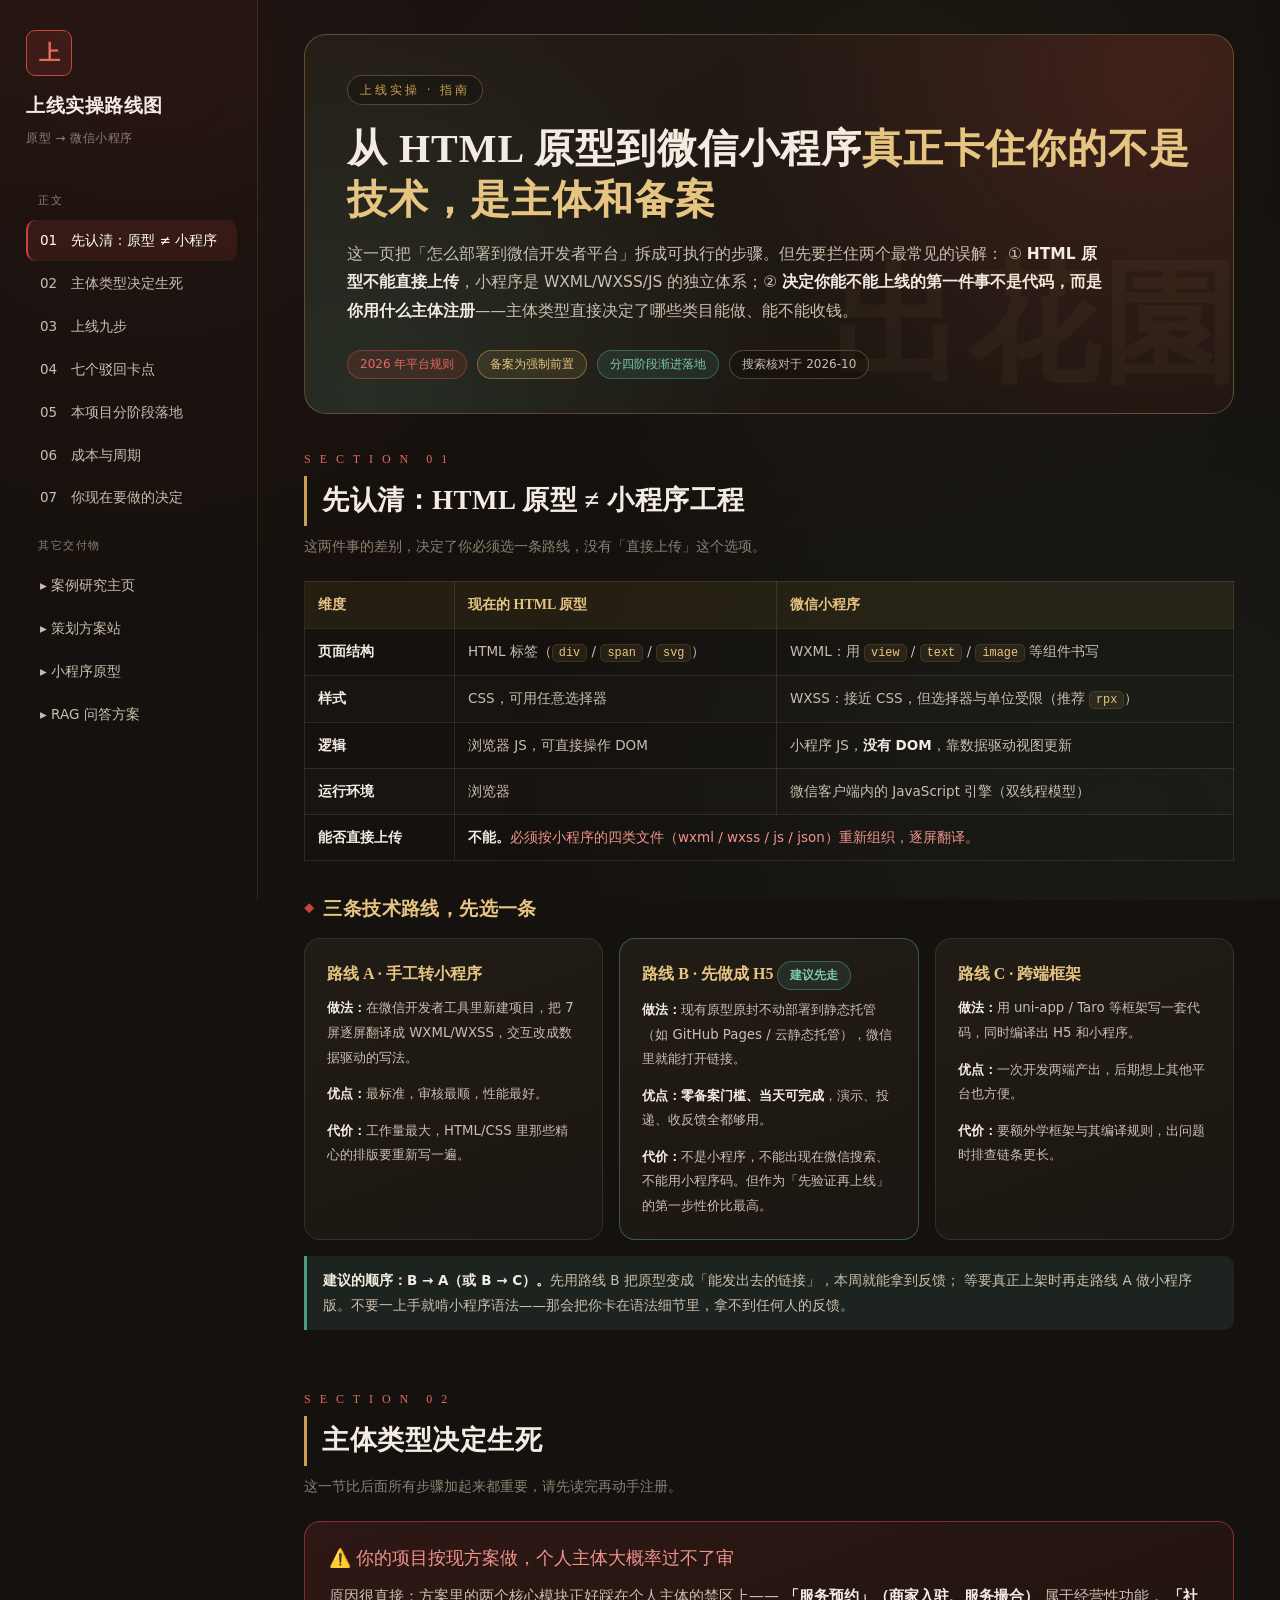
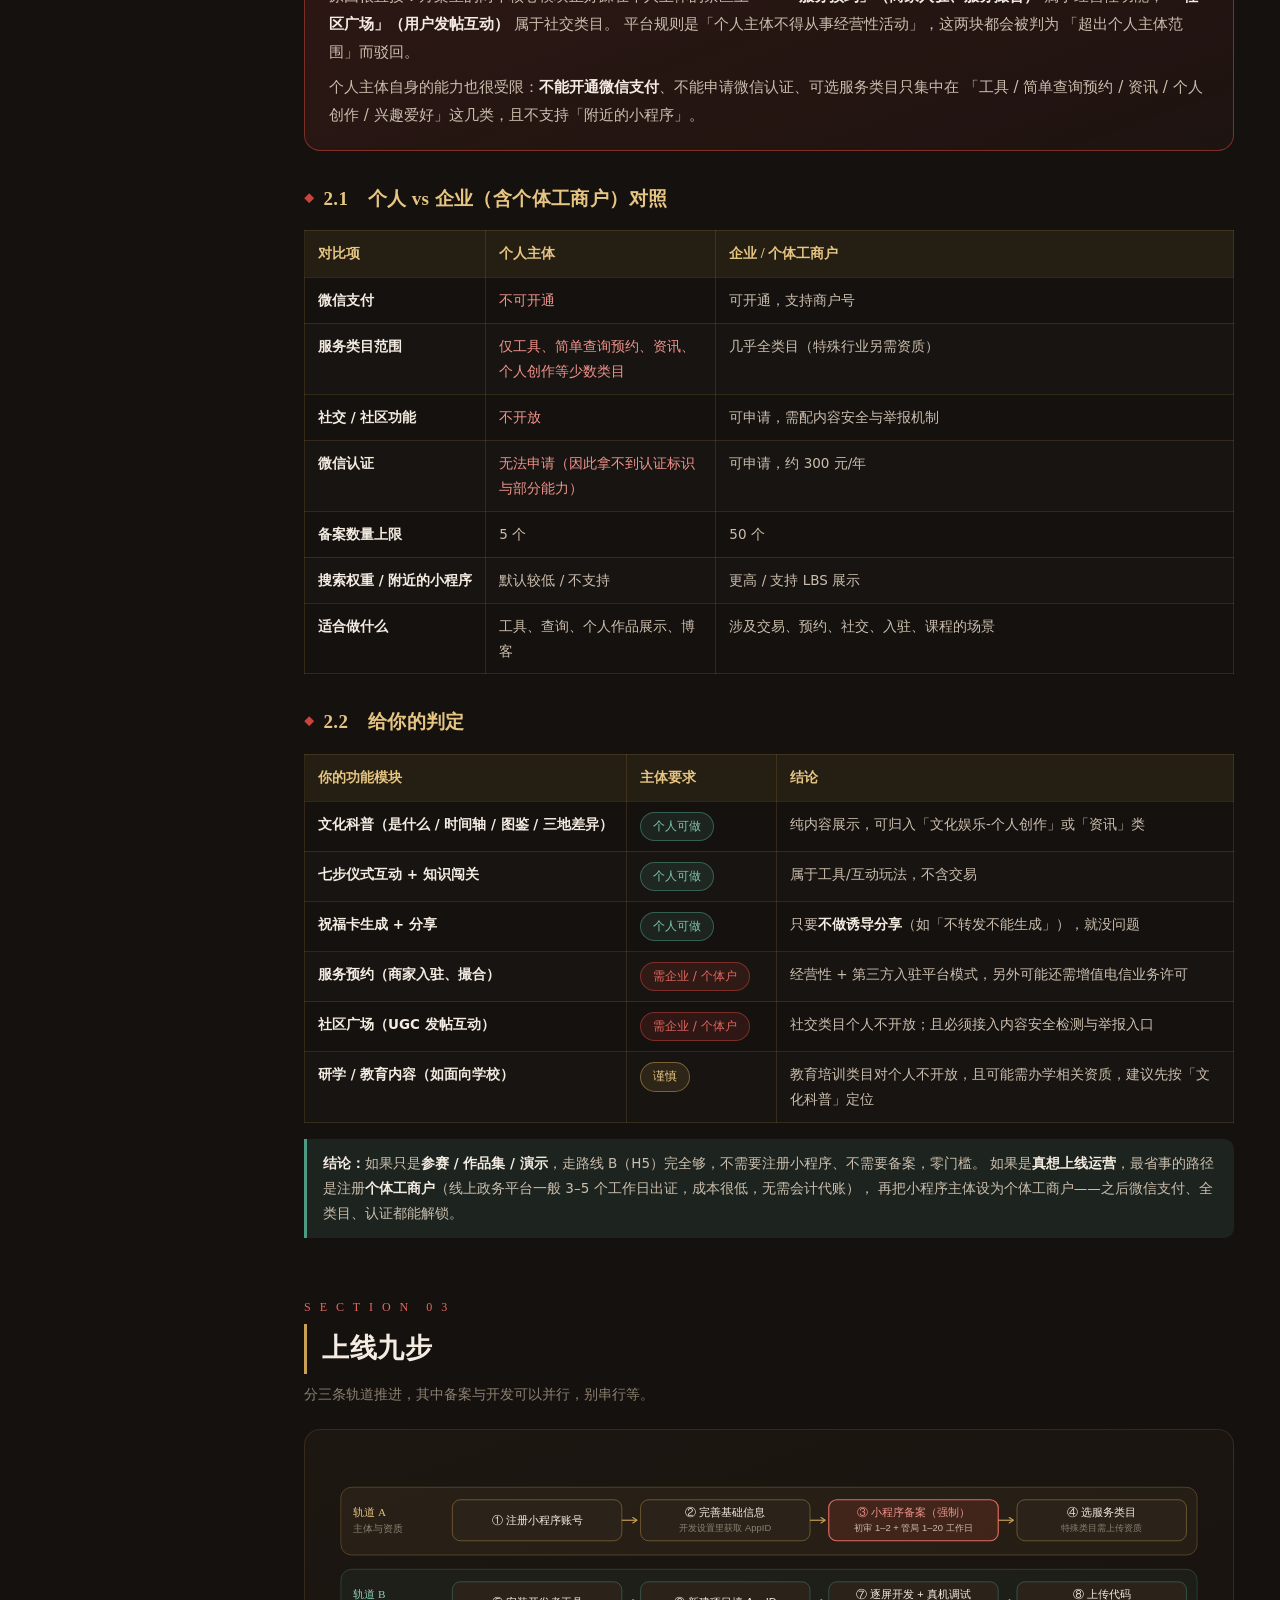
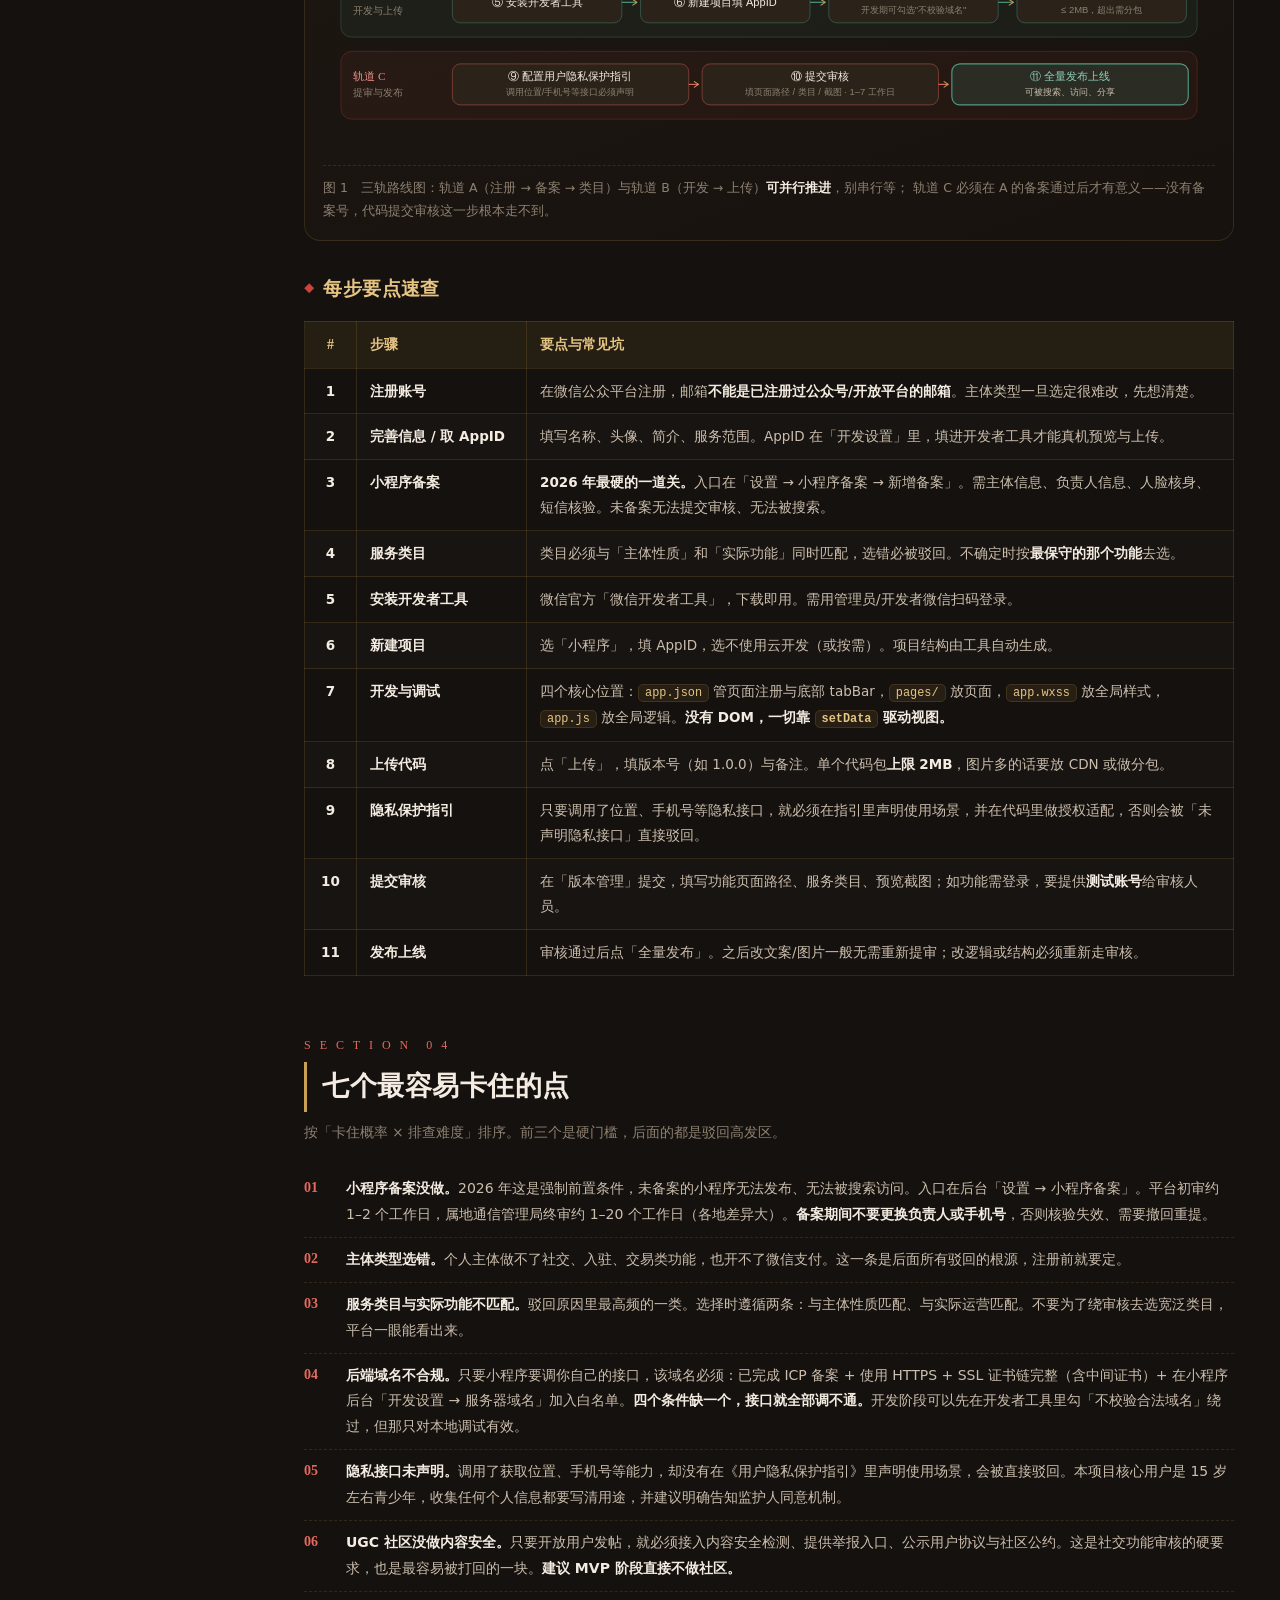
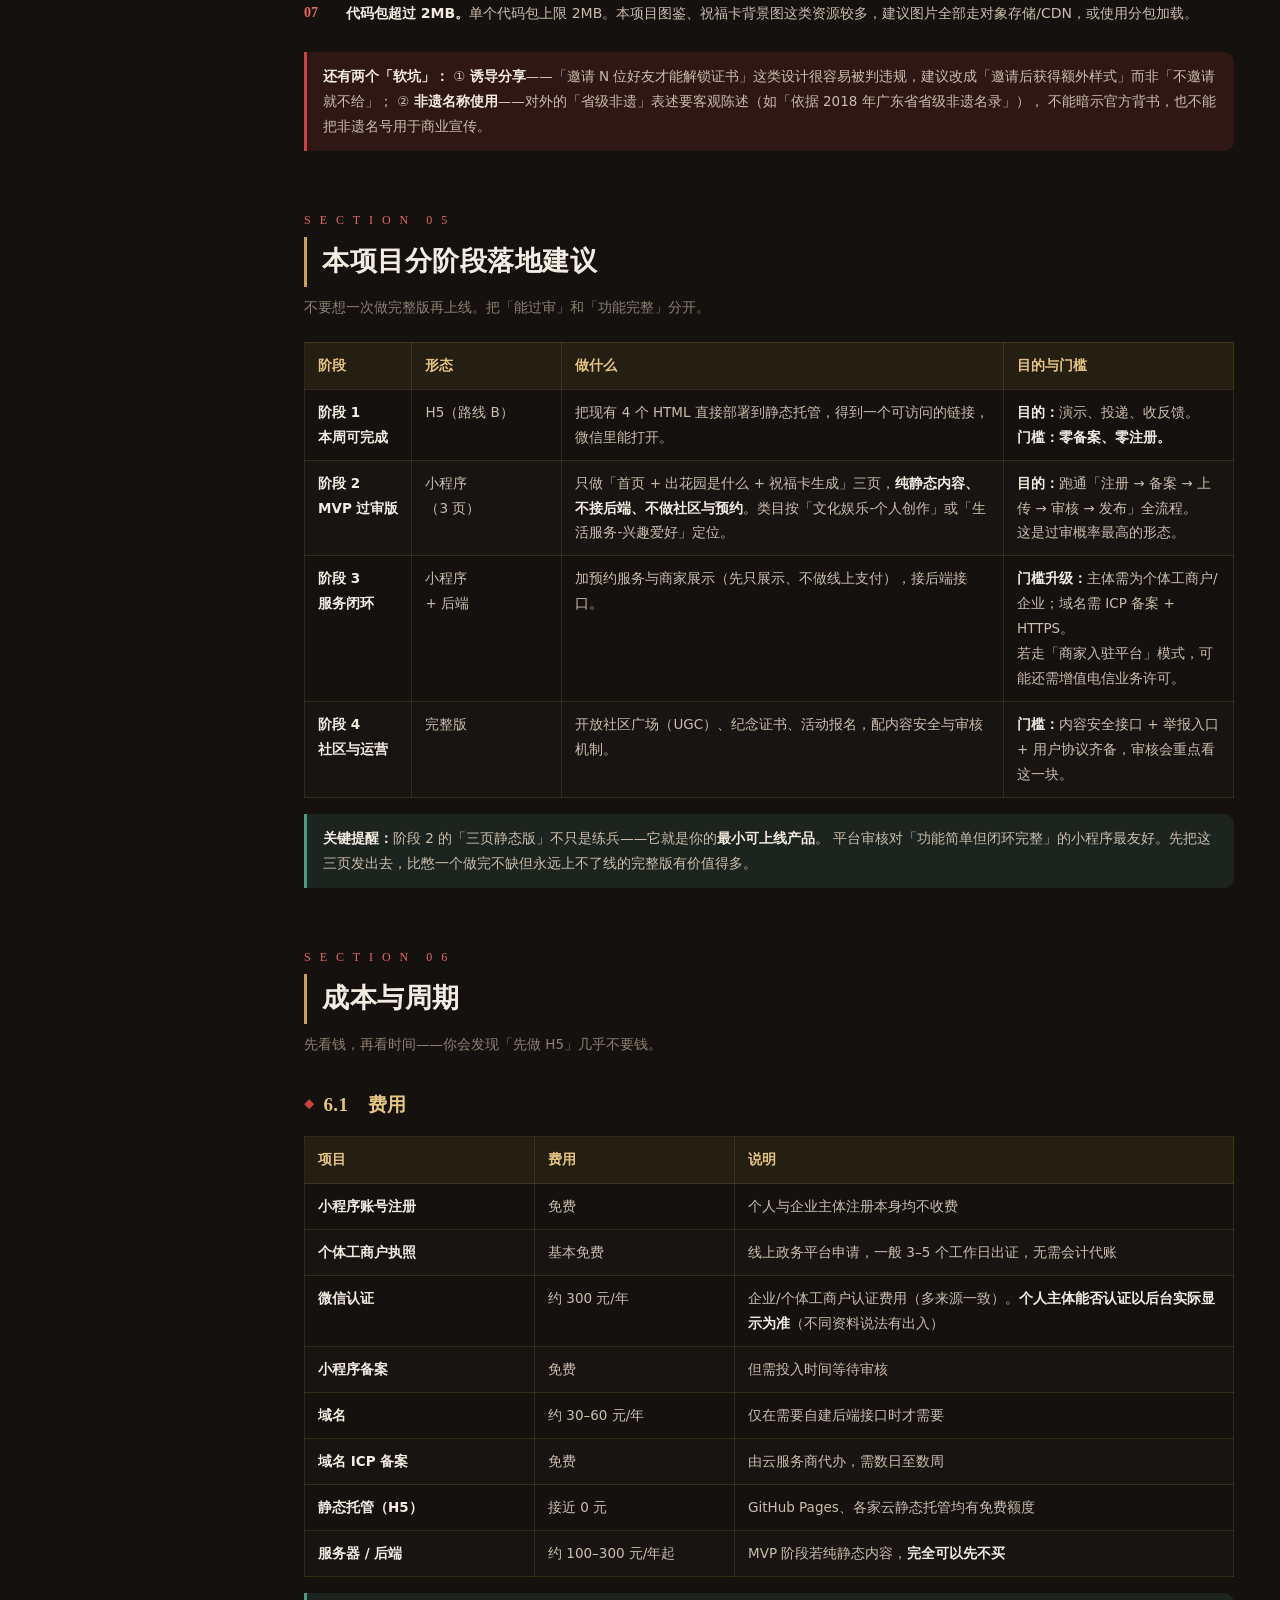
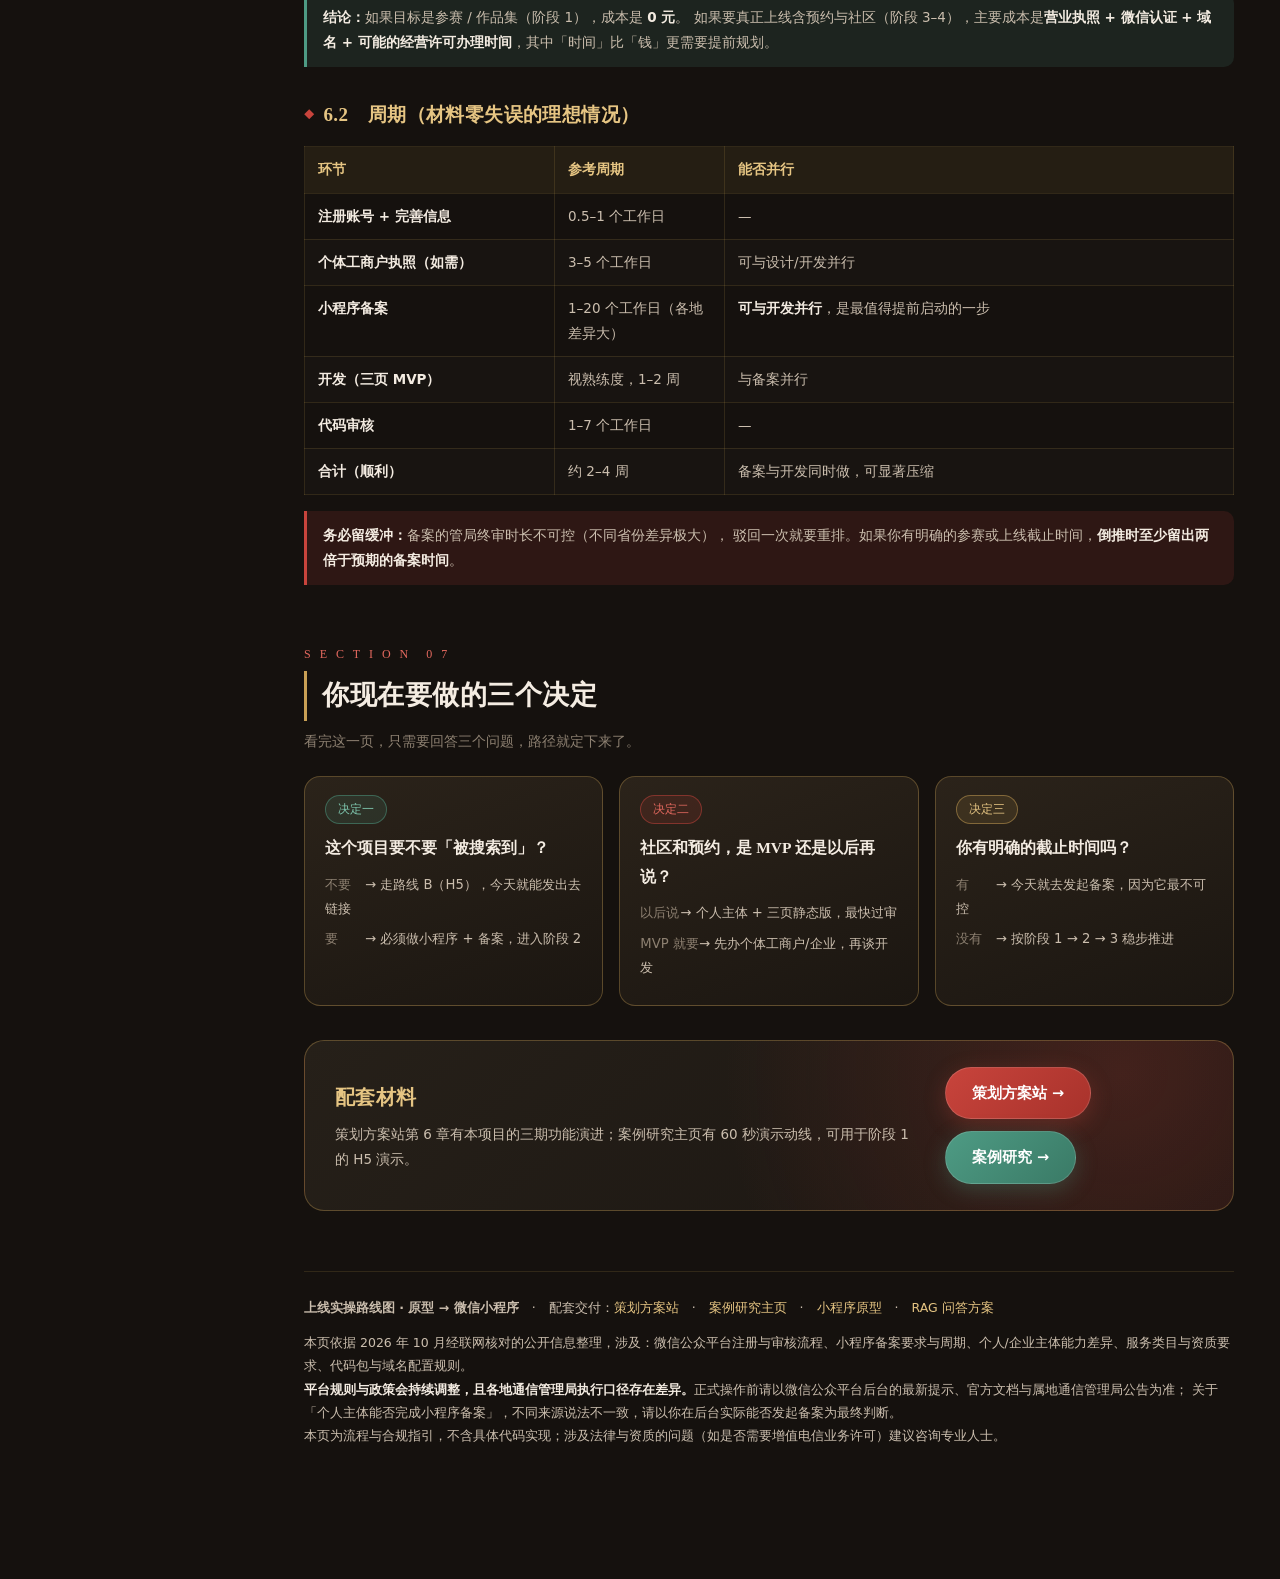
<file: deploy-guide.html>
<!DOCTYPE html>
<html lang="zh-CN">
<head>
<meta charset="UTF-8">
<meta name="viewport" content="width=device-width, initial-scale=1">
<title>上线实操路线图 · 原型 → 微信小程序</title>
<link rel="stylesheet" href="assets/styles.css">
<style>
.warnbig {
  border: 1px solid rgba(200,68,60,.55);
  border-radius: var(--r);
  padding: 20px 24px;
  background: linear-gradient(160deg, rgba(200,68,60,.14), rgba(200,68,60,.05));
  margin: 20px 0;
}
.warnbig .t { font-family: var(--serif); font-size: 18px; color: #F0938B; margin-bottom: 8px; }
.warnbig p { margin: 0 0 8px; }
.warnbig p:last-child { margin-bottom: 0; }

.choice { border: 1px solid var(--line-2); border-radius: var(--r); padding: 18px 20px; background: linear-gradient(160deg, var(--card-2), var(--bg-soft)); }
.choice .h { display: flex; align-items: center; gap: 10px; margin-bottom: 10px; }
.choice .h b { font-family: var(--serif); font-size: 16px; color: var(--ink); }
.choice .kv { font-size: 13.2px; color: var(--ink-2); margin-bottom: 6px; }
.choice .kv i { font-style: normal; color: var(--ink-3); display: inline-block; min-width: 40px; }
</style>
</head>
<body>
<div class="wrap">

<aside class="side">
  <div class="brand">
    <div class="seal">上</div>
    <h1>上线实操路线图</h1>
    <p>原型 → 微信小程序</p>
  </div>
  <nav>
    <div class="navgrp">正文</div>
    <a href="#s1" class="on">01　先认清：原型 ≠ 小程序</a>
    <a href="#s2">02　主体类型决定生死</a>
    <a href="#s3">03　上线九步</a>
    <a href="#s4">04　七个驳回卡点</a>
    <a href="#s5">05　本项目分阶段落地</a>
    <a href="#s6">06　成本与周期</a>
    <a href="#s7">07　你现在要做的决定</a>
    <div class="navgrp">其它交付物</div>
    <a href="case-study.html">▸ 案例研究主页</a>
    <a href="index.html">▸ 策划方案站</a>
    <a href="prototype.html">▸ 小程序原型</a>
    <a href="rag-plan.html">▸ RAG 问答方案</a>
  </nav>
</aside>

<main class="main">

<header class="hero">
  <span class="kicker">上线实操 · 指南</span>
  <h1>从 HTML 原型到微信小程序<em>真正卡住你的不是技术，是主体和备案</em></h1>
  <p class="lede">
    这一页把「怎么部署到微信开发者平台」拆成可执行的步骤。但先要拦住两个最常见的误解：
    ① <strong>HTML 原型不能直接上传</strong>，小程序是 WXML/WXSS/JS 的独立体系；②
    <strong>决定你能不能上线的第一件事不是代码，而是你用什么主体注册</strong>——主体类型直接决定了哪些类目能做、能不能收钱。
  </p>
  <div class="meta">
    <span class="pill red">2026 年平台规则</span>
    <span class="pill gold">备案为强制前置</span>
    <span class="pill jade">分四阶段渐进落地</span>
    <span class="pill">搜索核对于 2026-10</span>
  </div>
</header>

<!-- ============ 01 ============ -->
<section id="s1">
  <div class="sec-head">
    <div class="idx">S E C T I O N　0 1</div>
    <h2>先认清：HTML 原型 ≠ 小程序工程</h2>
    <p class="sub">这两件事的差别，决定了你必须选一条路线，没有「直接上传」这个选项。</p>
  </div>

  <table class="tbl">
    <thead><tr><th style="width:150px">维度</th><th>现在的 HTML 原型</th><th>微信小程序</th></tr></thead>
    <tbody>
      <tr><td class="item">页面结构</td><td>HTML 标签（<code>div</code> / <code>span</code> / <code>svg</code>）</td><td>WXML：用 <code>view</code> / <code>text</code> / <code>image</code> 等组件书写</td></tr>
      <tr><td class="item">样式</td><td>CSS，可用任意选择器</td><td>WXSS：接近 CSS，但选择器与单位受限（推荐 <code>rpx</code>）</td></tr>
      <tr><td class="item">逻辑</td><td>浏览器 JS，可直接操作 DOM</td><td>小程序 JS，<strong>没有 DOM</strong>，靠数据驱动视图更新</td></tr>
      <tr><td class="item">运行环境</td><td>浏览器</td><td>微信客户端内的 JavaScript 引擎（双线程模型）</td></tr>
      <tr><td class="item">能否直接上传</td><td colspan="2" style="color:#F0938B"><strong>不能。</strong>必须按小程序的四类文件（wxml / wxss / js / json）重新组织，逐屏翻译。</td></tr>
    </tbody>
  </table>

  <h3>三条技术路线，先选一条</h3>
  <div class="grid g3">
    <div class="card">
      <h4>路线 A · 手工转小程序</h4>
      <p style="font-size:13.3px"><strong>做法：</strong>在微信开发者工具里新建项目，把 7 屏逐屏翻译成 WXML/WXSS，交互改成数据驱动的写法。</p>
      <p style="font-size:13.3px"><strong>优点：</strong>最标准，审核最顺，性能最好。</p>
      <p style="font-size:13.3px;margin-bottom:0"><strong>代价：</strong>工作量最大，HTML/CSS 里那些精心的排版要重新写一遍。</p>
    </div>
    <div class="card" style="border-color:rgba(78,155,132,.5)">
      <h4>路线 B · 先做成 H5 <span class="pill jade">建议先走</span></h4>
      <p style="font-size:13.3px"><strong>做法：</strong>现有原型原封不动部署到静态托管（如 GitHub Pages / 云静态托管），微信里就能打开链接。</p>
      <p style="font-size:13.3px"><strong>优点：</strong><strong>零备案门槛、当天可完成</strong>，演示、投递、收反馈全都够用。</p>
      <p style="font-size:13.3px;margin-bottom:0"><strong>代价：</strong>不是小程序，不能出现在微信搜索、不能用小程序码。但作为「先验证再上线」的第一步性价比最高。</p>
    </div>
    <div class="card">
      <h4>路线 C · 跨端框架</h4>
      <p style="font-size:13.3px"><strong>做法：</strong>用 uni-app / Taro 等框架写一套代码，同时编译出 H5 和小程序。</p>
      <p style="font-size:13.3px"><strong>优点：</strong>一次开发两端产出，后期想上其他平台也方便。</p>
      <p style="font-size:13.3px;margin-bottom:0"><strong>代价：</strong>要额外学框架与其编译规则，出问题时排查链条更长。</p>
    </div>
  </div>
  <div class="note">
    <b>建议的顺序：B → A（或 B → C）。</b>先用路线 B 把原型变成「能发出去的链接」，本周就能拿到反馈；
    等要真正上架时再走路线 A 做小程序版。不要一上手就啃小程序语法——那会把你卡在语法细节里，拿不到任何人的反馈。
  </div>
</section>

<!-- ============ 02 ============ -->
<section id="s2">
  <div class="sec-head">
    <div class="idx">S E C T I O N　0 2</div>
    <h2>主体类型决定生死</h2>
    <p class="sub">这一节比后面所有步骤加起来都重要，请先读完再动手注册。</p>
  </div>

  <div class="warnbig">
    <div class="t">⚠️ 你的项目按现方案做，个人主体大概率过不了审</div>
    <p>
      原因很直接：方案里的两个核心模块正好踩在个人主体的禁区上——
      <strong>「服务预约」（商家入驻、服务撮合）</strong> 属于经营性功能，
      <strong>「社区广场」（用户发帖互动）</strong> 属于社交类目。
      平台规则是「个人主体不得从事经营性活动」，这两块都会被判为
      「超出个人主体范围」而驳回。
    </p>
    <p style="margin-bottom:0">
      个人主体自身的能力也很受限：<strong>不能开通微信支付</strong>、不能申请微信认证、可选服务类目只集中在
      「工具 / 简单查询预约 / 资讯 / 个人创作 / 兴趣爱好」这几类，且不支持「附近的小程序」。
    </p>
  </div>

  <h3>2.1　个人 vs 企业（含个体工商户）对照</h3>
  <table class="tbl">
    <thead><tr><th style="width:170px">对比项</th><th style="width:230px">个人主体</th><th>企业 / 个体工商户</th></tr></thead>
    <tbody>
      <tr><td class="item">微信支付</td><td style="color:#F0938B">不可开通</td><td>可开通，支持商户号</td></tr>
      <tr><td class="item">服务类目范围</td><td style="color:#F0938B">仅工具、简单查询预约、资讯、个人创作等少数类目</td><td>几乎全类目（特殊行业另需资质）</td></tr>
      <tr><td class="item">社交 / 社区功能</td><td style="color:#F0938B">不开放</td><td>可申请，需配内容安全与举报机制</td></tr>
      <tr><td class="item">微信认证</td><td style="color:#F0938B">无法申请（因此拿不到认证标识与部分能力）</td><td>可申请，约 300 元/年</td></tr>
      <tr><td class="item">备案数量上限</td><td>5 个</td><td>50 个</td></tr>
      <tr><td class="item">搜索权重 / 附近的小程序</td><td>默认较低 / 不支持</td><td>更高 / 支持 LBS 展示</td></tr>
      <tr><td class="item">适合做什么</td><td>工具、查询、个人作品展示、博客</td><td>涉及交易、预约、社交、入驻、课程的场景</td></tr>
    </tbody>
  </table>

  <h3>2.2　给你的判定</h3>
  <table class="tbl">
    <thead><tr><th style="width:280px">你的功能模块</th><th style="width:150px">主体要求</th><th>结论</th></tr></thead>
    <tbody>
      <tr><td class="item">文化科普（是什么 / 时间轴 / 图鉴 / 三地差异）</td><td><span class="pill jade">个人可做</span></td><td>纯内容展示，可归入「文化娱乐-个人创作」或「资讯」类</td></tr>
      <tr><td class="item">七步仪式互动 + 知识闯关</td><td><span class="pill jade">个人可做</span></td><td>属于工具/互动玩法，不含交易</td></tr>
      <tr><td class="item">祝福卡生成 + 分享</td><td><span class="pill jade">个人可做</span></td><td>只要<strong>不做诱导分享</strong>（如「不转发不能生成」），就没问题</td></tr>
      <tr><td class="item">服务预约（商家入驻、撮合）</td><td><span class="pill red">需企业 / 个体户</span></td><td>经营性 + 第三方入驻平台模式，另外可能还需增值电信业务许可</td></tr>
      <tr><td class="item">社区广场（UGC 发帖互动）</td><td><span class="pill red">需企业 / 个体户</span></td><td>社交类目个人不开放；且必须接入内容安全检测与举报入口</td></tr>
      <tr><td class="item">研学 / 教育内容（如面向学校）</td><td><span class="pill gold">谨慎</span></td><td>教育培训类目对个人不开放，且可能需办学相关资质，建议先按「文化科普」定位</td></tr>
    </tbody>
  </table>

  <div class="note">
    <b>结论：</b>如果只是<strong>参赛 / 作品集 / 演示</strong>，走路线 B（H5）完全够，不需要注册小程序、不需要备案，零门槛。
    如果是<strong>真想上线运营</strong>，最省事的路径是注册<strong>个体工商户</strong>（线上政务平台一般 3–5 个工作日出证，成本很低，无需会计代账），
    再把小程序主体设为个体工商户——之后微信支付、全类目、认证都能解锁。
  </div>
</section>

<!-- ============ 03 ============ -->
<section id="s3">
  <div class="sec-head">
    <div class="idx">S E C T I O N　0 3</div>
    <h2>上线九步</h2>
    <p class="sub">分三条轨道推进，其中备案与开发可以并行，别串行等。</p>
  </div>

  <div class="diagram">
    <svg viewBox="0 0 1000 344" role="img" aria-label="小程序上线九步三轨路线图">
      <defs>
        <marker id="a1" viewBox="0 0 10 10" refX="8" refY="5" markerWidth="6" markerHeight="6" orient="auto-start-reverse">
          <path d="M2 1L8 5L2 9" fill="none" stroke="#C9A055" stroke-width="1.5" stroke-linecap="round" stroke-linejoin="round"/>
        </marker>
      </defs>

      <!-- 轨道 A -->
      <rect x="20" y="44" width="960" height="76" rx="12" fill="rgba(201,160,85,.07)" stroke="rgba(201,160,85,.32)"/>
      <text x="34" y="76" font-size="12.5" fill="#E6C583" font-family="serif">轨道 A</text>
      <text x="34" y="94" font-size="11" fill="#8D8071" font-family="sans-serif">主体与资质</text>
      <g font-family="sans-serif">
        <rect x="145" y="58" width="190" height="46" rx="9" fill="#2B231A" stroke="rgba(201,160,85,.45)"/>
        <text x="240" y="85" text-anchor="middle" font-size="12.4" fill="#F4ECE2">① 注册小程序账号</text>
        <rect x="356" y="58" width="190" height="46" rx="9" fill="#2B231A" stroke="rgba(201,160,85,.45)"/>
        <text x="451" y="76" text-anchor="middle" font-size="12.4" fill="#F4ECE2">② 完善基础信息</text>
        <text x="451" y="93" text-anchor="middle" font-size="10.6" fill="#8D8071">开发设置里获取 AppID</text>
        <rect x="567" y="58" width="190" height="46" rx="9" fill="rgba(200,68,60,.16)" stroke="#E4695F" stroke-width="1.3"/>
        <text x="662" y="76" text-anchor="middle" font-size="12.4" fill="#F0938B">③ 小程序备案（强制）</text>
        <text x="662" y="93" text-anchor="middle" font-size="10.6" fill="#CBBEAE">初审 1–2 + 管局 1–20 工作日</text>
        <rect x="778" y="58" width="190" height="46" rx="9" fill="#2B231A" stroke="rgba(201,160,85,.45)"/>
        <text x="873" y="76" text-anchor="middle" font-size="12.4" fill="#F4ECE2">④ 选服务类目</text>
        <text x="873" y="93" text-anchor="middle" font-size="10.6" fill="#8D8071">特殊类目需上传资质</text>
      </g>
      <path d="M335 81 H352" stroke="#C9A055" stroke-width="1.3" marker-end="url(#a1)"/>
      <path d="M546 81 H563" stroke="#C9A055" stroke-width="1.3" marker-end="url(#a1)"/>
      <path d="M757 81 H774" stroke="#C9A055" stroke-width="1.3" marker-end="url(#a1)"/>

      <!-- 轨道 B -->
      <rect x="20" y="136" width="960" height="76" rx="12" fill="rgba(78,155,132,.07)" stroke="rgba(78,155,132,.32)"/>
      <text x="34" y="168" font-size="12.5" fill="#8ED0BA" font-family="serif">轨道 B</text>
      <text x="34" y="186" font-size="11" fill="#8D8071" font-family="sans-serif">开发与上传</text>
      <g font-family="sans-serif">
        <rect x="145" y="150" width="190" height="46" rx="9" fill="#2B231A" stroke="rgba(78,155,132,.45)"/>
        <text x="240" y="177" text-anchor="middle" font-size="12.4" fill="#F4ECE2">⑤ 安装开发者工具</text>
        <rect x="356" y="150" width="190" height="46" rx="9" fill="#2B231A" stroke="rgba(78,155,132,.45)"/>
        <text x="451" y="177" text-anchor="middle" font-size="12.4" fill="#F4ECE2">⑥ 新建项目填 AppID</text>
        <rect x="567" y="150" width="190" height="46" rx="9" fill="#2B231A" stroke="rgba(78,155,132,.45)"/>
        <text x="662" y="168" text-anchor="middle" font-size="12.4" fill="#F4ECE2">⑦ 逐屏开发 + 真机调试</text>
        <text x="662" y="185" text-anchor="middle" font-size="10.6" fill="#8D8071">开发期可勾选"不校验域名"</text>
        <rect x="778" y="150" width="190" height="46" rx="9" fill="#2B231A" stroke="rgba(78,155,132,.45)"/>
        <text x="873" y="168" text-anchor="middle" font-size="12.4" fill="#F4ECE2">⑧ 上传代码</text>
        <text x="873" y="185" text-anchor="middle" font-size="10.6" fill="#8D8071">≤ 2MB，超出需分包</text>
      </g>
      <path d="M335 173 H352" stroke="#4E9B84" stroke-width="1.3" marker-end="url(#a1)"/>
      <path d="M546 173 H563" stroke="#4E9B84" stroke-width="1.3" marker-end="url(#a1)"/>
      <path d="M757 173 H774" stroke="#4E9B84" stroke-width="1.3" marker-end="url(#a1)"/>

      <!-- 轨道 C -->
      <rect x="20" y="228" width="960" height="76" rx="12" fill="rgba(200,68,60,.07)" stroke="rgba(200,68,60,.3)"/>
      <text x="34" y="260" font-size="12.5" fill="#F0938B" font-family="serif">轨道 C</text>
      <text x="34" y="278" font-size="11" fill="#8D8071" font-family="sans-serif">提审与发布</text>
      <g font-family="sans-serif">
        <rect x="145" y="242" width="265" height="46" rx="9" fill="#2B231A" stroke="rgba(228,105,95,.45)"/>
        <text x="277" y="260" text-anchor="middle" font-size="12.4" fill="#F4ECE2">⑨ 配置用户隐私保护指引</text>
        <text x="277" y="277" text-anchor="middle" font-size="10.6" fill="#8D8071">调用位置/手机号等接口必须声明</text>
        <rect x="425" y="242" width="265" height="46" rx="9" fill="#2B231A" stroke="rgba(228,105,95,.45)"/>
        <text x="557" y="260" text-anchor="middle" font-size="12.4" fill="#F4ECE2">⑩ 提交审核</text>
        <text x="557" y="277" text-anchor="middle" font-size="10.6" fill="#8D8071">填页面路径 / 类目 / 截图 · 1–7 工作日</text>
        <rect x="705" y="242" width="265" height="46" rx="9" fill="rgba(78,155,132,.16)" stroke="#4E9B84" stroke-width="1.3"/>
        <text x="837" y="260" text-anchor="middle" font-size="12.4" fill="#8ED0BA">⑪ 全量发布上线</text>
        <text x="837" y="277" text-anchor="middle" font-size="10.6" fill="#CBBEAE">可被搜索、访问、分享</text>
      </g>
      <path d="M410 265 H421" stroke="#E4695F" stroke-width="1.3" marker-end="url(#a1)"/>
      <path d="M690 265 H701" stroke="#E4695F" stroke-width="1.3" marker-end="url(#a1)"/>
    </svg>
    <div class="cap">
      图 1　三轨路线图：轨道 A（注册 → 备案 → 类目）与轨道 B（开发 → 上传）<strong>可并行推进</strong>，别串行等；
      轨道 C 必须在 A 的备案通过后才有意义——没有备案号，代码提交审核这一步根本走不到。
    </div>
  </div>

  <h3>每步要点速查</h3>
  <table class="tbl">
    <thead><tr><th style="width:52px" class="c">#</th><th style="width:170px">步骤</th><th>要点与常见坑</th></tr></thead>
    <tbody>
      <tr><td class="c item">1</td><td class="item">注册账号</td><td>在微信公众平台注册，邮箱<strong>不能是已注册过公众号/开放平台的邮箱</strong>。主体类型一旦选定很难改，先想清楚。</td></tr>
      <tr><td class="c item">2</td><td class="item">完善信息 / 取 AppID</td><td>填写名称、头像、简介、服务范围。AppID 在「开发设置」里，填进开发者工具才能真机预览与上传。</td></tr>
      <tr><td class="c item">3</td><td class="item">小程序备案</td><td><strong>2026 年最硬的一道关。</strong>入口在「设置 → 小程序备案 → 新增备案」。需主体信息、负责人信息、人脸核身、短信核验。未备案无法提交审核、无法被搜索。</td></tr>
      <tr><td class="c item">4</td><td class="item">服务类目</td><td>类目必须与「主体性质」和「实际功能」同时匹配，选错必被驳回。不确定时按<strong>最保守的那个功能</strong>去选。</td></tr>
      <tr><td class="c item">5</td><td class="item">安装开发者工具</td><td>微信官方「微信开发者工具」，下载即用。需用管理员/开发者微信扫码登录。</td></tr>
      <tr><td class="c item">6</td><td class="item">新建项目</td><td>选「小程序」，填 AppID，选不使用云开发（或按需）。项目结构由工具自动生成。</td></tr>
      <tr><td class="c item">7</td><td class="item">开发与调试</td><td>四个核心位置：<code>app.json</code> 管页面注册与底部 tabBar，<code>pages/</code> 放页面，<code>app.wxss</code> 放全局样式，<code>app.js</code> 放全局逻辑。<strong>没有 DOM，一切靠 <code>setData</code> 驱动视图。</strong></td></tr>
      <tr><td class="c item">8</td><td class="item">上传代码</td><td>点「上传」，填版本号（如 1.0.0）与备注。单个代码包<strong>上限 2MB</strong>，图片多的话要放 CDN 或做分包。</td></tr>
      <tr><td class="c item">9</td><td class="item">隐私保护指引</td><td>只要调用了位置、手机号等隐私接口，就必须在指引里声明使用场景，并在代码里做授权适配，否则会被「未声明隐私接口」直接驳回。</td></tr>
      <tr><td class="c item">10</td><td class="item">提交审核</td><td>在「版本管理」提交，填写功能页面路径、服务类目、预览截图；如功能需登录，要提供<strong>测试账号</strong>给审核人员。</td></tr>
      <tr><td class="c item">11</td><td class="item">发布上线</td><td>审核通过后点「全量发布」。之后改文案/图片一般无需重新提审；改逻辑或结构必须重新走审核。</td></tr>
    </tbody>
  </table>
</section>

<!-- ============ 04 ============ -->
<section id="s4">
  <div class="sec-head">
    <div class="idx">S E C T I O N　0 4</div>
    <h2>七个最容易卡住的点</h2>
    <p class="sub">按「卡住概率 × 排查难度」排序。前三个是硬门槛，后面的都是驳回高发区。</p>
  </div>

  <ul class="deck">
    <li><strong>小程序备案没做。</strong>2026 年这是强制前置条件，未备案的小程序无法发布、无法被搜索访问。入口在后台「设置 → 小程序备案」。平台初审约 1–2 个工作日，属地通信管理局终审约 1–20 个工作日（各地差异大）。<strong>备案期间不要更换负责人或手机号</strong>，否则核验失效、需要撤回重提。</li>
    <li><strong>主体类型选错。</strong>个人主体做不了社交、入驻、交易类功能，也开不了微信支付。这一条是后面所有驳回的根源，注册前就要定。</li>
    <li><strong>服务类目与实际功能不匹配。</strong>驳回原因里最高频的一类。选择时遵循两条：与主体性质匹配、与实际运营匹配。不要为了绕审核去选宽泛类目，平台一眼能看出来。</li>
    <li><strong>后端域名不合规。</strong>只要小程序要调你自己的接口，该域名必须：已完成 ICP 备案 + 使用 HTTPS + SSL 证书链完整（含中间证书）+ 在小程序后台「开发设置 → 服务器域名」加入白名单。<strong>四个条件缺一个，接口就全部调不通。</strong>开发阶段可以先在开发者工具里勾「不校验合法域名」绕过，但那只对本地调试有效。</li>
    <li><strong>隐私接口未声明。</strong>调用了获取位置、手机号等能力，却没有在《用户隐私保护指引》里声明使用场景，会被直接驳回。本项目核心用户是 15 岁左右青少年，收集任何个人信息都要写清用途，并建议明确告知监护人同意机制。</li>
    <li><strong>UGC 社区没做内容安全。</strong>只要开放用户发帖，就必须接入内容安全检测、提供举报入口、公示用户协议与社区公约。这是社交功能审核的硬要求，也是最容易被打回的一块。<strong>建议 MVP 阶段直接不做社区。</strong></li>
    <li><strong>代码包超过 2MB。</strong>单个代码包上限 2MB。本项目图鉴、祝福卡背景图这类资源较多，建议图片全部走对象存储/CDN，或使用分包加载。</li>
  </ul>

  <div class="warn">
    <b>还有两个「软坑」：</b>
    ① <strong>诱导分享</strong>——「邀请 N 位好友才能解锁证书」这类设计很容易被判违规，建议改成「邀请后获得额外样式」而非「不邀请就不给」；
    ② <strong>非遗名称使用</strong>——对外的「省级非遗」表述要客观陈述（如「依据 2018 年广东省省级非遗名录」），
    不能暗示官方背书，也不能把非遗名号用于商业宣传。
  </div>
</section>

<!-- ============ 05 ============ -->
<section id="s5">
  <div class="sec-head">
    <div class="idx">S E C T I O N　0 5</div>
    <h2>本项目分阶段落地建议</h2>
    <p class="sub">不要想一次做完整版再上线。把「能过审」和「功能完整」分开。</p>
  </div>

  <table class="tbl">
    <thead>
      <tr><th style="width:100px">阶段</th><th style="width:150px">形态</th><th>做什么</th><th style="width:230px">目的与门槛</th></tr>
    </thead>
    <tbody>
      <tr>
        <td class="item">阶段 1<br>本周可完成</td>
        <td>H5（路线 B）</td>
        <td>把现有 4 个 HTML 直接部署到静态托管，得到一个可访问的链接，微信里能打开。</td>
        <td><strong>目的：</strong>演示、投递、收反馈。<br><strong>门槛：零备案、零注册。</strong></td>
      </tr>
      <tr>
        <td class="item">阶段 2<br>MVP 过审版</td>
        <td>小程序<br>（3 页）</td>
        <td>只做「首页 + 出花园是什么 + 祝福卡生成」三页，<strong>纯静态内容、不接后端、不做社区与预约</strong>。类目按「文化娱乐-个人创作」或「生活服务-兴趣爱好」定位。</td>
        <td><strong>目的：</strong>跑通「注册 → 备案 → 上传 → 审核 → 发布」全流程。<br>这是过审概率最高的形态。</td>
      </tr>
      <tr>
        <td class="item">阶段 3<br>服务闭环</td>
        <td>小程序<br>+ 后端</td>
        <td>加预约服务与商家展示（先只展示、不做线上支付），接后端接口。</td>
        <td><strong>门槛升级：</strong>主体需为个体工商户/企业；域名需 ICP 备案 + HTTPS。<br>若走「商家入驻平台」模式，可能还需增值电信业务许可。</td>
      </tr>
      <tr>
        <td class="item">阶段 4<br>社区与运营</td>
        <td>完整版</td>
        <td>开放社区广场（UGC）、纪念证书、活动报名，配内容安全与审核机制。</td>
        <td><strong>门槛：</strong>内容安全接口 + 举报入口 + 用户协议齐备，审核会重点看这一块。</td>
      </tr>
    </tbody>
  </table>

  <div class="note">
    <b>关键提醒：</b>阶段 2 的「三页静态版」不只是练兵——它就是你的<strong>最小可上线产品</strong>。
    平台审核对「功能简单但闭环完整」的小程序最友好。先把这三页发出去，比憋一个做完不缺但永远上不了线的完整版有价值得多。
  </div>
</section>

<!-- ============ 06 ============ -->
<section id="s6">
  <div class="sec-head">
    <div class="idx">S E C T I O N　0 6</div>
    <h2>成本与周期</h2>
    <p class="sub">先看钱，再看时间——你会发现「先做 H5」几乎不要钱。</p>
  </div>

  <h3>6.1　费用</h3>
  <table class="tbl">
    <thead><tr><th style="width:230px">项目</th><th style="width:200px">费用</th><th>说明</th></tr></thead>
    <tbody>
      <tr><td class="item">小程序账号注册</td><td>免费</td><td>个人与企业主体注册本身均不收费</td></tr>
      <tr><td class="item">个体工商户执照</td><td>基本免费</td><td>线上政务平台申请，一般 3–5 个工作日出证，无需会计代账</td></tr>
      <tr><td class="item">微信认证</td><td>约 300 元/年</td><td>企业/个体工商户认证费用（多来源一致）。<strong>个人主体能否认证以后台实际显示为准</strong>（不同资料说法有出入）</td></tr>
      <tr><td class="item">小程序备案</td><td>免费</td><td>但需投入时间等待审核</td></tr>
      <tr><td class="item">域名</td><td>约 30–60 元/年</td><td>仅在需要自建后端接口时才需要</td></tr>
      <tr><td class="item">域名 ICP 备案</td><td>免费</td><td>由云服务商代办，需数日至数周</td></tr>
      <tr><td class="item">静态托管（H5）</td><td>接近 0 元</td><td>GitHub Pages、各家云静态托管均有免费额度</td></tr>
      <tr><td class="item">服务器 / 后端</td><td>约 100–300 元/年起</td><td>MVP 阶段若纯静态内容，<strong>完全可以先不买</strong></td></tr>
    </tbody>
  </table>
  <div class="note">
    <b>结论：</b>如果目标是参赛 / 作品集（阶段 1），成本是 <strong>0 元</strong>。
    如果要真正上线含预约与社区（阶段 3–4），主要成本是<strong>营业执照 + 微信认证 + 域名 + 可能的经营许可办理时间</strong>，其中「时间」比「钱」更需要提前规划。
  </div>

  <h3>6.2　周期（材料零失误的理想情况）</h3>
  <table class="tbl">
    <thead><tr><th style="width:250px">环节</th><th style="width:170px">参考周期</th><th>能否并行</th></tr></thead>
    <tbody>
      <tr><td class="item">注册账号 + 完善信息</td><td>0.5–1 个工作日</td><td>—</td></tr>
      <tr><td class="item">个体工商户执照（如需）</td><td>3–5 个工作日</td><td>可与设计/开发并行</td></tr>
      <tr><td class="item">小程序备案</td><td>1–20 个工作日（各地差异大）</td><td><strong>可与开发并行</strong>，是最值得提前启动的一步</td></tr>
      <tr><td class="item">开发（三页 MVP）</td><td>视熟练度，1–2 周</td><td>与备案并行</td></tr>
      <tr><td class="item">代码审核</td><td>1–7 个工作日</td><td>—</td></tr>
      <tr><td class="item">合计（顺利）</td><td>约 2–4 周</td><td>备案与开发同时做，可显著压缩</td></tr>
    </tbody>
  </table>
  <div class="warn">
    <b>务必留缓冲：</b>备案的管局终审时长不可控（不同省份差异极大），
    驳回一次就要重排。如果你有明确的参赛或上线截止时间，<strong>倒推时至少留出两倍于预期的备案时间</strong>。
  </div>
</section>

<!-- ============ 07 ============ -->
<section id="s7">
  <div class="sec-head">
    <div class="idx">S E C T I O N　0 7</div>
    <h2>你现在要做的三个决定</h2>
    <p class="sub">看完这一页，只需要回答三个问题，路径就定下来了。</p>
  </div>

  <div class="grid g3">
    <div class="choice">
      <div class="h"><span class="pill jade">决定一</span></div>
      <b style="font-family:var(--serif);font-size:15.5px;display:block;margin-bottom:10px">这个项目要不要「被搜索到」？</b>
      <div class="kv"><i>不要</i>→ 走路线 B（H5），今天就能发出去链接</div>
      <div class="kv"><i>要</i>→ 必须做小程序 + 备案，进入阶段 2</div>
    </div>
    <div class="choice">
      <div class="h"><span class="pill red">决定二</span></div>
      <b style="font-family:var(--serif);font-size:15.5px;display:block;margin-bottom:10px">社区和预约，是 MVP 还是以后再说？</b>
      <div class="kv"><i>以后说</i>→ 个人主体 + 三页静态版，最快过审</div>
      <div class="kv"><i>MVP 就要</i>→ 先办个体工商户/企业，再谈开发</div>
    </div>
    <div class="choice">
      <div class="h"><span class="pill gold">决定三</span></div>
      <b style="font-family:var(--serif);font-size:15.5px;display:block;margin-bottom:10px">你有明确的截止时间吗？</b>
      <div class="kv"><i>有</i>→ 今天就去发起备案，因为它最不可控</div>
      <div class="kv"><i>没有</i>→ 按阶段 1 → 2 → 3 稳步推进</div>
    </div>
  </div>

  <div class="cta">
    <div>
      <h3>配套材料</h3>
      <p>策划方案站第 6 章有本项目的三期功能演进；案例研究主页有 60 秒演示动线，可用于阶段 1 的 H5 演示。</p>
    </div>
    <div style="display:flex;gap:12px;flex-wrap:wrap">
      <a class="btn" href="index.html">策划方案站 →</a>
      <a class="btn" href="case-study.html" style="background:linear-gradient(135deg,#4E9B84,#3A7A66);box-shadow:0 6px 22px rgba(78,155,132,.3)">案例研究 →</a>
    </div>
  </div>
</section>

<footer>
  <p><b>上线实操路线图 · 原型 → 微信小程序</b>　·　配套交付：<a href="index.html">策划方案站</a>　·　<a href="case-study.html">案例研究主页</a>　·　<a href="prototype.html">小程序原型</a>　·　<a href="rag-plan.html">RAG 问答方案</a></p>
  <p>
    本页依据 2026 年 10 月经联网核对的公开信息整理，涉及：微信公众平台注册与审核流程、小程序备案要求与周期、个人/企业主体能力差异、服务类目与资质要求、代码包与域名配置规则。<br>
    <strong>平台规则与政策会持续调整，且各地通信管理局执行口径存在差异。</strong>正式操作前请以微信公众平台后台的最新提示、官方文档与属地通信管理局公告为准；
    关于「个人主体能否完成小程序备案」，不同来源说法不一致，请以你在后台实际能否发起备案为最终判断。<br>
    本页为流程与合规指引，不含具体代码实现；涉及法律与资质的问题（如是否需要增值电信业务许可）建议咨询专业人士。
  </p>
</footer>

</main>
</div>

<script>
(function () {
  var links = Array.prototype.slice.call(document.querySelectorAll('.side nav a[href^="#"]'));
  var targets = links.map(function (a) { return document.querySelector(a.getAttribute('href')); }).filter(Boolean);
  if (!targets.length) return;
  var ticking = false;
  function sync() {
    var y = window.scrollY + 140, idx = 0;
    for (var i = 0; i < targets.length; i++) if (targets[i].offsetTop <= y) idx = i;
    links.forEach(function (a) { a.classList.remove('on'); });
    if (links[idx]) links[idx].classList.add('on');
    ticking = false;
  }
  window.addEventListener('scroll', function () {
    if (!ticking) { ticking = true; requestAnimationFrame(sync); }
  }, { passive: true });
  sync();
})();
</script>
</body>
</html>
</file>
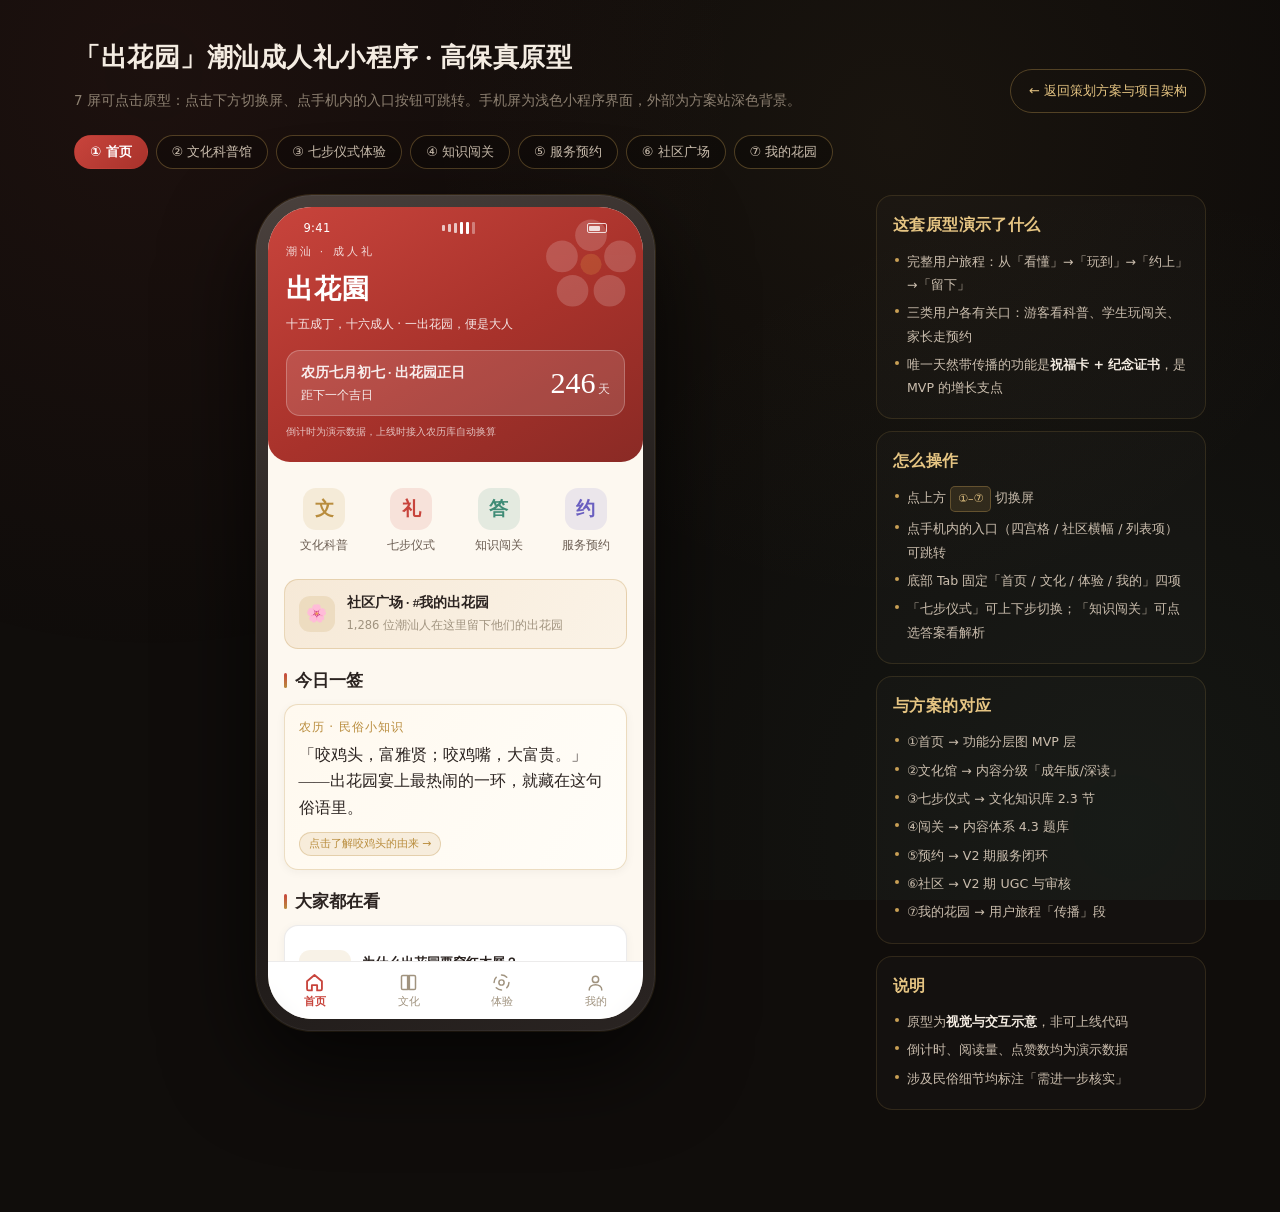
<file: prototype.html>
<!DOCTYPE html>
<html lang="zh-CN">
<head>
<meta charset="UTF-8">
<meta name="viewport" content="width=device-width, initial-scale=1">
<title>「出花园」小程序 · 高保真原型（7 屏）</title>
<link rel="stylesheet" href="assets/styles.css">
<style>
/* ============ 原型页专用样式（手机屏内为浅色） ============ */
:root {
  --paper:   #FDF8F0;
  --paper-2: #F7EEE2;
  --pcard:   #FFFFFF;
  --inkL:    #2B2320;
  --inkL2:   #6B5D52;
  --inkL3:   #A0937F;
  --redL:    #C8443C;
  --goldL:   #B98D3E;
  --jadeL:   #3F8C76;
  --lineL:   rgba(43,35,32,.09);
}

body { background: #100D0B; }

.pwrap {
  position: relative; z-index: 1;
  max-width: 1180px; margin: 0 auto; padding: 34px 24px 90px;
}

.phead { display: flex; align-items: flex-end; justify-content: space-between; gap: 20px; flex-wrap: wrap; margin-bottom: 8px; }
.phead h1 { font-family: var(--serif); font-size: 26px; margin: 0 0 6px; letter-spacing: .5px; }
.phead p { margin: 0; font-size: 13.5px; color: var(--ink-3); }
.backlink {
  font-size: 13px; padding: 9px 18px; border-radius: 999px;
  border: 1px solid var(--line-2); color: var(--gold-2); text-decoration: none;
}
.backlink:hover { background: var(--gold-soft); text-decoration: none; }

/* 屏幕切换 chip */
.chips { display: flex; flex-wrap: wrap; gap: 8px; margin: 22px 0 26px; }
.chip {
  font-size: 13px; padding: 7px 15px; border-radius: 999px; cursor: pointer;
  border: 1px solid var(--line-2); background: rgba(0,0,0,.25); color: var(--ink-2);
  transition: .15s; font-family: var(--sans);
}
.chip:hover { color: var(--gold-2); background: var(--gold-soft); }
.chip.on { background: linear-gradient(135deg, var(--red), #A8322B); color: #fff; border-color: transparent; font-weight: 600; }

.stage { display: grid; grid-template-columns: minmax(0,1fr) 330px; gap: 40px; align-items: start; }

/* ============ 手机外框 ============ */
.device {
  width: 399px; margin: 0 auto;
  padding: 12px; border-radius: 56px;
  background: linear-gradient(155deg, #4A413D, #1B1715 60%, #2A2422);
  box-shadow: 0 34px 90px rgba(0,0,0,.7), 0 0 0 1px rgba(201,160,85,.22), inset 0 0 0 1px rgba(255,255,255,.05);
}
.screen {
  width: 375px; height: 812px; border-radius: 44px; overflow: hidden;
  background: var(--paper); position: relative;
  display: flex; flex-direction: column;
  font-family: var(--sans); color: var(--inkL); font-size: 14px; line-height: 1.6;
}
/* 状态栏：作为每屏首个子元素，随所在区域背景色自适应 */
.sbar-strip {
  height: 30px; display: flex; align-items: center; justify-content: space-between;
  padding: 0 18px; font-size: 11.5px; letter-spacing: .3px; color: inherit;
}
.sbar-strip.light { background: var(--paper); color: var(--inkL); }
.sbar-strip .dots { display: flex; gap: 3px; align-items: center; }
.sbar-strip .dots i { width: 3px; background: currentColor; opacity: .7; border-radius: 1px; display: block; }
.sbar-strip .bat { width: 20px; height: 10px; border: 1px solid currentColor; border-radius: 2px; position: relative; opacity: .8; }
.sbar-strip .bat::after { content: ""; position: absolute; inset: 1.5px; right: 6px; background: currentColor; border-radius: 1px; }

/* 屏蔽方案站全局样式对手机屏内的干扰 */
.screen p { color: inherit; }
.rit-card h3 { color: var(--inkL); }
.rit-card h3::before { content: none; }

.viewport { flex: 1 1 auto; overflow-y: auto; overflow-x: hidden; position: relative; -webkit-overflow-scrolling: touch; }
.viewport::-webkit-scrollbar { width: 0; }

.page { display: none; }
.page.active { display: block; animation: pin .28s ease-out; }
@keyframes pin { from { opacity: 0; transform: translateY(8px); } to { opacity: 1; transform: none; } }

/* 小程序导航栏（子页） */
.navbar {
  display: flex; align-items: center; gap: 10px;
  height: 42px; padding: 0 14px; background: var(--paper);
  border-bottom: 1px solid var(--lineL); position: sticky; top: 0; z-index: 6;
}
.navbar .bk { width: 24px; height: 24px; border-radius: 50%; display: flex; align-items: center; justify-content: center; background: rgba(43,35,32,.06); font-size: 13px; color: var(--inkL2); cursor: pointer; flex: 0 0 auto; }
.navbar .tt { font-family: var(--serif); font-size: 16px; font-weight: 700; }
.navbar .sp { flex: 1; }

/* 底部 Tab */
.tabbar {
  flex: 0 0 58px; height: 58px; display: flex; background: rgba(255,255,255,.96);
  border-top: 1px solid var(--lineL); backdrop-filter: blur(8px); z-index: 7;
}
.tabbar button {
  flex: 1; border: 0; background: none; cursor: pointer;
  display: flex; flex-direction: column; align-items: center; justify-content: center; gap: 3px;
  font-size: 10.5px; color: var(--inkL3); font-family: var(--sans); padding: 0;
}
.tabbar button svg { width: 21px; height: 21px; }
.tabbar button .st { fill: none; stroke: currentColor; stroke-width: 1.7; stroke-linecap: round; stroke-linejoin: round; }
.tabbar button.on { color: var(--redL); font-weight: 600; }
.tabbar button.on .st { stroke-width: 2.1; }

/* ============ 屏内通用组件 ============ */
.pad { padding: 14px 16px 22px; }
.hd { font-family: var(--serif); font-size: 17px; font-weight: 700; margin: 18px 0 10px; display: flex; align-items: center; gap: 8px; }
.hd::before { content: ""; width: 3px; height: 15px; border-radius: 2px; background: linear-gradient(180deg, var(--redL), var(--goldL)); }
.hd:first-child { margin-top: 6px; }
.sub { font-size: 12px; color: var(--inkL3); margin: 0 0 8px; }

.box { background: var(--pcard); border-radius: 14px; padding: 13px 14px; box-shadow: 0 2px 10px rgba(43,35,32,.05); border: 1px solid var(--lineL); }
.box + .box { margin-top: 10px; }
.row { display: flex; gap: 10px; }
.row > * { flex: 1; min-width: 0; }

.tagL { display: inline-block; font-size: 11px; padding: 2px 9px; border-radius: 999px; background: rgba(200,68,60,.09); color: var(--redL); border: 1px solid rgba(200,68,60,.22); }
.tagL.g { background: rgba(185,141,62,.12); color: var(--goldL); border-color: rgba(185,141,62,.3); }
.tagL.j { background: rgba(63,140,118,.11); color: var(--jadeL); border-color: rgba(63,140,118,.28); }

.btnL {
  display: block; width: 100%; text-align: center; border: 0; cursor: pointer;
  padding: 13px; border-radius: 12px; font-size: 14.5px; font-weight: 600; font-family: var(--sans);
  background: linear-gradient(135deg, var(--redL), #A8322B); color: #fff;
  box-shadow: 0 6px 18px rgba(200,68,60,.28);
}
.btnL.ghost { background: #fff; color: var(--redL); border: 1px solid rgba(200,68,60,.35); box-shadow: none; }
.btnL:active { transform: translateY(1px); }

/* ---- 首页 ---- */
.home-hero {
  position: relative; padding: 6px 18px 22px; color: #fff; overflow: hidden;
  background: linear-gradient(150deg, #C8443C 0%, #A8322B 55%, #8A2A25 100%);
  border-radius: 0 0 22px 22px;
}
.home-hero .kk { font-size: 10.5px; letter-spacing: 3px; opacity: .82; }
.home-hero h2 { font-family: var(--serif); font-size: 27px; margin: 8px 0 4px; letter-spacing: 1px; }
.home-hero .sl { font-size: 12px; opacity: .88; margin: 0 0 16px; }
.home-hero .bloom { position: absolute; right: -14px; top: -6px; opacity: .17; }
.count {
  background: rgba(255,255,255,.13); border: 1px solid rgba(255,255,255,.24);
  border-radius: 14px; padding: 11px 14px; display: flex; align-items: center; justify-content: space-between;
}
.count .lb { font-size: 11.5px; opacity: .9; }
.count .lb b { display: block; font-size: 13.5px; opacity: 1; font-family: var(--serif); margin-bottom: 2px; }
.count .num { font-family: var(--serif); font-size: 30px; line-height: 1; }
.count .num small { font-size: 12px; margin-left: 2px; opacity: .85; }

.grid4 { display: grid; grid-template-columns: repeat(4,1fr); gap: 6px; }
.entry { text-align: center; padding: 12px 2px; border-radius: 14px; cursor: pointer; }
.entry:active { background: rgba(43,35,32,.04); }
.entry .ic { width: 42px; height: 42px; margin: 0 auto 6px; border-radius: 13px; display: flex; align-items: center; justify-content: center; font-size: 19px; font-family: var(--serif); font-weight: 700; }
.entry .nm { font-size: 11.5px; color: var(--inkL2); }

.banner {
  display: flex; align-items: center; gap: 12px; cursor: pointer;
  background: linear-gradient(120deg, #F6E9D7, #FBF3E7);
  border: 1px solid rgba(185,141,62,.28); border-radius: 14px; padding: 12px 14px; margin-top: 12px;
}
.banner .ic { width: 36px; height: 36px; border-radius: 11px; background: rgba(185,141,62,.16); display: flex; align-items: center; justify-content: center; font-size: 17px; flex: 0 0 auto; }
.banner .tx b { display: block; font-size: 13.5px; color: var(--inkL); font-family: var(--serif); }
.banner .tx span { font-size: 11.5px; color: var(--inkL3); }

.li { display: flex; gap: 11px; align-items: center; padding: 11px 0; border-bottom: 1px dashed var(--lineL); cursor: pointer; }
.li:last-child { border-bottom: 0; padding-bottom: 3px; }
.li .thumb { width: 52px; height: 52px; border-radius: 11px; flex: 0 0 auto; display: flex; align-items: center; justify-content: center; font-size: 20px; }
.li .tx b { display: block; font-size: 13.4px; color: var(--inkL); margin-bottom: 3px; font-weight: 600; }
.li .tx span { font-size: 11.5px; color: var(--inkL3); }

/* ---- 文化馆 ---- */
.segs { display: flex; gap: 6px; padding: 12px 16px 10px; position: sticky; top: 42px; background: var(--paper); z-index: 5; }
.segs span {
  font-size: 12.5px; padding: 6px 13px; border-radius: 999px; cursor: pointer;
  background: #fff; border: 1px solid var(--lineL); color: var(--inkL2);
  transition: background .18s, color .18s, border-color .18s;
  -webkit-user-select: none; user-select: none;
}
.segs span:hover { color: var(--redL); border-color: rgba(200,68,60,.3); }
.segs span.on { background: var(--inkL); color: #fff; border-color: var(--inkL); }

/* 点击分段跳转后，目标区块闪一下，明确"跳到这了" */
@keyframes segFlash {
  0%   { background: rgba(200,68,60,.20); }
  100% { background: transparent; }
}
.flash { animation: segFlash 1.15s ease-out; border-radius: 9px; }

.quote { font-family: var(--serif); font-size: 15px; color: var(--redL); text-align: center; padding: 6px 0 4px; letter-spacing: .5px; }

.tline { padding-left: 18px; border-left: 2px solid rgba(185,141,62,.35); margin: 6px 0 0; }
.tline .n { position: relative; padding: 0 0 15px; }
.tline .n:last-child { padding-bottom: 2px; }
.tline .n::before { content: ""; position: absolute; left: -24px; top: 6px; width: 8px; height: 8px; border-radius: 50%; background: var(--paper); border: 2px solid var(--goldL); }
.tline .n b { font-family: var(--serif); font-size: 13.4px; color: var(--goldL); display: block; }
.tline .n span { font-size: 12.3px; color: var(--inkL2); }

.sym { display: grid; grid-template-columns: repeat(3,1fr); gap: 8px; }
.sym .s { background: #fff; border: 1px solid var(--lineL); border-radius: 13px; padding: 11px 8px; text-align: center; }
.sym .s .e { font-size: 24px; display: block; margin-bottom: 5px; }
.sym .s .n { font-size: 11.8px; font-weight: 600; color: var(--inkL); }
.sym .s .d { font-size: 10.4px; color: var(--inkL3); line-height: 1.45; }

/* ---- 仪式体验 ---- */
.rit-top { background: linear-gradient(160deg, #2B2320, #3D322C); color: #F4ECE2; padding: 16px 18px 18px; }
.rit-top .k { font-size: 10.5px; letter-spacing: 3px; color: rgba(230,197,131,.85); }
.rit-top h2 { font-family: var(--serif); font-size: 21px; margin: 6px 0 12px; }
.pdot { display: flex; gap: 5px; align-items: center; }
.pdot i { flex: 1; height: 4px; border-radius: 2px; background: rgba(255,255,255,.18); }
.pdot i.f { background: linear-gradient(90deg, #E6C583, #C8443C); }
.rit-card { background: #fff; border-radius: 16px; padding: 18px 17px; margin: 14px 16px; border: 1px solid var(--lineL); box-shadow: 0 4px 18px rgba(43,35,32,.06); }
.rit-card .no { font-family: var(--serif); font-size: 40px; line-height: 1; color: rgba(185,141,62,.32); font-weight: 700; }
.rit-card h3 { font-family: var(--serif); font-size: 21px; margin: 4px 0 12px; }
.rit-card .lb { font-size: 11px; letter-spacing: 1.5px; color: var(--inkL3); margin: 12px 0 4px; }
.rit-card p { font-size: 13.2px; color: var(--inkL2); margin: 0; line-height: 1.75; }
.rit-card .mean { background: rgba(200,68,60,.06); border-left: 3px solid var(--redL); border-radius: 0 9px 9px 0; padding: 9px 12px; font-size: 12.6px; color: var(--redL); margin-top: 12px; }

/* ---- 闯关 ---- */
.q-top { display: flex; align-items: center; justify-content: space-between; padding: 14px 16px 6px; }
.q-top .lv { font-size: 12px; color: var(--inkL3); }
.q-bar { height: 6px; border-radius: 3px; background: rgba(43,35,32,.08); margin: 0 16px 4px; overflow: hidden; }
.q-bar i { display: block; height: 100%; background: linear-gradient(90deg, var(--goldL), var(--redL)); border-radius: 3px; }
.q-q { font-family: var(--serif); font-size: 17px; line-height: 1.6; margin: 14px 0 14px; }
.opt {
  display: flex; align-items: center; gap: 10px; padding: 13px 14px; border-radius: 13px;
  background: #fff; border: 1.4px solid var(--lineL); margin-bottom: 9px; cursor: pointer; font-size: 13.4px;
}
.opt .k { width: 22px; height: 22px; border-radius: 50%; background: rgba(43,35,32,.06); font-size: 11.5px; display: flex; align-items: center; justify-content: center; flex: 0 0 auto; color: var(--inkL2); }
.opt.ok { border-color: var(--jadeL); background: rgba(63,140,118,.07); }
.opt.ok .k { background: var(--jadeL); color: #fff; }
.opt.no { border-color: var(--redL); background: rgba(200,68,60,.06); }
.opt.no .k { background: var(--redL); color: #fff; }
.exp { background: rgba(63,140,118,.08); border-radius: 12px; padding: 11px 13px; font-size: 12.5px; color: var(--inkL2); margin-top: 4px; display: none; }
.exp.show { display: block; }

/* ---- 服务预约 ---- */
.chipsL { display: flex; gap: 7px; overflow-x: auto; padding: 12px 16px 2px; }
.chipsL::-webkit-scrollbar { display: none; }
.chipsL span { flex: 0 0 auto; font-size: 12.3px; padding: 6px 13px; border-radius: 999px; background: #fff; border: 1px solid var(--lineL); color: var(--inkL2); }
.chipsL span.on { background: rgba(200,68,60,.1); color: var(--redL); border-color: rgba(200,68,60,.3); font-weight: 600; }
.shop { display: flex; gap: 11px; align-items: center; }
.shop .pic { width: 58px; height: 58px; border-radius: 13px; flex: 0 0 auto; display: flex; align-items: center; justify-content: center; font-size: 22px; }
.shop .info { min-width: 0; flex: 1; }
.shop .info b { font-size: 13.8px; display: block; margin-bottom: 3px; }
.shop .info .m { font-size: 11.4px; color: var(--inkL3); }
.shop .go { font-size: 12px; padding: 6px 13px; border-radius: 999px; background: var(--redL); color: #fff; flex: 0 0 auto; }

/* ---- 社区 ---- */
.topic { display: flex; align-items: center; gap: 9px; padding: 13px 16px 4px; }
.topic .t { font-family: var(--serif); font-size: 16px; font-weight: 700; }
.post .ph { display: flex; align-items: center; gap: 8px; }
.post .av { width: 30px; height: 30px; border-radius: 50%; background: linear-gradient(135deg,#E6C583,#C8443C); flex: 0 0 auto; }
.post .ph b { font-size: 12.6px; }
.post .ph span { font-size: 11px; color: var(--inkL3); margin-left: auto; }
.post .ct { font-size: 13px; color: var(--inkL2); margin: 9px 0; }
.post .imgs { display: grid; grid-template-columns: repeat(3,1fr); gap: 5px; }
.post .imgs i { display: block; aspect-ratio: 1; border-radius: 9px; }
.post .acts { display: flex; gap: 18px; font-size: 11.6px; color: var(--inkL3); margin-top: 10px; }

/* ---- 我的 ---- */
.mine-top { background: linear-gradient(150deg, #C8443C, #8A2A25); color: #fff; padding: 18px 18px 26px; border-radius: 0 0 22px 22px; }
.mine-top .rw { display: flex; align-items: center; gap: 12px; }
.mine-top .av { width: 54px; height: 54px; border-radius: 50%; background: rgba(255,255,255,.2); border: 1.5px solid rgba(255,255,255,.5); display: flex; align-items: center; justify-content: center; font-family: var(--serif); font-size: 21px; }
.mine-top b { font-size: 17px; font-family: var(--serif); }
.mine-top .sb { font-size: 11.5px; opacity: .85; }
.mine-top .stats { display: flex; gap: 0; margin-top: 16px; }
.mine-top .stats div { flex: 1; text-align: center; }
.mine-top .stats b { display: block; font-size: 19px; font-family: var(--serif); }
.mine-top .stats span { font-size: 10.8px; opacity: .82; }
.badges { display: grid; grid-template-columns: repeat(4,1fr); gap: 8px; }
.badge { text-align: center; padding: 10px 4px; border-radius: 13px; background: #fff; border: 1px solid var(--lineL); }
.badge .e { font-size: 22px; display: block; }
.badge .n { font-size: 10.5px; color: var(--inkL2); }
.badge.lock { opacity: .42; }
.plist .r { display: flex; align-items: center; gap: 11px; padding: 13px 0; border-bottom: 1px solid var(--lineL); font-size: 13.4px; cursor: pointer; }
.plist .r:last-child { border-bottom: 0; }
.plist .r .e { width: 26px; text-align: center; font-size: 16px; }
.plist .r .v { margin-left: auto; font-size: 11.8px; color: var(--inkL3); }

/* 右下说明栏 */
.sidenote h3 { font-family: var(--serif); font-size: 16px; color: var(--gold-2); margin: 0 0 10px; }
.sidenote h3::before { content: none; }
.sidenote .blk { border: 1px solid var(--line); border-radius: var(--r); padding: 14px 16px; margin-bottom: 12px; background: rgba(255,255,255,.02); }
.sidenote .blk h4 { margin: 0 0 8px; font-size: 13.5px; color: var(--ink); font-family: var(--serif); }
.sidenote ul { margin: 0; padding-left: 0; list-style: none; }
.sidenote li { font-size: 12.6px; color: var(--ink-2); padding-left: 14px; position: relative; margin-bottom: 5px; }
.sidenote li::before { content: ""; position: absolute; left: 2px; top: 8px; width: 4px; height: 4px; border-radius: 50%; background: var(--gold); }
.sidenote .kbd { display: inline-block; font-size: 11px; padding: 2px 7px; border-radius: 5px; background: rgba(201,160,85,.14); color: var(--gold-2); border: 1px solid var(--line-2); }

@media (max-width: 980px) {
  .stage { grid-template-columns: 1fr; }
  .device { margin: 0 auto; }
}
</style>
</head>
<body>
<div class="pwrap">

  <div class="phead">
    <div>
      <h1>「出花园」潮汕成人礼小程序 · 高保真原型</h1>
      <p>7 屏可点击原型：点击下方切换屏、点手机内的入口按钮可跳转。手机屏为浅色小程序界面，外部为方案站深色背景。</p>
    </div>
    <a class="backlink" href="index.html">← 返回策划方案与项目架构</a>
  </div>

  <div class="chips" id="chips">
    <button class="chip on" data-go="home">① 首页</button>
    <button class="chip" data-go="culture">② 文化科普馆</button>
    <button class="chip" data-go="ritual">③ 七步仪式体验</button>
    <button class="chip" data-go="quiz">④ 知识闯关</button>
    <button class="chip" data-go="service">⑤ 服务预约</button>
    <button class="chip" data-go="community">⑥ 社区广场</button>
    <button class="chip" data-go="mine">⑦ 我的花园</button>
  </div>

  <div class="stage">

    <!-- ================= 手机 ================= -->
    <div class="device">
      <div class="screen">

        <div class="viewport" id="viewport">

          <!-- ============ ① 首页 ============ -->
          <section class="page active" data-page="home">
            <div class="home-hero">
              <div class="sbar-strip"><span>9:41</span><span class="dots"><i style="height:6px"></i><i style="height:8px"></i><i style="height:10px"></i><i style="height:12px;opacity:1"></i><i style="height:12px;opacity:1"></i><i style="height:12px;opacity:.35"></i></span><span class="bat"></span></div>
              <div class="kk">潮汕 · 成人礼</div>
              <h2>出花園</h2>
              <p class="sl">十五成丁，十六成人 · 一出花园，便是大人</p>
              <svg class="bloom" width="132" height="132" viewBox="0 0 100 100" aria-hidden="true">
                <g fill="#FFFFFF">
                  <circle cx="50" cy="26" r="12"/><circle cx="72" cy="42" r="12"/><circle cx="64" cy="68" r="12"/>
                  <circle cx="36" cy="68" r="12"/><circle cx="28" cy="42" r="12"/>
                </g>
                <circle cx="50" cy="48" r="8" fill="#F2C14E"/>
              </svg>
              <div class="count">
                <div class="lb"><b>农历七月初七 · 出花园正日</b>距下一个吉日</div>
                <div class="num" id="cdNum">--<small>天</small></div>
              </div>
              <div style="font-size:10px;opacity:.7;margin-top:8px">倒计时为演示数据，上线时接入农历库自动换算</div>
            </div>

            <div class="pad">
              <div class="grid4">
                <div class="entry" data-go="culture">
                  <div class="ic" style="background:rgba(201,160,85,.15);color:#B98D3E">文</div>
                  <div class="nm">文化科普</div>
                </div>
                <div class="entry" data-go="ritual">
                  <div class="ic" style="background:rgba(200,68,60,.12);color:#C8443C">礼</div>
                  <div class="nm">七步仪式</div>
                </div>
                <div class="entry" data-go="quiz">
                  <div class="ic" style="background:rgba(63,140,118,.13);color:#3F8C76">答</div>
                  <div class="nm">知识闯关</div>
                </div>
                <div class="entry" data-go="service">
                  <div class="ic" style="background:rgba(120,110,200,.13);color:#6A5FC0">约</div>
                  <div class="nm">服务预约</div>
                </div>
              </div>

              <div class="banner" data-go="community">
                <div class="ic">🌸</div>
                <div class="tx"><b>社区广场 · #我的出花园</b><span>1,286 位潮汕人在这里留下他们的出花园</span></div>
              </div>

              <div class="hd">今日一签</div>
              <div class="box" style="background:linear-gradient(120deg,#FFF9EF,#FFFDF8);border-color:rgba(185,141,62,.28)">
                <div style="font-size:12px;color:#B98D3E;letter-spacing:1px;margin-bottom:5px">农历 · 民俗小知识</div>
                <div style="font-family:var(--serif);font-size:15.5px;color:#2B2320;line-height:1.7">
                  「咬鸡头，富雅贤；咬鸡嘴，大富贵。」——出花园宴上最热闹的一环，就藏在这句俗语里。
                </div>
                <div style="margin-top:10px"><span class="tagL g">点击了解咬鸡头的由来 →</span></div>
              </div>

              <div class="hd">大家都在看</div>
              <div class="box">
                <div class="li" data-go="culture">
                  <div class="thumb" style="background:rgba(201,160,85,.14)">🪵</div>
                  <div class="tx"><b>为什么出花园要穿红木屐？</b><span>明嘉靖状元林大钦的传说 · 4.2 万阅读</span></div>
                </div>
                <div class="li" data-go="culture">
                  <div class="thumb" style="background:rgba(200,68,60,.11)">🌺</div>
                  <div class="tx"><b>十二花水到底是哪十二种花</b><span>各地略有差异 · 3.1 万阅读</span></div>
                </div>
                <div class="li" data-go="ritual">
                  <div class="thumb" style="background:rgba(63,140,118,.12)">🐔</div>
                  <div class="tx"><b>头彩食十二碗，每碗都有彩头</b><span>猪肚换肠肚 · 2.7 万阅读</span></div>
                </div>
              </div>
            </div>
          </section>

          <!-- ============ ② 文化馆 ============ -->
          <section class="page" data-page="culture">
            <div class="sbar-strip light"><span>9:41</span><span class="dots"><i style="height:6px"></i><i style="height:8px"></i><i style="height:10px"></i><i style="height:12px;opacity:1"></i><i style="height:12px;opacity:1"></i><i style="height:12px;opacity:.35"></i></span><span class="bat"></span></div>
            <div class="navbar">
              <div class="bk" data-go="home">‹</div>
              <div class="tt">文化科普馆</div>
              <div class="sp"></div>
              <div style="font-size:15px;color:#A0937F">☆</div>
            </div>
            <div class="segs" id="cultureSegs">
              <span class="on" data-target="ct-1">典故</span><span data-target="ct-2">时间轴</span><span data-target="ct-3">符号图鉴</span><span data-target="ct-4">三地差异</span>
            </div>
            <div class="pad" style="padding-top:4px">
              <div class="quote" id="ct-1">「一枝今已出花园」</div>
              <div class="box">
                <p style="font-size:13.3px;color:#6B5D52;margin:0 0 10px;line-height:1.8">
                  <b style="color:#2B2320">出花园</b>是潮汕地区独有的成人礼俗，由古代冠笄之礼演变而来。潮汕人认为十五虚岁前孩子受「公婆母」庇佑，生活在花园里；举行出花园仪式，即拜谢神恩、跨出花园墙，正式成人。
                </p>
                <div style="display:flex;gap:6px;flex-wrap:wrap">
                  <span class="tagL">十五虚岁</span><span class="tagL g">农历七月初七</span><span class="tagL j">省级非遗 2018</span>
                </div>
              </div>

              <div class="hd" id="ct-2">由来时间轴</div>
              <div class="box">
                <div class="tline">
                  <div class="n"><b>周代 · 冠笄之礼</b><span>男子二十而冠、女子十五而笄，标志由家庭走向社会</span></div>
                  <div class="n"><b>明嘉靖 · 林大钦传说</b><span>穿红木屐获赠公鸡，父以鸡头奖励，后高中状元 —— 遂成咬鸡头、穿红屐之俗</span></div>
                  <div class="n"><b>明清以降 · 民间普及</b><span>仪式环节日益完备，随潮人足迹传至东南亚</span></div>
                  <div class="n"><b>2014 / 2018 · 非遗认定</b><span>入选汕头市级、广东省第七批省级非物质文化遗产名录</span></div>
                  <div class="n"><b>近年 · 三地联动 + 线上化</b><span>汕潮揭各具特色办集体成人礼；已有线上「出花园」先例</span></div>
                </div>
              </div>

              <div class="hd" id="ct-3">文化符号图鉴</div>
              <div class="sym">
                <div class="s"><span class="e">🪵</span><div class="n">红木屐</div><div class="d">脚踏实地 前程开阔</div></div>
                <div class="s"><span class="e">🌺</span><div class="n">石榴花</div><div class="d">多籽多福 平安吉祥</div></div>
                <div class="s"><span class="e">💧</span><div class="n">十二花水</div><div class="d">洗去稚气 去秽纳新</div></div>
                <div class="s"><span class="e">🐓</span><div class="n">公鸡</div><div class="d">独占鳌头 朝气勃发</div></div>
                <div class="s"><span class="e">🍑</span><div class="n">红桃粿</div><div class="d">桃形长寿 喜庆吉粿</div></div>
                <div class="s"><span class="e">🧧</span><div class="n">腰兜</div><div class="d">桂圆铜钱 贴身祝福</div></div>
              </div>

              <div class="hd" id="ct-4">汕潮揭三地各有亮点</div>
              <div class="box">
                <div class="li"><div class="thumb" style="background:rgba(200,68,60,.12)">汕</div><div class="tx"><b>汕头 · 规模化集体传承</b><span>老妈宫戏台，单场 60 组家庭、跨城参与</span></div></div>
                <div class="li"><div class="thumb" style="background:rgba(201,160,85,.15)">潮</div><div class="tx"><b>潮州 · 侨乡 + 歌册「做四句」</b><span>海阳县儒学宫，面向海内外潮籍青少年</span></div></div>
                <div class="li"><div class="thumb" style="background:rgba(63,140,118,.12)">揭</div><div class="tx"><b>揭阳 · 学宫文明实践</b><span>挽面插花、敬先贤拜孔子、击鼓明志</span></div></div>
              </div>
              <div style="font-size:10.8px;color:#A0937F;margin-top:12px;line-height:1.6">
                各地礼俗细节差异较大，部分内容需进一步核实；正式上线前经文化馆或民俗专家审校。
              </div>
            </div>
          </section>

          <!-- ============ ③ 七步仪式 ============ -->
          <section class="page" data-page="ritual">
            <div class="rit-top">
              <div class="sbar-strip"><span>9:41</span><span class="dots"><i style="height:6px"></i><i style="height:8px"></i><i style="height:10px"></i><i style="height:12px;opacity:1"></i><i style="height:12px;opacity:1"></i><i style="height:12px;opacity:.35"></i></span><span class="bat"></span></div>
              <div class="k">仪 式 体 验</div>
              <h2>走一遍出花园</h2>
              <div class="pdot" id="pdot"></div>
              <div style="display:flex;justify-content:space-between;font-size:11px;margin-top:8px;opacity:.85">
                <span>第 <b id="stepNow">1</b> / 7 步</span>
                <span id="stepName">择吉</span>
              </div>
            </div>
            <div class="rit-card" id="ritCard"></div>
            <div class="pad" style="padding-top:0">
              <div class="row">
                <button class="btnL ghost" id="btnPrev">上一步</button>
                <button class="btnL" id="btnNext">下一步</button>
              </div>
              <div style="text-align:center;font-size:11.5px;color:#A0937F;margin-top:14px">
                走完七步可解锁「出花园纪念证书」
              </div>
            </div>
          </section>

          <!-- ============ ④ 知识闯关 ============ -->
          <section class="page" data-page="quiz">
            <div class="sbar-strip light"><span>9:41</span><span class="dots"><i style="height:6px"></i><i style="height:8px"></i><i style="height:10px"></i><i style="height:12px;opacity:1"></i><i style="height:12px;opacity:1"></i><i style="height:12px;opacity:.35"></i></span><span class="bat"></span></div>
            <div class="navbar">
              <div class="bk" data-go="home">‹</div>
              <div class="tt">知识闯关</div>
              <div class="sp"></div>
              <span class="tagL g">青少年版</span>
            </div>
            <div class="q-top">
              <span class="lv">第 <b id="qNow">1</b> / 8 题</span>
              <span class="lv">🏅 已答对 <b id="qRight">0</b> 题</span>
            </div>
            <div class="q-bar"><i id="qBar" style="width:12.5%"></i></div>
            <div class="pad" style="padding-top:12px">
              <div class="q-q" id="qText">加载中…</div>
              <div id="qOpts"></div>
              <div class="exp" id="qExp"></div>
              <button class="btnL" id="qNext" style="margin-top:16px;display:none">下一题</button>
              <div style="text-align:center;font-size:11.5px;color:#A0937F;margin-top:12px">
                答对 5 题解锁「花园小达人」徽章
              </div>
            </div>
          </section>

          <!-- ============ ⑤ 服务预约 ============ -->
          <section class="page" data-page="service">
            <div class="sbar-strip light"><span>9:41</span><span class="dots"><i style="height:6px"></i><i style="height:8px"></i><i style="height:10px"></i><i style="height:12px;opacity:1"></i><i style="height:12px;opacity:1"></i><i style="height:12px;opacity:.35"></i></span><span class="bat"></span></div>
            <div class="navbar">
              <div class="bk" data-go="home">‹</div>
              <div class="tt">服务预约</div>
              <div class="sp"></div>
              <div style="font-size:15px;color:#A0937F">☰</div>
            </div>
            <div class="chipsL">
              <span class="on">全部</span><span>仪式操办</span><span>司仪</span><span>用品</span><span>旅拍</span><span>场地</span>
            </div>
            <div class="pad" style="padding-top:14px">
              <div class="box">
                <div class="shop">
                  <div class="pic" style="background:rgba(200,68,60,.1)">🎎</div>
                  <div class="info"><b>潮俗礼仪 · 出花园全套操办</b><div class="m">汕头市区 · 含司仪与流程指导 · 已服务 260+ 家庭</div></div>
                  <div class="go">预约</div>
                </div>
              </div>
              <div class="box">
                <div class="shop">
                  <div class="pic" style="background:rgba(201,160,85,.15)">🪵</div>
                  <div class="info"><b>老手艺木屐坊 · 红皮木屐定制</b><div class="m">手工制作 · 可刻名字 · 支持寄海外</div></div>
                  <div class="go">预约</div>
                </div>
              </div>
              <div class="box">
                <div class="shop">
                  <div class="pic" style="background:rgba(63,140,118,.13)">📷</div>
                  <div class="info"><b>厝边摄影 · 出花园纪实旅拍</b><div class="m">仪式跟拍 + 全家福 · 3 个工作日出片</div></div>
                  <div class="go">预约</div>
                </div>
              </div>
              <div class="box">
                <div class="shop">
                  <div class="pic" style="background:rgba(120,110,200,.13)">🏛</div>
                  <div class="info"><b>集体成人礼 · 官方活动报名</b><div class="m">与文化馆联合举办 · 农历七月初七场次</div></div>
                  <div class="go">报名</div>
                </div>
              </div>

              <div class="hd">预约流程</div>
              <div class="box" style="font-size:12.6px;color:#6B5D52">
                提交意向 → 商家电话/微信确认 → 线下沟通细节 → 完成服务 → 双方互评<br>
                <span style="color:#A0937F;font-size:11.5px">首版为信息撮合，不收取线上款项；商家均经人工审核入驻。</span>
              </div>
            </div>
          </section>

          <!-- ============ ⑥ 社区广场 ============ -->
          <section class="page" data-page="community">
            <div class="sbar-strip light"><span>9:41</span><span class="dots"><i style="height:6px"></i><i style="height:8px"></i><i style="height:10px"></i><i style="height:12px;opacity:1"></i><i style="height:12px;opacity:1"></i><i style="height:12px;opacity:.35"></i></span><span class="bat"></span></div>
            <div class="navbar">
              <div class="bk" data-go="home">‹</div>
              <div class="tt">社区广场</div>
              <div class="sp"></div>
              <div style="font-size:15px;color:#A0937F">🔔</div>
            </div>
            <div class="topic">
              <span class="tagL">#话题</span>
              <div class="t">我的出花园</div>
            </div>
            <div class="pad" style="padding-top:8px">
              <div class="box post">
                <div class="ph"><div class="av"></div><b>阿澄</b><span>2 小时前 · 汕头</span></div>
                <div class="ct">今天轮到我出花园了。奶奶剪了石榴枝插在我头上，说「出了花园就是大人了」，突然有点想哭。</div>
                <div class="imgs">
                  <i style="background:linear-gradient(135deg,#F0D9C0,#D9A96F)"></i>
                  <i style="background:linear-gradient(135deg,#E8B7B0,#C8443C)"></i>
                  <i style="background:linear-gradient(135deg,#CFE3DA,#3F8C76)"></i>
                </div>
                <div class="acts"><span>♡ 328</span><span>💬 46</span><span>↗ 分享</span></div>
              </div>
              <div class="box post">
                <div class="ph"><div class="av" style="background:linear-gradient(135deg,#CFE3DA,#3F8C76)"></div><b>阿玲姨</b><span>昨天 · 揭阳</span></div>
                <div class="ct">给女儿办的出花园，十二碗头一样都没少。她说咬鸡头那一下最好玩，笑到不行。</div>
                <div class="acts"><span>♡ 512</span><span>💬 88</span><span>↗ 分享</span></div>
              </div>
              <div class="box post">
                <div class="ph"><div class="av" style="background:linear-gradient(135deg,#D7D2F0,#6A5FC0)"></div><b>槟城 · 阿豪</b><span>3 天前 · 马来西亚</span></div>
                <div class="ct">在海外长大，第一次知道原来 15 岁还有这样的仪式。谢谢小程序让我看懂了家里的根。</div>
                <div class="acts"><span>♡ 1,204</span><span>💬 173</span><span>↗ 分享</span></div>
              </div>
              <div style="text-align:center;font-size:11.5px;color:#A0937F;margin-top:14px">
                发布内容须遵守《社区公约》，所有内容经审核后展示
              </div>
            </div>
          </section>

          <!-- ============ ⑦ 我的花园 ============ -->
          <section class="page" data-page="mine">
            <div class="mine-top">
              <div class="sbar-strip"><span>9:41</span><span class="dots"><i style="height:6px"></i><i style="height:8px"></i><i style="height:10px"></i><i style="height:12px;opacity:1"></i><i style="height:12px;opacity:1"></i><i style="height:12px;opacity:.35"></i></span><span class="bat"></span></div>
              <div class="rw">
                <div class="av">澄</div>
                <div>
                  <b>阿澄</b>
                  <div class="sb">2009 年生 · 2024 年出花园 · 汕头</div>
                </div>
              </div>
              <div class="stats">
                <div><b>7</b><span>走过仪式步骤</span></div>
                <div><b>3</b><span>获得徽章</span></div>
                <div><b>12</b><span>收到祝福</span></div>
              </div>
            </div>
            <div class="pad">
              <div class="hd">我的花园 · 成长档案</div>
              <div class="box">
                <div style="display:flex;justify-content:space-between;font-size:12.5px;color:#6B5D52;margin-bottom:7px">
                  <span>仪式进度</span><span><b style="color:#C8443C">7 / 7</b> 已完成</span>
                </div>
                <div style="height:7px;border-radius:4px;background:rgba(43,35,32,.08);overflow:hidden">
                  <i style="display:block;height:100%;width:100%;background:linear-gradient(90deg,#B98D3E,#C8443C);border-radius:4px"></i>
                </div>
                <div style="margin-top:12px;font-size:12.5px;color:#6B5D52">
                  出花园纪念证书已生成　<span style="color:#C8443C;font-weight:600">查看 / 保存 →</span>
                </div>
              </div>

              <div class="hd">徽章收藏</div>
              <div class="badges">
                <div class="badge"><span class="e">🌺</span><div class="n">初识花园</div></div>
                <div class="badge"><span class="e">🐔</span><div class="n">咬鸡头</div></div>
                <div class="badge"><span class="e">📜</span><div class="n">礼成</div></div>
                <div class="badge lock"><span class="e">🏆</span><div class="n">花园达人</div></div>
              </div>

              <div class="hd">我的</div>
              <div class="box plist">
                <div class="r" data-go="service"><span class="e">📋</span>我的预约<span class="v">1 条进行中 ›</span></div>
                <div class="r"><span class="e">⭐</span>我的收藏<span class="v">18 ›</span></div>
                <div class="r" data-go="community"><span class="e">🌸</span>我发布的<span class="v">2 条 ›</span></div>
                <div class="r" data-go="quiz"><span class="e">🎯</span>闯关记录<span class="v">正确率 88% ›</span></div>
                <div class="r"><span class="e">⚙️</span>设置与隐私<span class="v">›</span></div>
              </div>
              <div style="text-align:center;font-size:10.8px;color:#A0937F;margin-top:16px">
                未成年人信息按最小化原则收集 · 可一键删除全部数据
              </div>
            </div>
          </section>

        </div><!-- /viewport -->

        <!-- 底部 Tab -->
        <nav class="tabbar" id="tabbar">
          <button class="on" data-go="home">
            <svg viewBox="0 0 24 24"><path class="st" d="M3.5 10.5 12 3.5l8.5 7v9a1.5 1.5 0 0 1-1.5 1.5h-4v-6h-6v6H5a1.5 1.5 0 0 1-1.5-1.5z"/></svg>
            <span>首页</span>
          </button>
          <button data-go="culture">
            <svg viewBox="0 0 24 24"><path class="st" d="M4 5.5A1.5 1.5 0 0 1 5.5 4H11v16H5.5A1.5 1.5 0 0 1 4 18.5zM13 4h5.5A1.5 1.5 0 0 1 20 5.5v13a1.5 1.5 0 0 1-1.5 1.5H13z"/><path class="st" d="M12 4v16"/></svg>
            <span>文化</span>
          </button>
          <button data-go="ritual">
            <svg viewBox="0 0 24 24"><circle class="st" cx="12" cy="12" r="3"/><path class="st" d="M12 3.5a8.5 8.5 0 0 1 6 2.5M12 20.5a8.5 8.5 0 0 1-6-2.5M20.5 12a8.5 8.5 0 0 1-2.5 6M3.5 12A8.5 8.5 0 0 1 6 6"/></svg>
            <span>体验</span>
          </button>
          <button data-go="mine">
            <svg viewBox="0 0 24 24"><circle class="st" cx="12" cy="8.5" r="3.6"/><path class="st" d="M4.8 20.5c0-3.6 3.2-6 7.2-6s7.2 2.4 7.2 6"/></svg>
            <span>我的</span>
          </button>
        </nav>

      </div>
    </div>

    <!-- ================= 右侧说明 ================= -->
    <aside class="sidenote">
      <div class="blk">
        <h3>这套原型演示了什么</h3>
        <ul>
          <li>完整用户旅程：从「看懂」→「玩到」→「约上」→「留下」</li>
          <li>三类用户各有关口：游客看科普、学生玩闯关、家长走预约</li>
          <li>唯一天然带传播的功能是<strong>祝福卡 + 纪念证书</strong>，是 MVP 的增长支点</li>
        </ul>
      </div>
      <div class="blk">
        <h3>怎么操作</h3>
        <ul>
          <li>点上方 <span class="kbd">①–⑦</span> 切换屏</li>
          <li>点手机内的入口（四宫格 / 社区横幅 / 列表项）可跳转</li>
          <li>底部 Tab 固定「首页 / 文化 / 体验 / 我的」四项</li>
          <li>「七步仪式」可上下步切换；「知识闯关」可点选答案看解析</li>
        </ul>
      </div>
      <div class="blk">
        <h3>与方案的对应</h3>
        <ul>
          <li>①首页 → 功能分层图 MVP 层</li>
          <li>②文化馆 → 内容分级「成年版/深读」</li>
          <li>③七步仪式 → 文化知识库 2.3 节</li>
          <li>④闯关 → 内容体系 4.3 题库</li>
          <li>⑤预约 → V2 期服务闭环</li>
          <li>⑥社区 → V2 期 UGC 与审核</li>
          <li>⑦我的花园 → 用户旅程「传播」段</li>
        </ul>
      </div>
      <div class="blk">
        <h3>说明</h3>
        <ul>
          <li>原型为<strong>视觉与交互示意</strong>，非可上线代码</li>
          <li>倒计时、阅读量、点赞数均为演示数据</li>
          <li>涉及民俗细节均标注「需进一步核实」</li>
        </ul>
      </div>
    </aside>

  </div>
</div>

<script>
/* ================= 屏幕切换 ================= */
var viewport = document.getElementById('viewport');
var chips = Array.prototype.slice.call(document.querySelectorAll('#chips .chip'));
var tabs  = Array.prototype.slice.call(document.querySelectorAll('#tabbar button'));

var TABMAP = { quiz: 'ritual', service: 'home', community: 'home' };

function go(name) {
  var pages = document.querySelectorAll('.page');
  var found = false;
  for (var i = 0; i < pages.length; i++) {
    var on = pages[i].getAttribute('data-page') === name;
    pages[i].classList.toggle('active', on);
    if (on) found = true;
  }
  if (!found) return;
  viewport.scrollTop = 0;
  chips.forEach(function (c) { c.classList.toggle('on', c.getAttribute('data-go') === name); });
  var tabTarget = TABMAP[name] || name;
  tabs.forEach(function (t) { t.classList.toggle('on', t.getAttribute('data-go') === tabTarget); });
}

document.addEventListener('click', function (e) {
  var el = e.target.closest ? e.target.closest('[data-go]') : null;
  if (!el) return;
  go(el.getAttribute('data-go'));
});

/* ================= 首页倒计时（演示数据） ================= */
(function () {
  // 演示用目标日：七夕（农历七月初七）示例日期。上线时接入农历库换算。
  var TARGET = new Date('2027-08-08T00:00:00');
  var now = new Date();
  var days = Math.ceil((TARGET - now) / 86400000);
  if (days < 0) days = 0;
  var el = document.getElementById('cdNum');
  if (el) el.innerHTML = days + '<small>天</small>';
})();

/* ================= 七步仪式 ================= */
var STEPS = [
  { n:'择吉',        do:'择定吉日吉时。传统多在农历七月初七（乞巧节），也有人家选三月、五月，现代多择正月或由家庭商定。', mean:'以礼启新，郑重其事' },
  { n:'十二花水浴',  do:'采十二种寓意吉祥的花草——石榴花、芙蓉花、春草、状元竹、榕树叶、百日红等，煮水给孩子沐浴。', mean:'洗去稚气，净身迎新' },
  { n:'换新衣 · 着红木屐', do:'穿外婆（舅家）送的新衣新鞋，系上母亲亲手缝的红肚兜——兜内压十二颗桂圆与两枚古铜钱，脚着红皮木屐。', mean:'脱胎换骨，一帆风顺' },
  { n:'拜公婆母',    do:'于床上设浅沿大笸箩，供十二碗甜薯粉圆、十二盅乌豆酒、红桃粿、发粿与三牲——男孩供公鸡，女孩供母鸡。跪拜辞谢多年庇佑。', mean:'感恩守护，正式「离园」' },
  { n:'咬鸡头 · 头彩食', do:'整鸡上桌、鸡头对准孩子，象征性咬一口；十二碗「花园菜」每样都吃一点：猪肚换肠肚、芹菜勤劳、葱聪明、蒜会算、豆干做官、韭菜长久。', mean:'独占鳌头，事事有好彩头' },
  { n:'敬茶感恩',    do:'孩子向父母长辈敬茶，长辈回赠红包或饰品，叮嘱「志在四方」。孩子破例坐上席大位，象征已成家中栋梁。', mean:'孝亲责任，家风传续' },
  { n:'躲花园',      do:'当日不外出、不见天、不串门，静守家中完成身份转换；亦有「行巷」之说，寓意行四方、处处有得食。', mean:'收心立志，成人自持' }
];
var si = 0;
var pdot = document.getElementById('pdot');
var ritCard = document.getElementById('ritCard');

function pad2(n) { return n < 10 ? '0' + n : '' + n; }

function renderStep() {
  var s = STEPS[si];
  var dots = '';
  for (var i = 0; i < STEPS.length; i++) dots += '<i class="' + (i <= si ? 'f' : '') + '"></i>';
  pdot.innerHTML = dots;
  document.getElementById('stepNow').textContent = si + 1;
  document.getElementById('stepName').textContent = s.n;
  ritCard.innerHTML =
    '<div class="no">' + pad2(si + 1) + '</div>' +
    '<h3>' + s.n + '</h3>' +
    '<div class="lb">做 法</div><p>' + s.do + '</p>' +
    '<div class="mean">寓意：' + s.mean + '</div>';
  document.getElementById('btnPrev').style.opacity = si === 0 ? '.45' : '1';
  document.getElementById('btnNext').textContent = si === STEPS.length - 1 ? '礼成 · 生成证书' : '下一步';
}
document.getElementById('btnPrev').onclick = function () { if (si > 0) { si--; renderStep(); } };
document.getElementById('btnNext').onclick = function () { if (si < STEPS.length - 1) { si++; renderStep(); } else { go('mine'); } };
renderStep();

/* ================= 知识闯关 ================= */
var QUIZ = [
  { q:'「出花园」通常在孩子几岁时举行？', o:['十虚岁','十五虚岁','十八虚岁'], a:1,
    e:'潮汕俗语「十五成丁，十六成人」，孩子满十五虚岁举行出花园仪式。' },
  { q:'传统上「出花园」最常选在哪一天？', o:['正月初一','五月初五','七月初七'], a:2,
    e:'多选农历七月初七（乞巧节），也有三月、五月或另择吉日。' },
  { q:'沐浴用的「十二花水」，「十二」主要象征什么？', o:['十二生肖与一年十二月，寓意圆满','家里有十二口人','十二岁开始准备'], a:0,
    e:'十二应合一年十二月与十二生肖，取圆满、去秽纳新之意。' },
  { q:'「咬鸡头」这一习俗与哪位人物有关？', o:['唐代韩愈','明代状元林大钦','宋代包拯'], a:1,
    e:'明嘉靖潮州状元林大钦少时获赠公鸡，父亲以鸡头奖励，寄望「独占鳌头」，后果然高中。' },
  { q:'「出花园」的孩子穿的木屐是什么颜色？', o:['红色','黑色','白色'], a:0,
    e:'红皮木屐。源自林大钦穿红屐上学的传说，寓意前程开阔。' },
  { q:'孩子腰兜里通常会压着什么？', o:['十二颗桂圆与两枚铜钱','一把米','一张红纸'], a:0,
    e:'十二颗桂圆加两枚古铜钱（旧说用「顺治」铜钱），由母亲亲手缝制。' },
  { q:'「出花园」在哪一年入选省级非物质文化遗产名录？', o:['2008 年','2014 年','2018 年'], a:2,
    e:'2014 年入选汕头市级非遗，2018 年入选广东省第七批省级非遗名录。' },
  { q:'仪式当天孩子不宜做的事是？', o:['外出串门、跑出去玩','向父母敬茶','吃头彩食'], a:0,
    e:'「躲花园」——当日不外出、不串门，寓意收心立志。' }
];
var qi = 0, qRight = 0, answered = false;
var qText = document.getElementById('qText'), qOpts = document.getElementById('qOpts'),
    qExp = document.getElementById('qExp'), qNext = document.getElementById('qNext');

function renderQ() {
  answered = false;
  var item = QUIZ[qi];
  qText.textContent = (qi + 1) + '. ' + item.q;
  var html = '';
  for (var i = 0; i < item.o.length; i++) {
    html += '<div class="opt" data-i="' + i + '"><span class="k">' + 'ABC'[i] + '</span><span>' + item.o[i] + '</span></div>';
  }
  qOpts.innerHTML = html;
  qExp.className = 'exp';
  qExp.textContent = '';
  qNext.style.display = 'none';
  document.getElementById('qNow').textContent = qi + 1;
  document.getElementById('qRight').textContent = qRight;
  document.getElementById('qBar').style.width = ((qi + 1) / QUIZ.length * 100) + '%';
}

qOpts.addEventListener('click', function (e) {
  var el = e.target.closest ? e.target.closest('.opt') : null;
  if (!el || answered) return;
  answered = true;
  var pick = parseInt(el.getAttribute('data-i'), 10);
  var item = QUIZ[qi];
  var nodes = qOpts.querySelectorAll('.opt');
  for (var i = 0; i < nodes.length; i++) {
    var idx = parseInt(nodes[i].getAttribute('data-i'), 10);
    if (idx === item.a) nodes[i].classList.add('ok');
    else if (idx === pick) nodes[i].classList.add('no');
  }
  if (pick === item.a) qRight++;
  document.getElementById('qRight').textContent = qRight;
  qExp.textContent = (pick === item.a ? '✓ 答对了。' : '✗ 正确答案是 ' + 'ABC'[item.a] + '。') + item.e;
  qExp.classList.add('show');
  qNext.style.display = 'block';
  qNext.textContent = qi === QUIZ.length - 1 ? '查看结果' : '下一题';
});

qNext.onclick = function () {
  if (qi < QUIZ.length - 1) { qi++; renderQ(); }
  else { go('mine'); }
};
renderQ();

/* ================= 文化馆：分段标题点击跳转 + 滚动同步 ================= */
(function () {
  var bar = document.getElementById('cultureSegs');
  if (!bar) return;
  var segs = Array.prototype.slice.call(bar.querySelectorAll('span[data-target]'));
  var OFFSET = 96;   // 导航栏(42) + 分段条(约 54)

  function targetOf(seg) {
    var id = seg.getAttribute('data-target');
    return id ? document.getElementById(id) : null;
  }

  function setActive(seg) {
    segs.forEach(function (s) { s.classList.toggle('on', s === seg); });
  }

  function flash(el) {
    el.classList.remove('flash');
    void el.offsetWidth;              // 强制重排，保证动画可重复触发
    el.classList.add('flash');
    window.setTimeout(function () { el.classList.remove('flash'); }, 1200);
  }

  function sync() {
    var y = viewport.scrollTop + OFFSET + 24;
    var idx = 0;
    for (var i = 0; i < segs.length; i++) {
      var t = targetOf(segs[i]);
      if (t && t.offsetTop > 0 && t.offsetTop <= y) idx = i;
    }
    setActive(segs[idx]);
  }

  /* 点击分段 → 滚动到对应区块 + 高亮 */
  bar.addEventListener('click', function (e) {
    var seg = e.target.closest ? e.target.closest('span[data-target]') : null;
    if (!seg) return;
    var t = targetOf(seg);
    if (!t) return;
    var top = t.offsetTop - OFFSET;
    viewport.scrollTo({ top: top > 0 ? top : 0, behavior: 'smooth' });
    setActive(seg);
    flash(t);
  });

  /* 手动滚动时，分段条同步高亮 */
  var ticking = false;
  viewport.addEventListener('scroll', function () {
    if (ticking) return;
    ticking = true;
    window.requestAnimationFrame(function () { ticking = false; sync(); });
  }, { passive: true });

  /* 切屏后重新同步（避免从别的页面切回来时分段高亮错位） */
  document.addEventListener('click', function (e) {
    if (e.target.closest && e.target.closest('[data-go]')) {
      window.setTimeout(sync, 80);
    }
  });

  sync();
})();
</script>
</body>
</html>
</file>
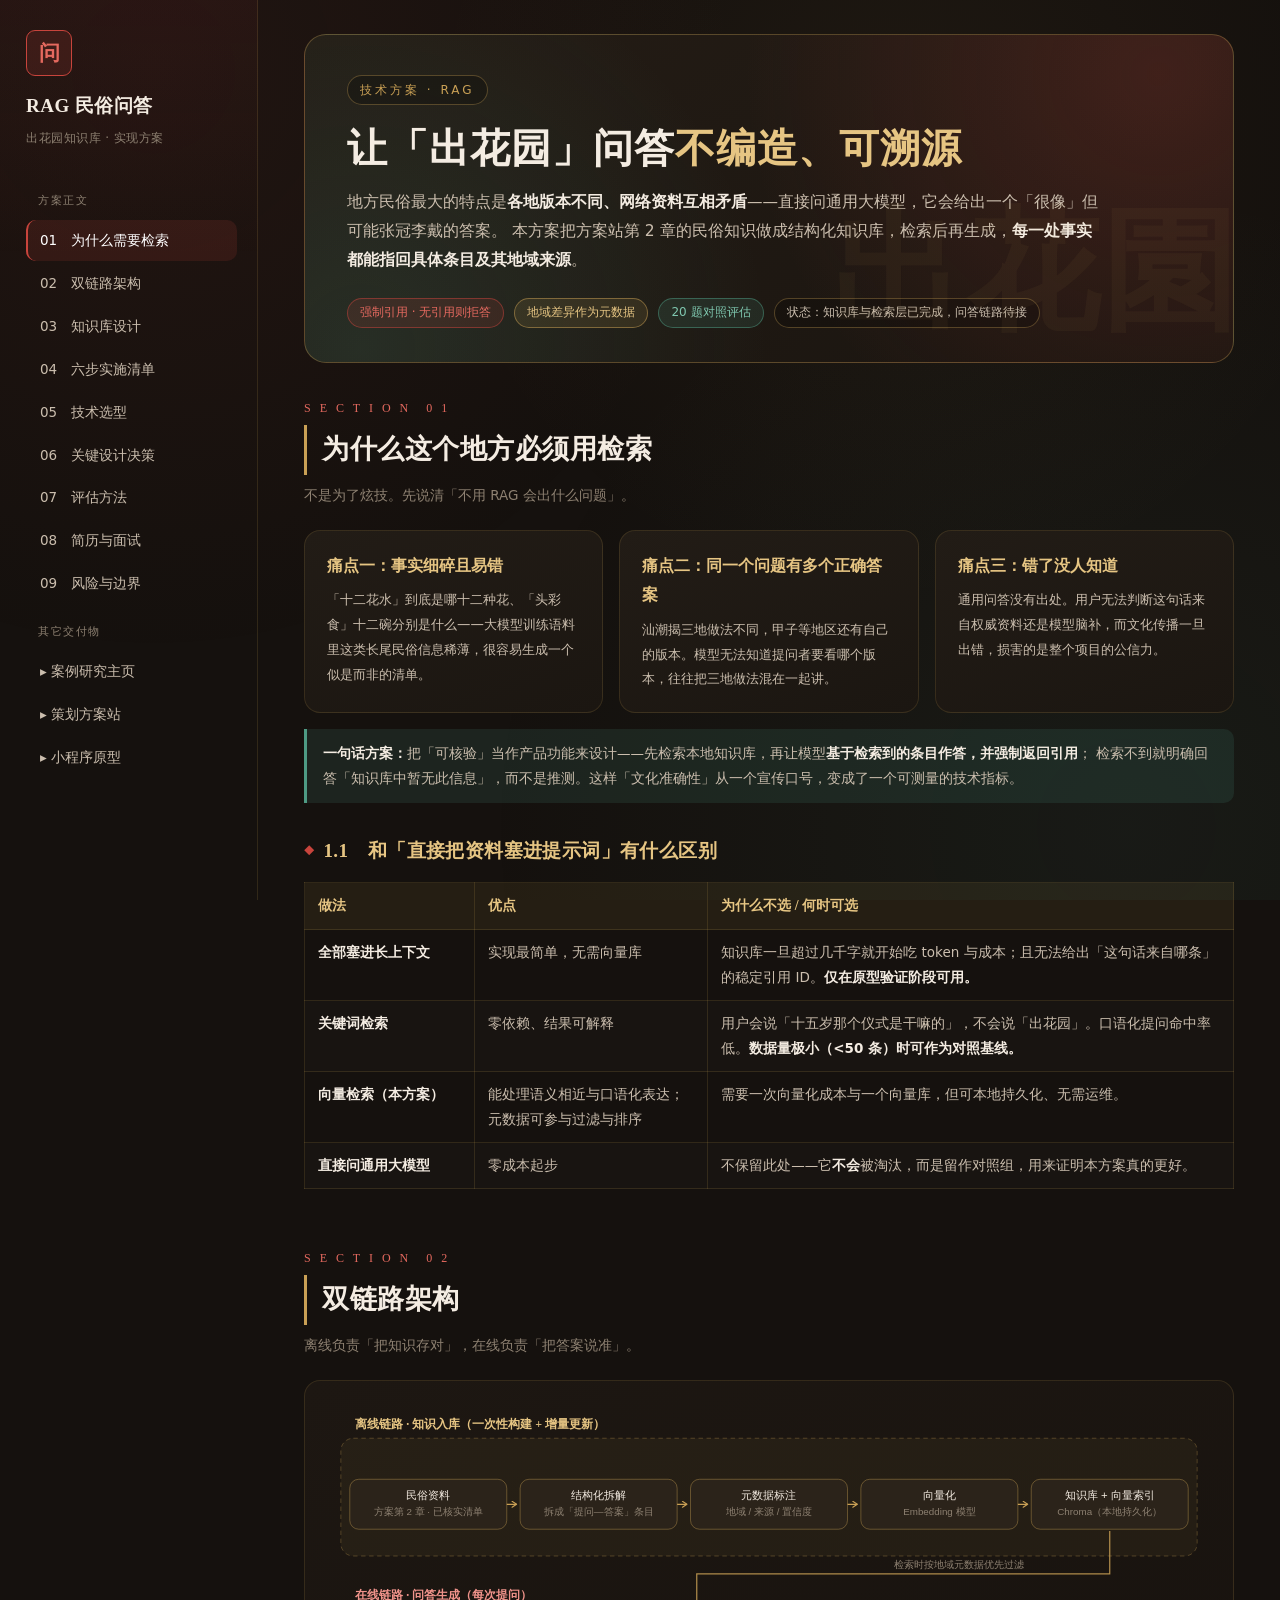
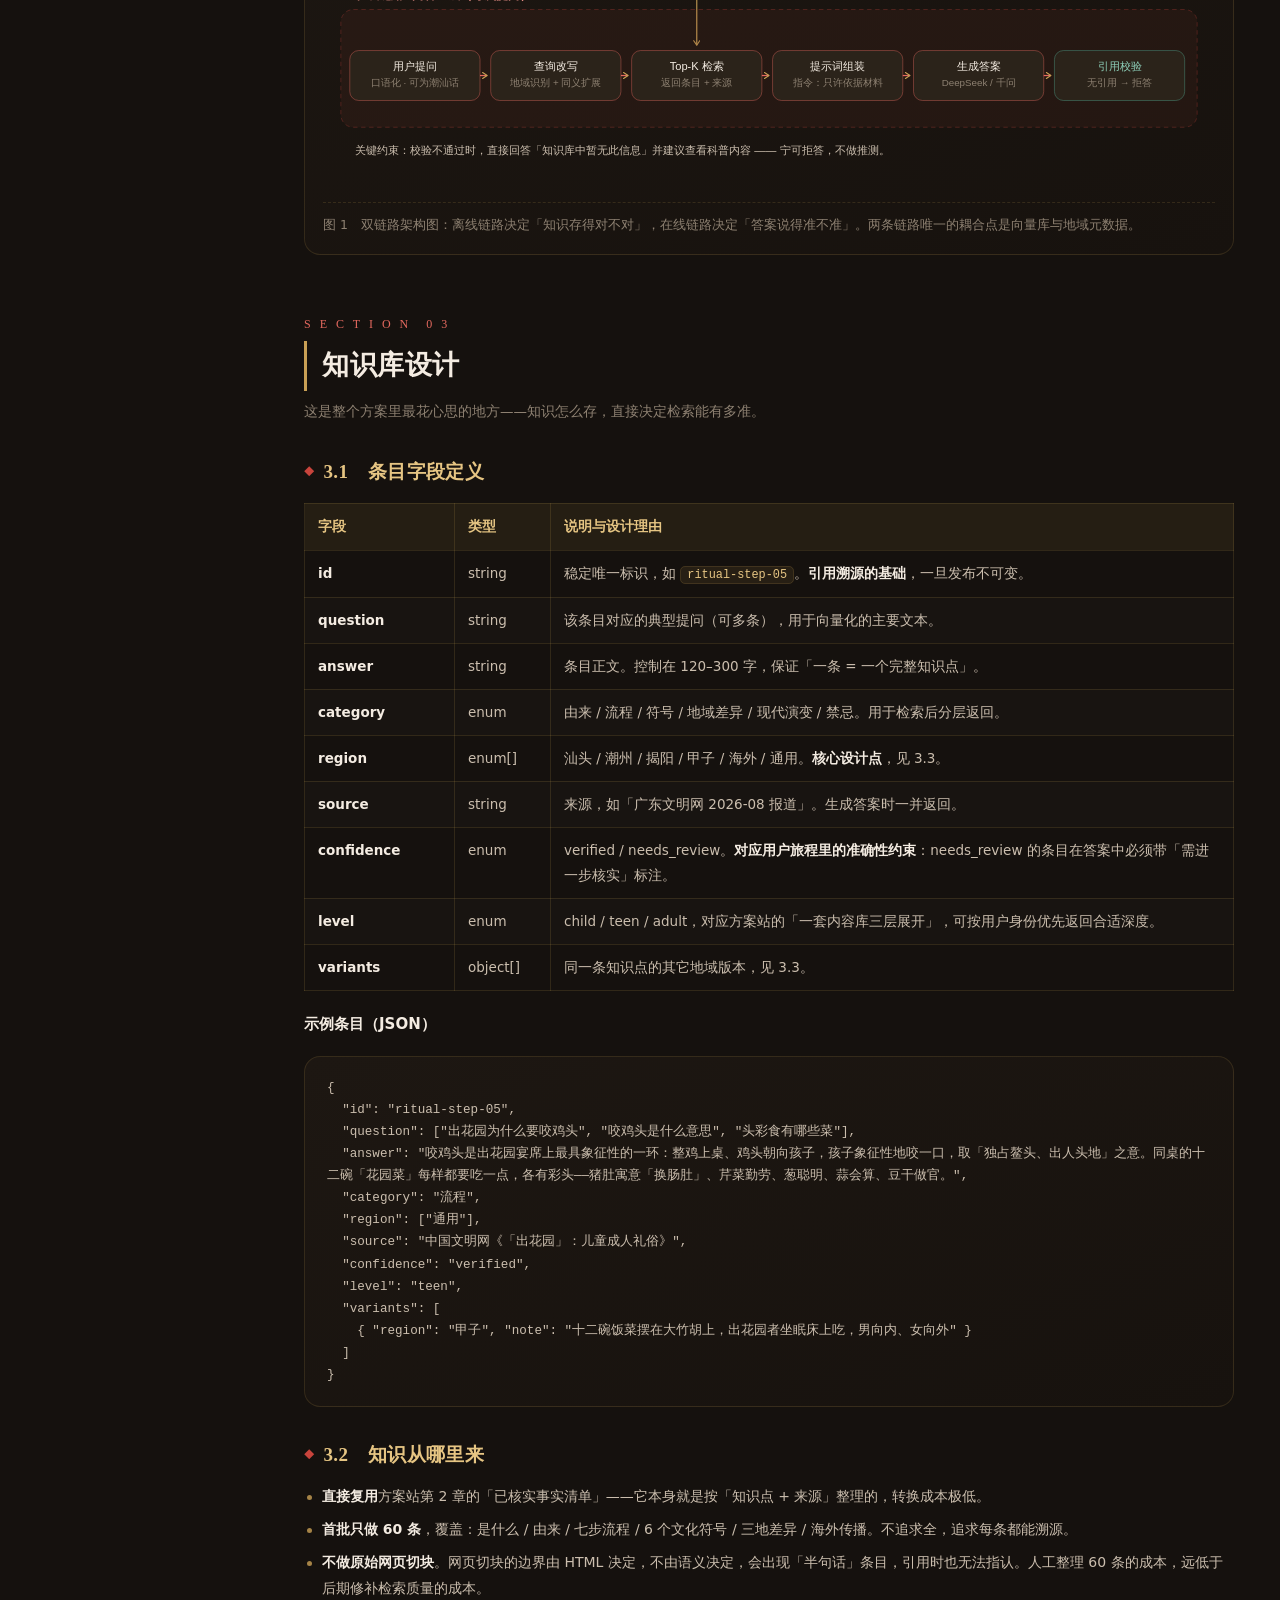
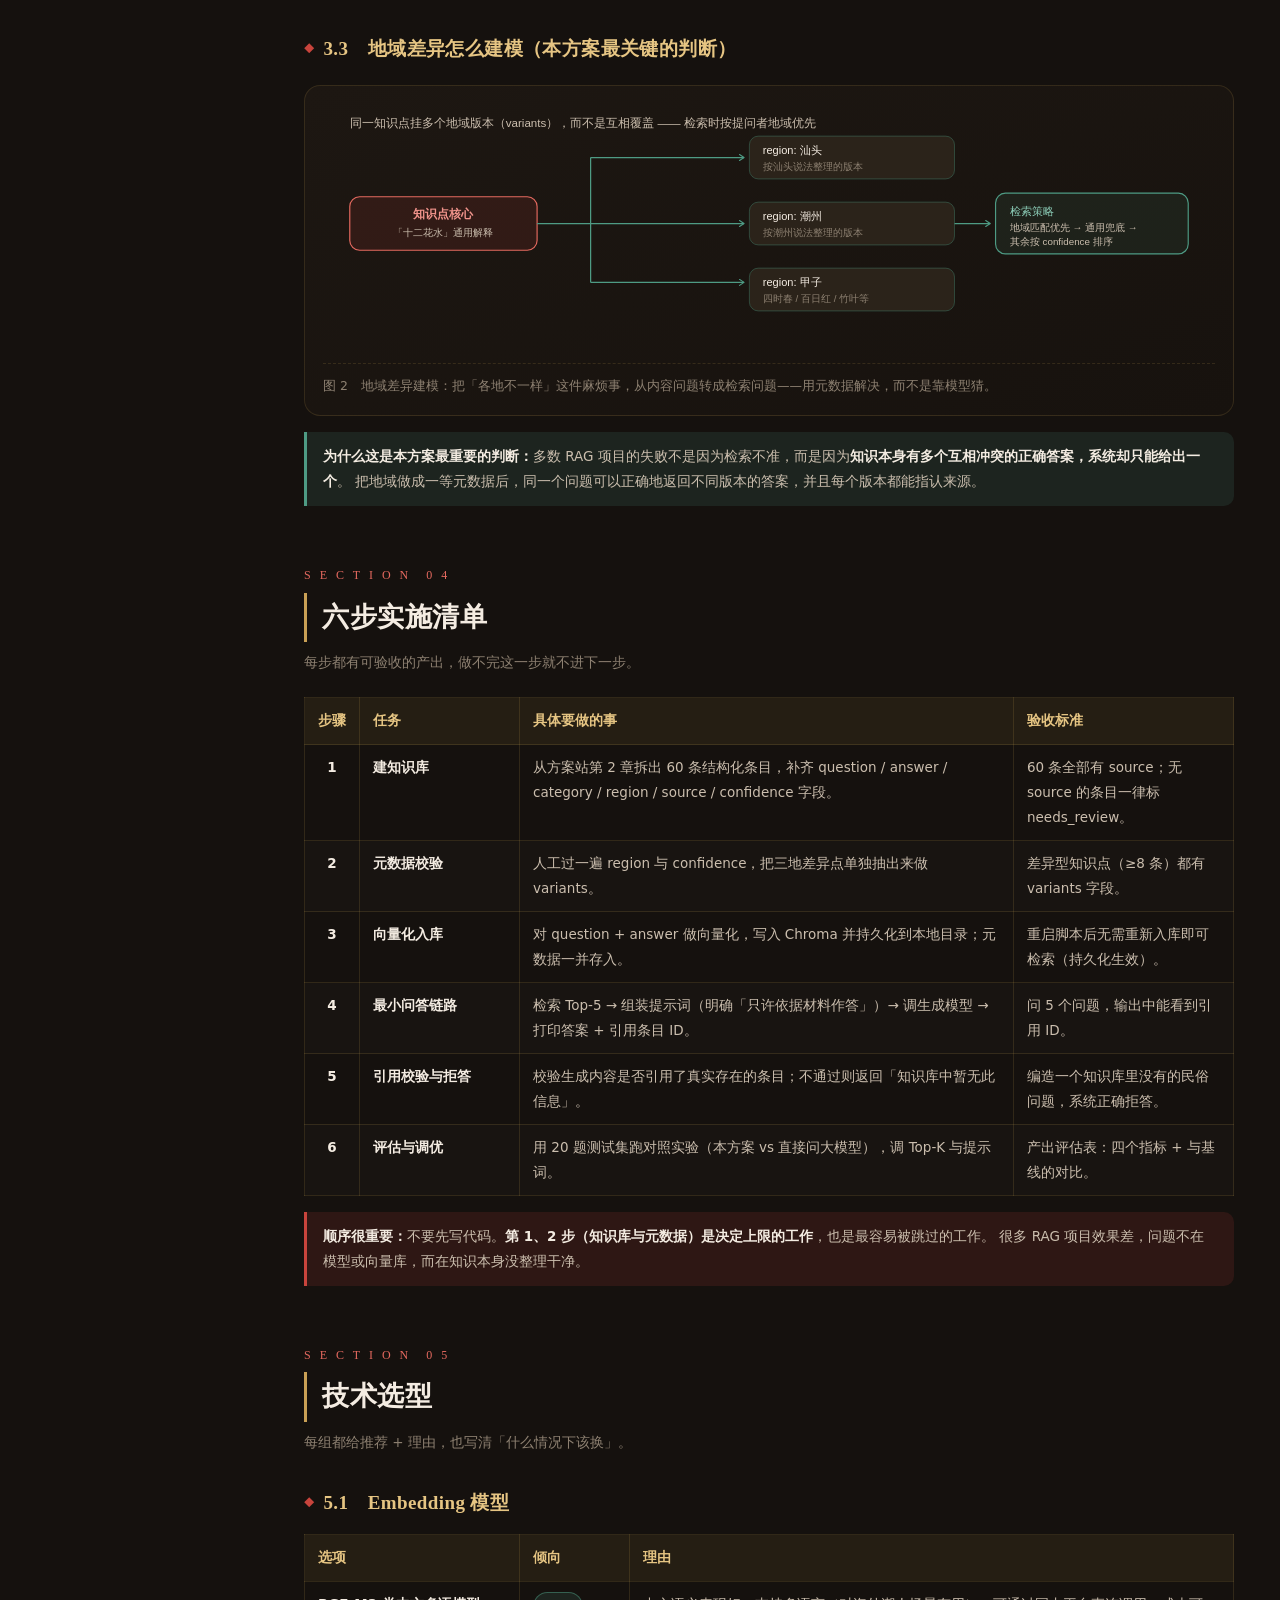
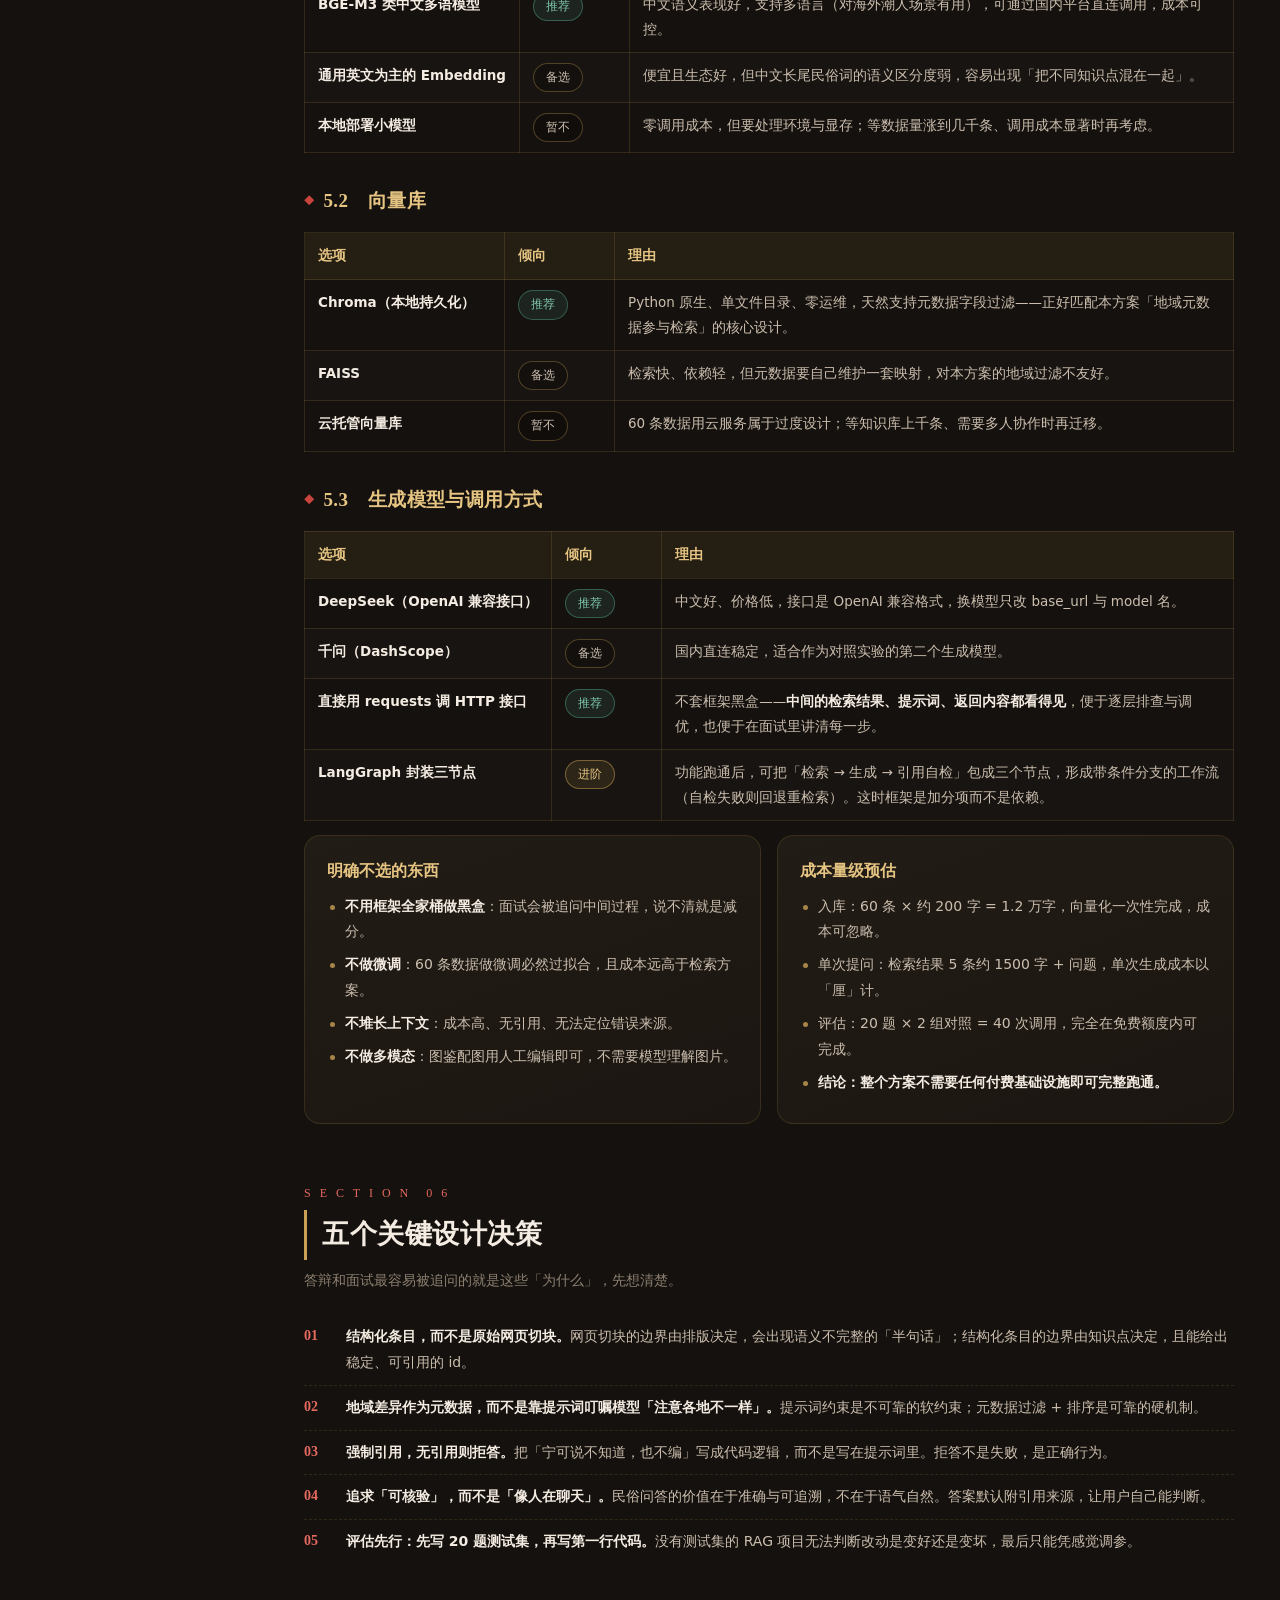
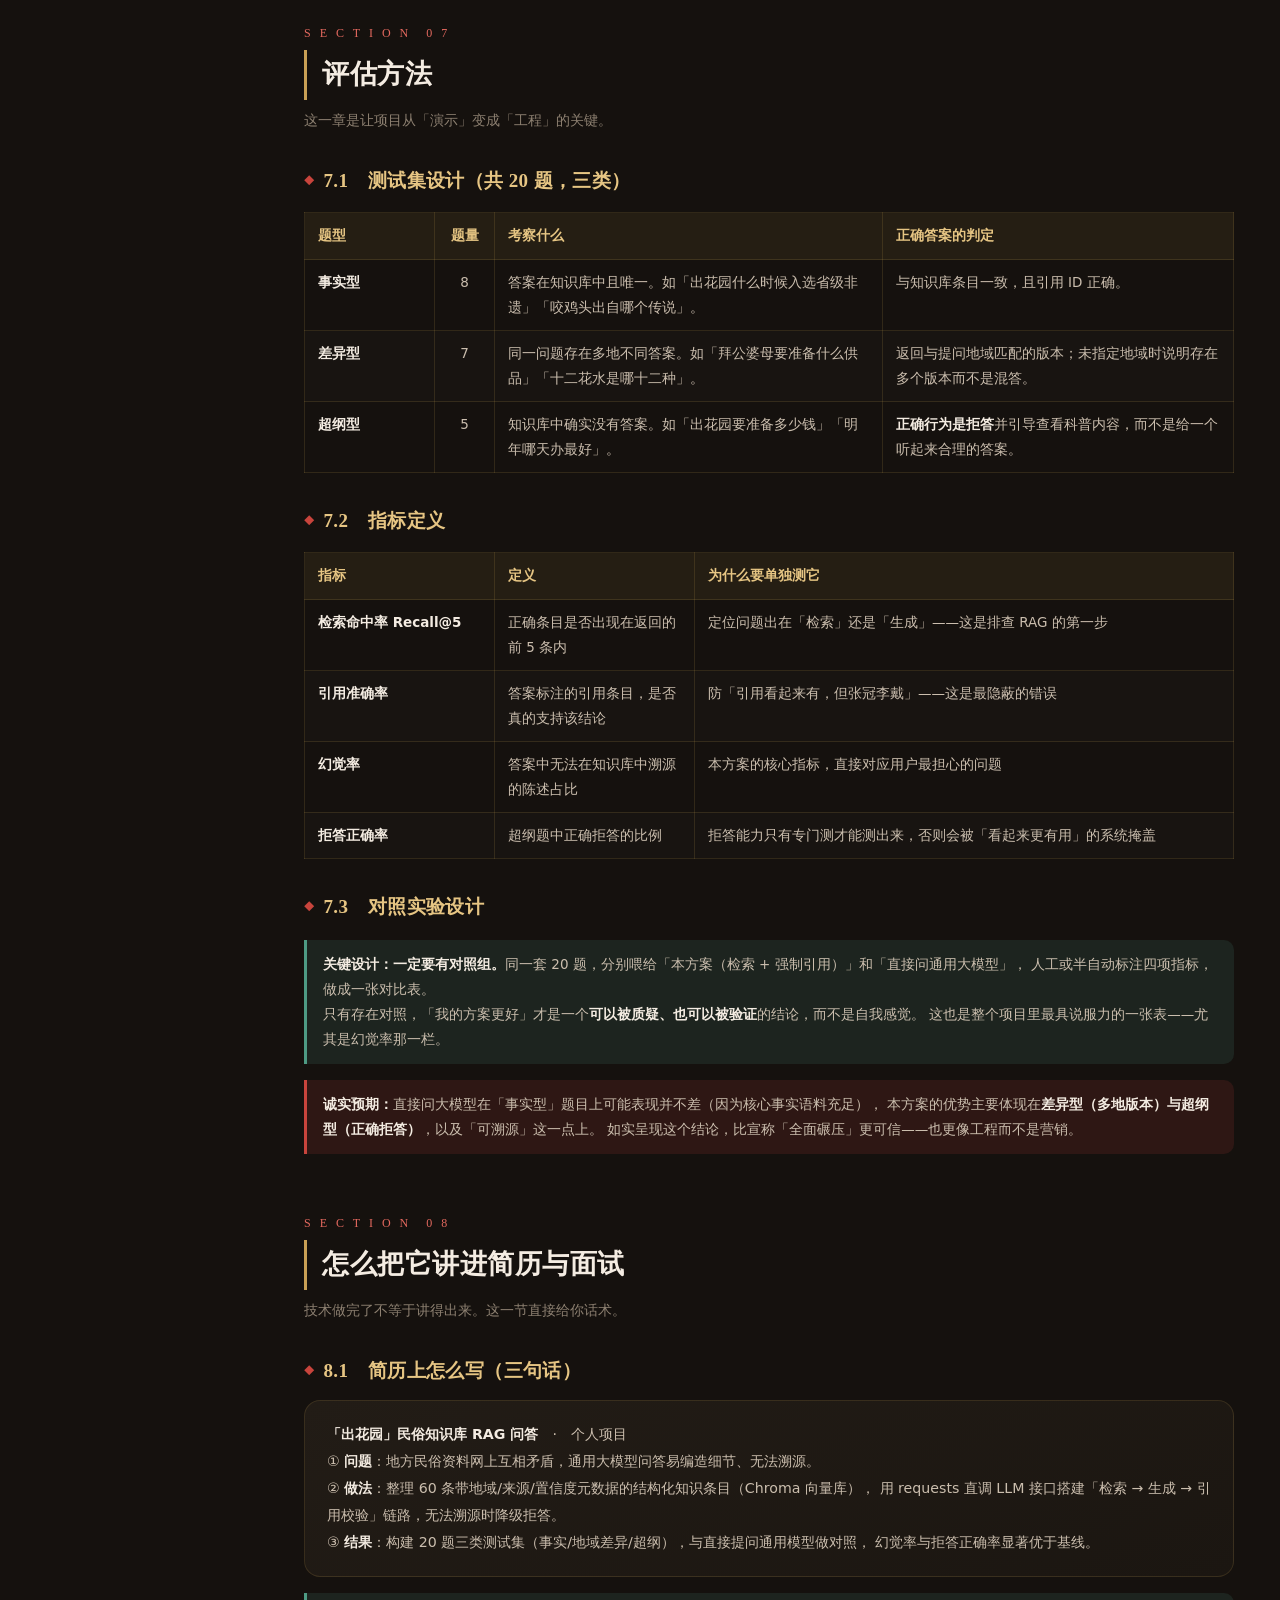
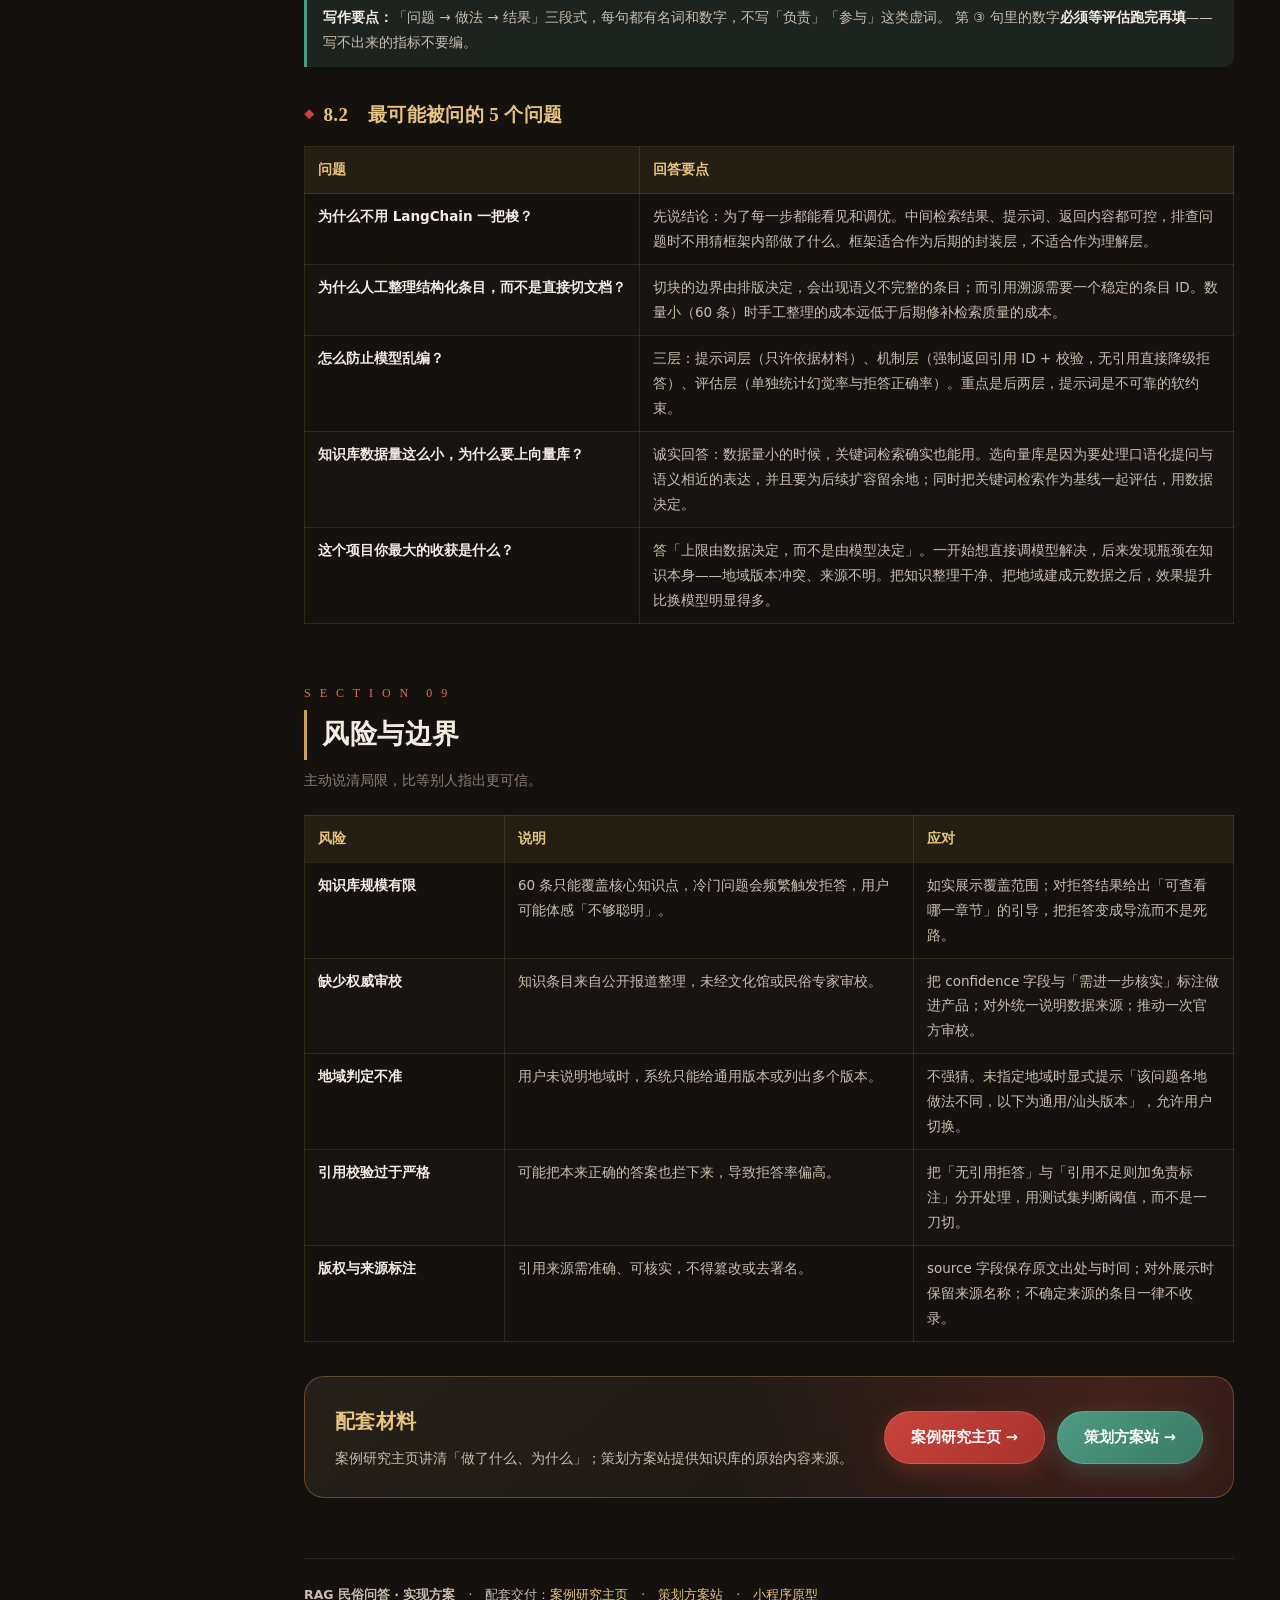
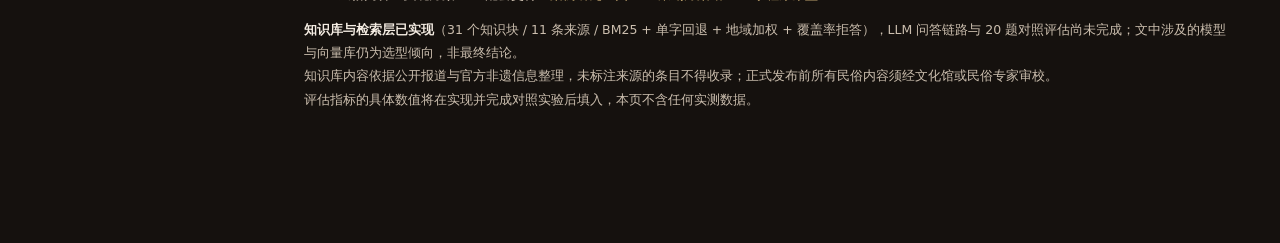
<file: rag-plan.html>
<!DOCTYPE html>
<html lang="zh-CN">
<head>
<meta charset="UTF-8">
<meta name="viewport" content="width=device-width, initial-scale=1">
<title>RAG 民俗问答 · 实现方案</title>
<link rel="stylesheet" href="assets/styles.css">
</head>
<body>
<div class="wrap">

<aside class="side">
  <div class="brand">
    <div class="seal">问</div>
    <h1>RAG 民俗问答</h1>
    <p>出花园知识库 · 实现方案</p>
  </div>
  <nav>
    <div class="navgrp">方案正文</div>
    <a href="#s1" class="on">01　为什么需要检索</a>
    <a href="#s2">02　双链路架构</a>
    <a href="#s3">03　知识库设计</a>
    <a href="#s4">04　六步实施清单</a>
    <a href="#s5">05　技术选型</a>
    <a href="#s6">06　关键设计决策</a>
    <a href="#s7">07　评估方法</a>
    <a href="#s8">08　简历与面试</a>
    <a href="#s9">09　风险与边界</a>
    <div class="navgrp">其它交付物</div>
    <a href="case-study.html">▸ 案例研究主页</a>
    <a href="index.html">▸ 策划方案站</a>
    <a href="prototype.html">▸ 小程序原型</a>
  </nav>
</aside>

<main class="main">

<header class="hero">
  <span class="kicker">技术方案 · RAG</span>
  <h1>让「出花园」问答<em>不编造、可溯源</em></h1>
  <p class="lede">
    地方民俗最大的特点是<strong>各地版本不同、网络资料互相矛盾</strong>——直接问通用大模型，它会给出一个「很像」但可能张冠李戴的答案。
    本方案把方案站第 2 章的民俗知识做成结构化知识库，检索后再生成，<strong>每一处事实都能指回具体条目及其地域来源</strong>。
  </p>
  <div class="meta">
    <span class="pill red">强制引用 · 无引用则拒答</span>
    <span class="pill gold">地域差异作为元数据</span>
    <span class="pill jade">20 题对照评估</span>
    <span class="pill">状态：知识库与检索层已完成，问答链路待接</span>
  </div>
</header>

<!-- ============ 01 ============ -->
<section id="s1">
  <div class="sec-head">
    <div class="idx">S E C T I O N　0 1</div>
    <h2>为什么这个地方必须用检索</h2>
    <p class="sub">不是为了炫技。先说清「不用 RAG 会出什么问题」。</p>
  </div>

  <div class="grid g3">
    <div class="card">
      <h4>痛点一：事实细碎且易错</h4>
      <p style="font-size:13.4px">「十二花水」到底是哪十二种花、「头彩食」十二碗分别是什么——大模型训练语料里这类长尾民俗信息稀薄，很容易生成一个似是而非的清单。</p>
    </div>
    <div class="card">
      <h4>痛点二：同一个问题有多个正确答案</h4>
      <p style="font-size:13.4px">汕潮揭三地做法不同，甲子等地区还有自己的版本。模型无法知道提问者要看哪个版本，往往把三地做法混在一起讲。</p>
    </div>
    <div class="card">
      <h4>痛点三：错了没人知道</h4>
      <p style="font-size:13.4px">通用问答没有出处。用户无法判断这句话来自权威资料还是模型脑补，而文化传播一旦出错，损害的是整个项目的公信力。</p>
    </div>
  </div>

  <div class="note">
    <b>一句话方案：</b>把「可核验」当作产品功能来设计——先检索本地知识库，再让模型<strong>基于检索到的条目作答，并强制返回引用</strong>；
    检索不到就明确回答「知识库中暂无此信息」，而不是推测。这样「文化准确性」从一个宣传口号，变成了一个可测量的技术指标。
  </div>

  <h3>1.1　和「直接把资料塞进提示词」有什么区别</h3>
  <table class="tbl">
    <thead><tr><th style="width:170px">做法</th><th>优点</th><th>为什么不选 / 何时可选</th></tr></thead>
    <tbody>
      <tr><td class="item">全部塞进长上下文</td><td>实现最简单，无需向量库</td><td>知识库一旦超过几千字就开始吃 token 与成本；且无法给出「这句话来自哪条」的稳定引用 ID。<strong>仅在原型验证阶段可用。</strong></td></tr>
      <tr><td class="item">关键词检索</td><td>零依赖、结果可解释</td><td>用户会说「十五岁那个仪式是干嘛的」，不会说「出花园」。口语化提问命中率低。<strong>数据量极小（&lt;50 条）时可作为对照基线。</strong></td></tr>
      <tr><td class="item">向量检索（本方案）</td><td>能处理语义相近与口语化表达；元数据可参与过滤与排序</td><td>需要一次向量化成本与一个向量库，但可本地持久化、无需运维。</td></tr>
      <tr><td class="item">直接问通用大模型</td><td>零成本起步</td><td>不保留此处——它<strong>不会</strong>被淘汰，而是留作对照组，用来证明本方案真的更好。</td></tr>
    </tbody>
  </table>
</section>

<!-- ============ 02 ============ -->
<section id="s2">
  <div class="sec-head">
    <div class="idx">S E C T I O N　0 2</div>
    <h2>双链路架构</h2>
    <p class="sub">离线负责「把知识存对」，在线负责「把答案说准」。</p>
  </div>

  <div class="diagram">
    <svg viewBox="0 0 1000 440" role="img" aria-label="RAG 双链路架构图">
      <defs>
        <marker id="ar" viewBox="0 0 10 10" refX="8" refY="5" markerWidth="6" markerHeight="6" orient="auto-start-reverse">
          <path d="M2 1L8 5L2 9" fill="none" stroke="#C9A055" stroke-width="1.5" stroke-linecap="round" stroke-linejoin="round"/>
        </marker>
      </defs>

      <!-- 离线链路 -->
      <rect x="20" y="44" width="960" height="132" rx="14" fill="rgba(201,160,85,.06)" stroke="rgba(201,160,85,.35)" stroke-dasharray="5 4"/>
      <text x="36" y="32" font-size="13.5" font-weight="700" fill="#E6C583" font-family="serif">离线链路 · 知识入库（一次性构建 + 增量更新）</text>
      <g font-family="sans-serif">
        <g>
          <rect x="30" y="90" width="176" height="56" rx="10" fill="#2B231A" stroke="rgba(201,160,85,.45)"/>
          <text x="118" y="112" text-anchor="middle" font-size="12.8" fill="#F4ECE2">民俗资料</text>
          <text x="118" y="130" text-anchor="middle" font-size="11" fill="#8D8071">方案第 2 章 · 已核实清单</text>
        </g>
        <g>
          <rect x="221" y="90" width="176" height="56" rx="10" fill="#2B231A" stroke="rgba(201,160,85,.45)"/>
          <text x="309" y="112" text-anchor="middle" font-size="12.8" fill="#F4ECE2">结构化拆解</text>
          <text x="309" y="130" text-anchor="middle" font-size="11" fill="#8D8071">拆成「提问—答案」条目</text>
        </g>
        <g>
          <rect x="412" y="90" width="176" height="56" rx="10" fill="#2B231A" stroke="rgba(201,160,85,.45)"/>
          <text x="500" y="112" text-anchor="middle" font-size="12.8" fill="#F4ECE2">元数据标注</text>
          <text x="500" y="130" text-anchor="middle" font-size="11" fill="#8D8071">地域 / 来源 / 置信度</text>
        </g>
        <g>
          <rect x="603" y="90" width="176" height="56" rx="10" fill="#2B231A" stroke="rgba(201,160,85,.45)"/>
          <text x="691" y="112" text-anchor="middle" font-size="12.8" fill="#F4ECE2">向量化</text>
          <text x="691" y="130" text-anchor="middle" font-size="11" fill="#8D8071">Embedding 模型</text>
        </g>
        <g>
          <rect x="794" y="90" width="176" height="56" rx="10" fill="#2B231A" stroke="rgba(201,160,85,.45)"/>
          <text x="882" y="112" text-anchor="middle" font-size="12.8" fill="#F4ECE2">知识库 + 向量索引</text>
          <text x="882" y="130" text-anchor="middle" font-size="11" fill="#8D8071">Chroma（本地持久化）</text>
        </g>
      </g>
      <path d="M206 118 H217" stroke="#C9A055" stroke-width="1.4" marker-end="url(#ar)"/>
      <path d="M397 118 H408" stroke="#C9A055" stroke-width="1.4" marker-end="url(#ar)"/>
      <path d="M588 118 H599" stroke="#C9A055" stroke-width="1.4" marker-end="url(#ar)"/>
      <path d="M779 118 H790" stroke="#C9A055" stroke-width="1.4" marker-end="url(#ar)"/>

      <!-- 两条链路之间的衔接 -->
      <path d="M882 148 V196 H419 V276" fill="none" stroke="#C9A055" stroke-width="1.4" marker-end="url(#ar)" opacity="0.85"/>
      <text x="640" y="190" font-size="11" fill="#8D8071" font-family="sans-serif">检索时按地域元数据优先过滤</text>

      <!-- 在线链路 -->
      <rect x="20" y="236" width="960" height="132" rx="14" fill="rgba(200,68,60,.07)" stroke="rgba(200,68,60,.32)" stroke-dasharray="5 4"/>
      <text x="36" y="224" font-size="13.5" font-weight="700" fill="#F0938B" font-family="serif">在线链路 · 问答生成（每次提问）</text>
      <g font-family="sans-serif">
        <g>
          <rect x="30" y="282" width="146" height="56" rx="10" fill="#2B231A" stroke="rgba(228,105,95,.45)"/>
          <text x="103" y="304" text-anchor="middle" font-size="12.5" fill="#F4ECE2">用户提问</text>
          <text x="103" y="322" text-anchor="middle" font-size="11" fill="#8D8071">口语化 · 可为潮汕话</text>
        </g>
        <g>
          <rect x="188" y="282" width="146" height="56" rx="10" fill="#2B231A" stroke="rgba(228,105,95,.45)"/>
          <text x="261" y="304" text-anchor="middle" font-size="12.5" fill="#F4ECE2">查询改写</text>
          <text x="261" y="322" text-anchor="middle" font-size="11" fill="#8D8071">地域识别 + 同义扩展</text>
        </g>
        <g>
          <rect x="346" y="282" width="146" height="56" rx="10" fill="#2B231A" stroke="rgba(228,105,95,.45)"/>
          <text x="419" y="304" text-anchor="middle" font-size="12.5" fill="#F4ECE2">Top-K 检索</text>
          <text x="419" y="322" text-anchor="middle" font-size="11" fill="#8D8071">返回条目 + 来源</text>
        </g>
        <g>
          <rect x="504" y="282" width="146" height="56" rx="10" fill="#2B231A" stroke="rgba(228,105,95,.45)"/>
          <text x="577" y="304" text-anchor="middle" font-size="12.5" fill="#F4ECE2">提示词组装</text>
          <text x="577" y="322" text-anchor="middle" font-size="11" fill="#8D8071">指令：只许依据材料</text>
        </g>
        <g>
          <rect x="662" y="282" width="146" height="56" rx="10" fill="#2B231A" stroke="rgba(228,105,95,.45)"/>
          <text x="735" y="304" text-anchor="middle" font-size="12.5" fill="#F4ECE2">生成答案</text>
          <text x="735" y="322" text-anchor="middle" font-size="11" fill="#8D8071">DeepSeek / 千问</text>
        </g>
        <g>
          <rect x="820" y="282" width="146" height="56" rx="10" fill="#2B231A" stroke="rgba(78,155,132,.5)"/>
          <text x="893" y="304" text-anchor="middle" font-size="12.5" fill="#8ED0BA">引用校验</text>
          <text x="893" y="322" text-anchor="middle" font-size="11" fill="#8D8071">无引用 → 拒答</text>
        </g>
      </g>
      <path d="M176 310 H184" stroke="#E4695F" stroke-width="1.4" marker-end="url(#ar)"/>
      <path d="M334 310 H342" stroke="#E4695F" stroke-width="1.4" marker-end="url(#ar)"/>
      <path d="M492 310 H500" stroke="#E4695F" stroke-width="1.4" marker-end="url(#ar)"/>
      <path d="M650 310 H658" stroke="#E4695F" stroke-width="1.4" marker-end="url(#ar)"/>
      <path d="M808 310 H816" stroke="#E4695F" stroke-width="1.4" marker-end="url(#ar)"/>

      <text x="36" y="398" font-size="12.5" fill="#CBBEAE" font-family="sans-serif">关键约束：校验不通过时，直接回答「知识库中暂无此信息」并建议查看科普内容 —— 宁可拒答，不做推测。</text>
    </svg>
    <div class="cap">图 1　双链路架构图：离线链路决定「知识存得对不对」，在线链路决定「答案说得准不准」。两条链路唯一的耦合点是向量库与地域元数据。</div>
  </div>
</section>

<!-- ============ 03 ============ -->
<section id="s3">
  <div class="sec-head">
    <div class="idx">S E C T I O N　0 3</div>
    <h2>知识库设计</h2>
    <p class="sub">这是整个方案里最花心思的地方——知识怎么存，直接决定检索能有多准。</p>
  </div>

  <h3>3.1　条目字段定义</h3>
  <table class="tbl">
    <thead>
      <tr><th style="width:150px">字段</th><th style="width:96px">类型</th><th>说明与设计理由</th></tr>
    </thead>
    <tbody>
      <tr><td class="item">id</td><td>string</td><td>稳定唯一标识，如 <code>ritual-step-05</code>。<strong>引用溯源的基础</strong>，一旦发布不可变。</td></tr>
      <tr><td class="item">question</td><td>string</td><td>该条目对应的典型提问（可多条），用于向量化的主要文本。</td></tr>
      <tr><td class="item">answer</td><td>string</td><td>条目正文。控制在 120–300 字，保证「一条 = 一个完整知识点」。</td></tr>
      <tr><td class="item">category</td><td>enum</td><td>由来 / 流程 / 符号 / 地域差异 / 现代演变 / 禁忌。用于检索后分层返回。</td></tr>
      <tr><td class="item">region</td><td>enum[]</td><td>汕头 / 潮州 / 揭阳 / 甲子 / 海外 / 通用。<strong>核心设计点</strong>，见 3.3。</td></tr>
      <tr><td class="item">source</td><td>string</td><td>来源，如「广东文明网 2026-08 报道」。生成答案时一并返回。</td></tr>
      <tr><td class="item">confidence</td><td>enum</td><td>verified / needs_review。<strong>对应用户旅程里的准确性约束</strong>：needs_review 的条目在答案中必须带「需进一步核实」标注。</td></tr>
      <tr><td class="item">level</td><td>enum</td><td>child / teen / adult，对应方案站的「一套内容库三层展开」，可按用户身份优先返回合适深度。</td></tr>
      <tr><td class="item">variants</td><td>object[]</td><td>同一条知识点的其它地域版本，见 3.3。</td></tr>
    </tbody>
  </table>

  <h4>示例条目（JSON）</h4>
  <div class="diagram" style="padding:20px 22px">
<pre style="margin:0;font-family:var(--mono,Consolas,Menlo,monospace);font-size:12.6px;line-height:1.75;color:var(--ink-2);white-space:pre-wrap">{
  "id": "ritual-step-05",
  "question": ["出花园为什么要咬鸡头", "咬鸡头是什么意思", "头彩食有哪些菜"],
  "answer": "咬鸡头是出花园宴席上最具象征性的一环：整鸡上桌、鸡头朝向孩子，孩子象征性地咬一口，取「独占鳌头、出人头地」之意。同桌的十二碗「花园菜」每样都要吃一点，各有彩头——猪肚寓意「换肠肚」、芹菜勤劳、葱聪明、蒜会算、豆干做官。",
  "category": "流程",
  "region": ["通用"],
  "source": "中国文明网《「出花园」：儿童成人礼俗》",
  "confidence": "verified",
  "level": "teen",
  "variants": [
    { "region": "甲子", "note": "十二碗饭菜摆在大竹胡上，出花园者坐眠床上吃，男向内、女向外" }
  ]
}</pre>
  </div>

  <h3>3.2　知识从哪里来</h3>
  <ul class="clean">
    <li><strong>直接复用</strong>方案站第 2 章的「已核实事实清单」——它本身就是按「知识点 + 来源」整理的，转换成本极低。</li>
    <li><strong>首批只做 60 条</strong>，覆盖：是什么 / 由来 / 七步流程 / 6 个文化符号 / 三地差异 / 海外传播。不追求全，追求每条都能溯源。</li>
    <li><strong>不做原始网页切块</strong>。网页切块的边界由 HTML 决定，不由语义决定，会出现「半句话」条目，引用时也无法指认。人工整理 60 条的成本，远低于后期修补检索质量的成本。</li>
  </ul>

  <h3>3.3　地域差异怎么建模（本方案最关键的判断）</h3>
  <div class="diagram">
    <svg viewBox="0 0 1000 280" role="img" aria-label="地域差异建模示意图">
      <defs>
        <marker id="ar2" viewBox="0 0 10 10" refX="8" refY="5" markerWidth="6" markerHeight="6" orient="auto-start-reverse">
          <path d="M2 1L8 5L2 9" fill="none" stroke="#4E9B84" stroke-width="1.5" stroke-linecap="round" stroke-linejoin="round"/>
        </marker>
      </defs>
      <text x="30" y="26" font-size="13" fill="#CBBEAE" font-family="sans-serif">同一知识点挂多个地域版本（variants），而不是互相覆盖 —— 检索时按提问者地域优先</text>

      <rect x="30" y="104" width="210" height="60" rx="11" fill="rgba(200,68,60,.12)" stroke="#E4695F" stroke-width="1.3"/>
      <text x="135" y="128" text-anchor="middle" font-size="14" font-weight="700" fill="#F0938B" font-family="serif">知识点核心</text>
      <text x="135" y="148" text-anchor="middle" font-size="11.5" fill="#CBBEAE" font-family="sans-serif">「十二花水」通用解释</text>

      <path d="M240 134 H300" stroke="#4E9B84" stroke-width="1.4"/>
      <path d="M300 60 V200" stroke="#4E9B84" stroke-width="1.4"/>
      <path d="M300 60 H472" stroke="#4E9B84" stroke-width="1.4" marker-end="url(#ar2)"/>
      <path d="M300 134 H472" stroke="#4E9B84" stroke-width="1.4" marker-end="url(#ar2)"/>
      <path d="M300 200 H472" stroke="#4E9B84" stroke-width="1.4" marker-end="url(#ar2)"/>

      <g font-family="sans-serif">
        <rect x="478" y="36" width="230" height="48" rx="10" fill="#2B231A" stroke="rgba(78,155,132,.4)"/>
        <text x="493" y="56" font-size="12.4" fill="#F4ECE2">region: 汕头</text>
        <text x="493" y="74" font-size="11" fill="#8D8071">按汕头说法整理的版本</text>

        <rect x="478" y="110" width="230" height="48" rx="10" fill="#2B231A" stroke="rgba(78,155,132,.4)"/>
        <text x="493" y="130" font-size="12.4" fill="#F4ECE2">region: 潮州</text>
        <text x="493" y="148" font-size="11" fill="#8D8071">按潮州说法整理的版本</text>

        <rect x="478" y="184" width="230" height="48" rx="10" fill="#2B231A" stroke="rgba(78,155,132,.4)"/>
        <text x="493" y="204" font-size="12.4" fill="#F4ECE2">region: 甲子</text>
        <text x="493" y="222" font-size="11" fill="#8D8071">四时春 / 百日红 / 竹叶等</text>
      </g>

      <path d="M708 134 H748" stroke="#4E9B84" stroke-width="1.4" marker-end="url(#ar2)"/>
      <rect x="754" y="100" width="216" height="68" rx="11" fill="rgba(78,155,132,.1)" stroke="#4E9B84" stroke-width="1.3"/>
      <text x="770" y="124" font-size="12.4" fill="#8ED0BA" font-family="sans-serif">检索策略</text>
      <text x="770" y="142" font-size="11" fill="#CBBEAE" font-family="sans-serif">地域匹配优先 → 通用兜底 →</text>
      <text x="770" y="158" font-size="11" fill="#CBBEAE" font-family="sans-serif">其余按 confidence 排序</text>
    </svg>
    <div class="cap">图 2　地域差异建模：把「各地不一样」这件麻烦事，从内容问题转成检索问题——用元数据解决，而不是靠模型猜。</div>
  </div>
  <div class="note">
    <b>为什么这是本方案最重要的判断：</b>多数 RAG 项目的失败不是因为检索不准，而是因为<strong>知识本身有多个互相冲突的正确答案，系统却只能给出一个</strong>。
    把地域做成一等元数据后，同一个问题可以正确地返回不同版本的答案，并且每个版本都能指认来源。
  </div>
</section>

<!-- ============ 04 ============ -->
<section id="s4">
  <div class="sec-head">
    <div class="idx">S E C T I O N　0 4</div>
    <h2>六步实施清单</h2>
    <p class="sub">每步都有可验收的产出，做不完这一步就不进下一步。</p>
  </div>
  <table class="tbl">
    <thead>
      <tr><th style="width:52px" class="c">步骤</th><th style="width:160px">任务</th><th>具体要做的事</th><th style="width:220px">验收标准</th></tr>
    </thead>
    <tbody>
      <tr>
        <td class="c item">1</td><td class="item">建知识库</td>
        <td>从方案站第 2 章拆出 60 条结构化条目，补齐 question / answer / category / region / source / confidence 字段。</td>
        <td>60 条全部有 source；无 source 的条目一律标 needs_review。</td>
      </tr>
      <tr>
        <td class="c item">2</td><td class="item">元数据校验</td>
        <td>人工过一遍 region 与 confidence，把三地差异点单独抽出来做 variants。</td>
        <td>差异型知识点（≥8 条）都有 variants 字段。</td>
      </tr>
      <tr>
        <td class="c item">3</td><td class="item">向量化入库</td>
        <td>对 question + answer 做向量化，写入 Chroma 并持久化到本地目录；元数据一并存入。</td>
        <td>重启脚本后无需重新入库即可检索（持久化生效）。</td>
      </tr>
      <tr>
        <td class="c item">4</td><td class="item">最小问答链路</td>
        <td>检索 Top-5 → 组装提示词（明确「只许依据材料作答」）→ 调生成模型 → 打印答案 + 引用条目 ID。</td>
        <td>问 5 个问题，输出中能看到引用 ID。</td>
      </tr>
      <tr>
        <td class="c item">5</td><td class="item">引用校验与拒答</td>
        <td>校验生成内容是否引用了真实存在的条目；不通过则返回「知识库中暂无此信息」。</td>
        <td>编造一个知识库里没有的民俗问题，系统正确拒答。</td>
      </tr>
      <tr>
        <td class="c item">6</td><td class="item">评估与调优</td>
        <td>用 20 题测试集跑对照实验（本方案 vs 直接问大模型），调 Top-K 与提示词。</td>
        <td>产出评估表：四个指标 + 与基线的对比。</td>
      </tr>
    </tbody>
  </table>
  <div class="warn">
    <b>顺序很重要：</b>不要先写代码。<strong>第 1、2 步（知识库与元数据）是决定上限的工作</strong>，也是最容易被跳过的工作。
    很多 RAG 项目效果差，问题不在模型或向量库，而在知识本身没整理干净。
  </div>
</section>

<!-- ============ 05 ============ -->
<section id="s5">
  <div class="sec-head">
    <div class="idx">S E C T I O N　0 5</div>
    <h2>技术选型</h2>
    <p class="sub">每组都给推荐 + 理由，也写清「什么情况下该换」。</p>
  </div>

  <h3>5.1　Embedding 模型</h3>
  <table class="tbl">
    <thead><tr><th style="width:200px">选项</th><th style="width:110px">倾向</th><th>理由</th></tr></thead>
    <tbody>
      <tr><td class="item">BGE-M3 类中文多语模型</td><td><span class="pill jade">推荐</span></td><td>中文语义表现好，支持多语言（对海外潮人场景有用），可通过国内平台直连调用，成本可控。</td></tr>
      <tr><td class="item">通用英文为主的 Embedding</td><td><span class="pill">备选</span></td><td>便宜且生态好，但中文长尾民俗词的语义区分度弱，容易出现「把不同知识点混在一起」。</td></tr>
      <tr><td class="item">本地部署小模型</td><td><span class="pill">暂不</span></td><td>零调用成本，但要处理环境与显存；等数据量涨到几千条、调用成本显著时再考虑。</td></tr>
    </tbody>
  </table>

  <h3>5.2　向量库</h3>
  <table class="tbl">
    <thead><tr><th style="width:200px">选项</th><th style="width:110px">倾向</th><th>理由</th></tr></thead>
    <tbody>
      <tr><td class="item">Chroma（本地持久化）</td><td><span class="pill jade">推荐</span></td><td>Python 原生、单文件目录、零运维，天然支持元数据字段过滤——正好匹配本方案「地域元数据参与检索」的核心设计。</td></tr>
      <tr><td class="item">FAISS</td><td><span class="pill">备选</span></td><td>检索快、依赖轻，但元数据要自己维护一套映射，对本方案的地域过滤不友好。</td></tr>
      <tr><td class="item">云托管向量库</td><td><span class="pill">暂不</span></td><td>60 条数据用云服务属于过度设计；等知识库上千条、需要多人协作时再迁移。</td></tr>
    </tbody>
  </table>

  <h3>5.3　生成模型与调用方式</h3>
  <table class="tbl">
    <thead><tr><th style="width:200px">选项</th><th style="width:110px">倾向</th><th>理由</th></tr></thead>
    <tbody>
      <tr><td class="item">DeepSeek（OpenAI 兼容接口）</td><td><span class="pill jade">推荐</span></td><td>中文好、价格低，接口是 OpenAI 兼容格式，换模型只改 base_url 与 model 名。</td></tr>
      <tr><td class="item">千问（DashScope）</td><td><span class="pill">备选</span></td><td>国内直连稳定，适合作为对照实验的第二个生成模型。</td></tr>
      <tr><td class="item">直接用 requests 调 HTTP 接口</td><td><span class="pill jade">推荐</span></td><td>不套框架黑盒——<strong>中间的检索结果、提示词、返回内容都看得见</strong>，便于逐层排查与调优，也便于在面试里讲清每一步。</td></tr>
      <tr><td class="item">LangGraph 封装三节点</td><td><span class="pill gold">进阶</span></td><td>功能跑通后，可把「检索 → 生成 → 引用自检」包成三个节点，形成带条件分支的工作流（自检失败则回退重检索）。这时框架是加分项而不是依赖。</td></tr>
    </tbody>
  </table>

  <div class="grid g2">
    <div class="card">
      <h4>明确不选的东西</h4>
      <ul class="clean">
        <li><strong>不用框架全家桶做黑盒</strong>：面试会被追问中间过程，说不清就是减分。</li>
        <li><strong>不做微调</strong>：60 条数据做微调必然过拟合，且成本远高于检索方案。</li>
        <li><strong>不堆长上下文</strong>：成本高、无引用、无法定位错误来源。</li>
        <li><strong>不做多模态</strong>：图鉴配图用人工编辑即可，不需要模型理解图片。</li>
      </ul>
    </div>
    <div class="card">
      <h4>成本量级预估</h4>
      <ul class="clean">
        <li>入库：60 条 × 约 200 字 = 1.2 万字，向量化一次性完成，成本可忽略。</li>
        <li>单次提问：检索结果 5 条约 1500 字 + 问题，单次生成成本以「厘」计。</li>
        <li>评估：20 题 × 2 组对照 = 40 次调用，完全在免费额度内可完成。</li>
        <li><strong>结论：整个方案不需要任何付费基础设施即可完整跑通。</strong></li>
      </ul>
    </div>
  </div>
</section>

<!-- ============ 06 ============ -->
<section id="s6">
  <div class="sec-head">
    <div class="idx">S E C T I O N　0 6</div>
    <h2>五个关键设计决策</h2>
    <p class="sub">答辩和面试最容易被追问的就是这些「为什么」，先想清楚。</p>
  </div>
  <ul class="deck">
    <li><strong>结构化条目，而不是原始网页切块。</strong>网页切块的边界由排版决定，会出现语义不完整的「半句话」；结构化条目的边界由知识点决定，且能给出稳定、可引用的 id。</li>
    <li><strong>地域差异作为元数据，而不是靠提示词叮嘱模型「注意各地不一样」。</strong>提示词约束是不可靠的软约束；元数据过滤 + 排序是可靠的硬机制。</li>
    <li><strong>强制引用，无引用则拒答。</strong>把「宁可说不知道，也不编」写成代码逻辑，而不是写在提示词里。拒答不是失败，是正确行为。</li>
    <li><strong>追求「可核验」，而不是「像人在聊天」。</strong>民俗问答的价值在于准确与可追溯，不在于语气自然。答案默认附引用来源，让用户自己能判断。</li>
    <li><strong>评估先行：先写 20 题测试集，再写第一行代码。</strong>没有测试集的 RAG 项目无法判断改动是变好还是变坏，最后只能凭感觉调参。</li>
  </ul>
</section>

<!-- ============ 07 ============ -->
<section id="s7">
  <div class="sec-head">
    <div class="idx">S E C T I O N　0 7</div>
    <h2>评估方法</h2>
    <p class="sub">这一章是让项目从「演示」变成「工程」的关键。</p>
  </div>

  <h3>7.1　测试集设计（共 20 题，三类）</h3>
  <table class="tbl">
    <thead><tr><th style="width:130px">题型</th><th style="width:60px" class="c">题量</th><th>考察什么</th><th>正确答案的判定</th></tr></thead>
    <tbody>
      <tr><td class="item">事实型</td><td class="c">8</td><td>答案在知识库中且唯一。如「出花园什么时候入选省级非遗」「咬鸡头出自哪个传说」。</td><td>与知识库条目一致，且引用 ID 正确。</td></tr>
      <tr><td class="item">差异型</td><td class="c">7</td><td>同一问题存在多地不同答案。如「拜公婆母要准备什么供品」「十二花水是哪十二种」。</td><td>返回与提问地域匹配的版本；未指定地域时说明存在多个版本而不是混答。</td></tr>
      <tr><td class="item">超纲型</td><td class="c">5</td><td>知识库中确实没有答案。如「出花园要准备多少钱」「明年哪天办最好」。</td><td><strong>正确行为是拒答</strong>并引导查看科普内容，而不是给一个听起来合理的答案。</td></tr>
    </tbody>
  </table>

  <h3>7.2　指标定义</h3>
  <table class="tbl">
    <thead><tr><th style="width:190px">指标</th><th style="width:200px">定义</th><th>为什么要单独测它</th></tr></thead>
    <tbody>
      <tr><td class="item">检索命中率 Recall@5</td><td>正确条目是否出现在返回的前 5 条内</td><td>定位问题出在「检索」还是「生成」——这是排查 RAG 的第一步</td></tr>
      <tr><td class="item">引用准确率</td><td>答案标注的引用条目，是否真的支持该结论</td><td>防「引用看起来有，但张冠李戴」——这是最隐蔽的错误</td></tr>
      <tr><td class="item">幻觉率</td><td>答案中无法在知识库中溯源的陈述占比</td><td>本方案的核心指标，直接对应用户最担心的问题</td></tr>
      <tr><td class="item">拒答正确率</td><td>超纲题中正确拒答的比例</td><td>拒答能力只有专门测才能测出来，否则会被「看起来更有用」的系统掩盖</td></tr>
    </tbody>
  </table>

  <h3>7.3　对照实验设计</h3>
  <div class="note">
    <b>关键设计：一定要有对照组。</b>同一套 20 题，分别喂给「本方案（检索 + 强制引用）」和「直接问通用大模型」，
    人工或半自动标注四项指标，做成一张对比表。<br>
    只有存在对照，「我的方案更好」才是一个<strong>可以被质疑、也可以被验证</strong>的结论，而不是自我感觉。
    这也是整个项目里最具说服力的一张表——尤其是幻觉率那一栏。
  </div>
  <div class="warn">
    <b>诚实预期：</b>直接问大模型在「事实型」题目上可能表现并不差（因为核心事实语料充足），
    本方案的优势主要体现在<strong>差异型（多地版本）与超纲型（正确拒答）</strong>，以及「可溯源」这一点上。
    如实呈现这个结论，比宣称「全面碾压」更可信——也更像工程而不是营销。
  </div>
</section>

<!-- ============ 08 ============ -->
<section id="s8">
  <div class="sec-head">
    <div class="idx">S E C T I O N　0 8</div>
    <h2>怎么把它讲进简历与面试</h2>
    <p class="sub">技术做完了不等于讲得出来。这一节直接给你话术。</p>
  </div>

  <h3>8.1　简历上怎么写（三句话）</h3>
  <div class="card">
    <p style="font-size:14.2px;line-height:1.9">
      <strong>「出花园」民俗知识库 RAG 问答</strong>　·　个人项目<br>
      ① <strong>问题</strong>：地方民俗资料网上互相矛盾，通用大模型问答易编造细节、无法溯源。<br>
      ② <strong>做法</strong>：整理 60 条带地域/来源/置信度元数据的结构化知识条目（Chroma 向量库），
      用 requests 直调 LLM 接口搭建「检索 → 生成 → 引用校验」链路，无法溯源时降级拒答。<br>
      ③ <strong>结果</strong>：构建 20 题三类测试集（事实/地域差异/超纲），与直接提问通用模型做对照，
      幻觉率与拒答正确率显著优于基线。
    </p>
  </div>
  <div class="note">
    <b>写作要点：</b>「问题 → 做法 → 结果」三段式，每句都有名词和数字，不写「负责」「参与」这类虚词。
    第 ③ 句里的数字<strong>必须等评估跑完再填</strong>——写不出来的指标不要编。
  </div>

  <h3>8.2　最可能被问的 5 个问题</h3>
  <table class="tbl">
    <thead><tr><th style="width:290px">问题</th><th>回答要点</th></tr></thead>
    <tbody>
      <tr><td class="item">为什么不用 LangChain 一把梭？</td><td>先说结论：为了每一步都能看见和调优。中间检索结果、提示词、返回内容都可控，排查问题时不用猜框架内部做了什么。框架适合作为后期的封装层，不适合作为理解层。</td></tr>
      <tr><td class="item">为什么人工整理结构化条目，而不是直接切文档？</td><td>切块的边界由排版决定，会出现语义不完整的条目；而引用溯源需要一个稳定的条目 ID。数量小（60 条）时手工整理的成本远低于后期修补检索质量的成本。</td></tr>
      <tr><td class="item">怎么防止模型乱编？</td><td>三层：提示词层（只许依据材料）、机制层（强制返回引用 ID + 校验，无引用直接降级拒答）、评估层（单独统计幻觉率与拒答正确率）。重点是后两层，提示词是不可靠的软约束。</td></tr>
      <tr><td class="item">知识库数据量这么小，为什么要上向量库？</td><td>诚实回答：数据量小的时候，关键词检索确实也能用。选向量库是因为要处理口语化提问与语义相近的表达，并且要为后续扩容留余地；同时把关键词检索作为基线一起评估，用数据决定。</td></tr>
      <tr><td class="item">这个项目你最大的收获是什么？</td><td>答「上限由数据决定，而不是由模型决定」。一开始想直接调模型解决，后来发现瓶颈在知识本身——地域版本冲突、来源不明。把知识整理干净、把地域建成元数据之后，效果提升比换模型明显得多。</td></tr>
    </tbody>
  </table>
</section>

<!-- ============ 09 ============ -->
<section id="s9">
  <div class="sec-head">
    <div class="idx">S E C T I O N　0 9</div>
    <h2>风险与边界</h2>
    <p class="sub">主动说清局限，比等别人指出更可信。</p>
  </div>
  <table class="tbl">
    <thead><tr><th style="width:200px">风险</th><th>说明</th><th style="width:320px">应对</th></tr></thead>
    <tbody>
      <tr><td class="item">知识库规模有限</td><td>60 条只能覆盖核心知识点，冷门问题会频繁触发拒答，用户可能体感「不够聪明」。</td><td>如实展示覆盖范围；对拒答结果给出「可查看哪一章节」的引导，把拒答变成导流而不是死路。</td></tr>
      <tr><td class="item">缺少权威审校</td><td>知识条目来自公开报道整理，未经文化馆或民俗专家审校。</td><td>把 confidence 字段与「需进一步核实」标注做进产品；对外统一说明数据来源；推动一次官方审校。</td></tr>
      <tr><td class="item">地域判定不准</td><td>用户未说明地域时，系统只能给通用版本或列出多个版本。</td><td>不强猜。未指定地域时显式提示「该问题各地做法不同，以下为通用/汕头版本」，允许用户切换。</td></tr>
      <tr><td class="item">引用校验过于严格</td><td>可能把本来正确的答案也拦下来，导致拒答率偏高。</td><td>把「无引用拒答」与「引用不足则加免责标注」分开处理，用测试集判断阈值，而不是一刀切。</td></tr>
      <tr><td class="item">版权与来源标注</td><td>引用来源需准确、可核实，不得篡改或去署名。</td><td>source 字段保存原文出处与时间；对外展示时保留来源名称；不确定来源的条目一律不收录。</td></tr>
    </tbody>
  </table>

  <div class="cta">
    <div>
      <h3>配套材料</h3>
      <p>案例研究主页讲清「做了什么、为什么」；策划方案站提供知识库的原始内容来源。</p>
    </div>
    <div style="display:flex;gap:12px;flex-wrap:wrap">
      <a class="btn" href="case-study.html">案例研究主页 →</a>
      <a class="btn" href="index.html" style="background:linear-gradient(135deg,#4E9B84,#3A7A66);box-shadow:0 6px 22px rgba(78,155,132,.3)">策划方案站 →</a>
    </div>
  </div>
</section>

<footer>
  <p><b>RAG 民俗问答 · 实现方案</b>　·　配套交付：<a href="case-study.html">案例研究主页</a>　·　<a href="index.html">策划方案站</a>　·　<a href="prototype.html">小程序原型</a></p>
  <p>
    <strong>知识库与检索层已实现</strong>（31 个知识块 / 11 条来源 / BM25 + 单字回退 + 地域加权 + 覆盖率拒答），LLM 问答链路与 20 题对照评估尚未完成；文中涉及的模型与向量库仍为选型倾向，非最终结论。<br>
    知识库内容依据公开报道与官方非遗信息整理，未标注来源的条目不得收录；正式发布前所有民俗内容须经文化馆或民俗专家审校。<br>
    评估指标的具体数值将在实现并完成对照实验后填入，本页不含任何实测数据。
  </p>
</footer>

</main>
</div>

<script>
(function () {
  var links = Array.prototype.slice.call(document.querySelectorAll('.side nav a[href^="#"]'));
  var targets = links.map(function (a) { return document.querySelector(a.getAttribute('href')); }).filter(Boolean);
  if (!targets.length) return;
  var ticking = false;
  function sync() {
    var y = window.scrollY + 140, idx = 0;
    for (var i = 0; i < targets.length; i++) if (targets[i].offsetTop <= y) idx = i;
    links.forEach(function (a) { a.classList.remove('on'); });
    if (links[idx]) links[idx].classList.add('on');
    ticking = false;
  }
  window.addEventListener('scroll', function () {
    if (!ticking) { ticking = true; requestAnimationFrame(sync); }
  }, { passive: true });
  sync();
})();
</script>
</body>
</html>
</file>
<file: assets/styles.css>
/* ===========================================================
   「出花园」潮汕文化小程序 · 策划方案站 共享样式
   主题：深色（暖墨底 + 朱红 + 鎏金 + 青碧）
   =========================================================== */

:root {
  --bg:        #15110E;
  --bg-soft:   #1B1611;
  --card:      #221C16;
  --card-2:    #2B231A;
  --line:      rgba(201, 160, 85, .16);
  --line-2:    rgba(201, 160, 85, .34);

  --ink:       #F4ECE2;
  --ink-2:     #CBBEAE;
  --ink-3:     #8D8071;

  --red:       #C8443C;
  --red-2:     #E4695F;
  --red-soft:  rgba(200, 68, 60, .14);
  --gold:      #C9A055;
  --gold-2:    #E6C583;
  --gold-soft: rgba(201, 160, 85, .12);
  --jade:      #4E9B84;
  --jade-soft: rgba(78, 155, 132, .14);

  --r:   16px;
  --r-s: 10px;
  --serif: "Source Han Serif SC", "Noto Serif SC", "Songti SC", "STSong", "SimSun", serif;
  --sans:  "PingFang SC", "Microsoft YaHei", "Hiragino Sans GB", "Source Han Sans SC", system-ui, sans-serif;
  --kaiti: "KaiTi", "STKaiti", "Kaiti SC", serif;
}

* { box-sizing: border-box; }

html { scroll-behavior: smooth; scroll-padding-top: 24px; }

body {
  margin: 0;
  background: var(--bg);
  color: var(--ink);
  font-family: var(--sans);
  font-size: 15px;
  line-height: 1.85;
  -webkit-font-smoothing: antialiased;
}

/* 背景纹理：极淡的嵌瓷式点阵 */
body::before {
  content: "";
  position: fixed; inset: 0; z-index: 0; pointer-events: none;
  background-image:
    radial-gradient(circle at 12% 8%, rgba(200,68,60,.07), transparent 42%),
    radial-gradient(circle at 88% 92%, rgba(78,155,132,.07), transparent 46%),
    radial-gradient(circle at 70% 15%, rgba(201,160,85,.05), transparent 40%);
}

a { color: var(--gold-2); text-decoration: none; }
a:hover { color: var(--gold); text-decoration: underline; }

/* ---------------- 布局 ---------------- */

.wrap {
  position: relative; z-index: 1;
  display: grid;
  grid-template-columns: 258px minmax(0, 1fr);
  gap: 0;
  max-width: 1500px;
  margin: 0 auto;
}

/* 左侧导航 */
.side {
  position: sticky; top: 0;
  align-self: start;
  height: 100vh;
  overflow-y: auto;
  padding: 30px 20px 40px 26px;
  border-right: 1px solid var(--line);
  background: linear-gradient(180deg, rgba(200,68,60,.06), transparent 260px);
}
.side::-webkit-scrollbar { width: 6px; }
.side::-webkit-scrollbar-thumb { background: var(--line-2); border-radius: 3px; }

.brand { margin-bottom: 26px; }
.brand .seal {
  display: inline-flex; align-items: center; justify-content: center;
  width: 46px; height: 46px;
  border: 1.5px solid var(--red);
  border-radius: 9px;
  color: var(--red-2);
  font-family: var(--serif);
  font-size: 21px;
  font-weight: 700;
  letter-spacing: -1px;
  background: var(--red-soft);
  margin-bottom: 12px;
}
.brand h1 {
  font-family: var(--serif);
  font-size: 19px; font-weight: 700;
  margin: 0 0 4px;
  letter-spacing: .5px;
}
.brand p { margin: 0; font-size: 12px; color: var(--ink-3); letter-spacing: .5px; }

.side nav { display: flex; flex-direction: column; gap: 2px; }
.side nav .navgrp {
  font-size: 11px; color: var(--ink-3);
  letter-spacing: 1.6px; text-transform: uppercase;
  margin: 16px 0 6px 12px;
}
.side nav a {
  display: block;
  padding: 8px 12px;
  border-radius: var(--r-s);
  color: var(--ink-2);
  font-size: 13.5px;
  border-left: 2px solid transparent;
  transition: .15s;
}
.side nav a:hover {
  background: var(--gold-soft);
  color: var(--gold-2);
  text-decoration: none;
  border-left-color: var(--gold);
}
.side nav a.on {
  background: var(--red-soft);
  color: #fff;
  border-left-color: var(--red);
}

/* 右侧主区 */
.main { padding: 34px 46px 120px; min-width: 0; }

/* ---------------- 封面 ---------------- */

.hero {
  border: 1px solid var(--line-2);
  border-radius: 22px;
  padding: 40px 42px 34px;
  margin-bottom: 34px;
  background:
    radial-gradient(circle at 92% 12%, rgba(200,68,60,.20), transparent 46%),
    radial-gradient(circle at 6% 96%, rgba(78,155,132,.16), transparent 44%),
    linear-gradient(150deg, #241C15, #1A1510);
  position: relative;
  overflow: hidden;
}
.hero::after {
  content: "出花園";
  position: absolute; right: -6px; bottom: -34px;
  font-family: var(--serif); font-size: 132px; font-weight: 700;
  color: rgba(201,160,85,.055);
  letter-spacing: 4px; pointer-events: none; white-space: nowrap;
}
.hero .kicker {
  display: inline-block;
  font-size: 12px; letter-spacing: 3px;
  color: var(--gold); border: 1px solid var(--line-2);
  padding: 3px 12px; border-radius: 999px;
  background: rgba(0,0,0,.22);
  margin-bottom: 18px;
}
.hero h1 {
  font-family: var(--serif);
  font-size: 40px; line-height: 1.28; margin: 0 0 14px;
  letter-spacing: 1px;
}
.hero h1 em { font-style: normal; color: var(--gold-2); }
.hero .lede {
  max-width: 760px; color: var(--ink-2); font-size: 15.5px; margin: 0 0 24px;
}
.hero .meta {
  display: flex; flex-wrap: wrap; gap: 10px;
}

/* ---------------- 通用元部件 ---------------- */

.pill {
  display: inline-block;
  font-size: 12px; line-height: 1.6;
  padding: 4px 12px; border-radius: 999px;
  border: 1px solid var(--line-2);
  background: rgba(0,0,0,.2);
  color: var(--ink-2);
}
.pill.red  { border-color: rgba(200,68,60,.5);  color: var(--red-2);  background: var(--red-soft); }
.pill.gold { border-color: rgba(201,160,85,.5);  color: var(--gold-2); background: var(--gold-soft); }
.pill.jade { border-color: rgba(78,155,132,.5);  color: #7FC7AF;      background: var(--jade-soft); }

section { margin-bottom: 58px; scroll-margin-top: 20px; }

.sec-head { margin-bottom: 22px; }
.sec-head .idx {
  font-family: var(--serif);
  font-size: 12px; letter-spacing: 3px; color: var(--red-2);
}
.sec-head h2 {
  font-family: var(--serif);
  font-size: 27px; margin: 6px 0 8px; letter-spacing: .5px;
  padding-left: 15px; border-left: 3px solid var(--gold);
}
.sec-head .sub { color: var(--ink-3); font-size: 13.5px; margin: 0; }

h3 {
  font-family: var(--serif);
  font-size: 19px; margin: 30px 0 12px;
  color: var(--gold-2); letter-spacing: .4px;
}
h3::before {
  content: "◆"; font-size: 10px; color: var(--red);
  margin-right: 9px; vertical-align: 3px;
}
h4 { font-size: 15px; margin: 20px 0 8px; color: var(--ink); }

p { margin: 0 0 12px; color: var(--ink-2); }
strong { color: var(--ink); }

/* ---------------- 卡片 ---------------- */

.card {
  background: linear-gradient(160deg, var(--card), var(--bg-soft));
  border: 1px solid var(--line);
  border-radius: var(--r);
  padding: 20px 22px;
}
.card h4 { margin-top: 0; color: var(--gold-2); font-family: var(--serif); font-size: 16px; }
.card p:last-child, .card ul:last-child { margin-bottom: 0; }

.grid { display: grid; gap: 16px; }
.g2 { grid-template-columns: repeat(2, minmax(0,1fr)); }
.g3 { grid-template-columns: repeat(3, minmax(0,1fr)); }
.g4 { grid-template-columns: repeat(4, minmax(0,1fr)); }
@media (max-width: 1180px) { .g3, .g4 { grid-template-columns: repeat(2, minmax(0,1fr)); } }
@media (max-width: 820px)  { .g2, .g3, .g4 { grid-template-columns: 1fr; } }

/* 数据 / 高亮卡 */
.stat {
  border: 1px solid var(--line-2);
  border-radius: var(--r);
  padding: 16px 18px;
  background: rgba(201,160,85,.05);
}
.stat .n {
  font-family: var(--serif); font-size: 30px; line-height: 1.1;
  color: var(--gold-2); display: block;
}
.stat .n small { font-size: 14px; color: var(--ink-2); margin-left: 4px; }
.stat .l { font-size: 12.5px; color: var(--ink-3); margin-top: 4px; display: block; }

/* 提示条 */
.note {
  border-left: 3px solid var(--jade);
  background: var(--jade-soft);
  border-radius: 0 var(--r-s) var(--r-s) 0;
  padding: 12px 16px;
  font-size: 13.5px;
  color: var(--ink-2);
  margin: 16px 0;
}
.warn {
  border-left: 3px solid var(--red);
  background: var(--red-soft);
  border-radius: 0 var(--r-s) var(--r-s) 0;
  padding: 12px 16px;
  font-size: 13.5px;
  color: var(--ink-2);
  margin: 16px 0;
}
.note b, .warn b { color: var(--ink); }

/* ---------------- 列表 ---------------- */

ul.clean { list-style: none; padding-left: 0; margin: 0; }
ul.clean li {
  position: relative; padding-left: 18px; margin-bottom: 7px;
  font-size: 14px; color: var(--ink-2);
}
ul.clean li::before {
  content: ""; position: absolute; left: 3px; top: 11px;
  width: 5px; height: 5px; border-radius: 50%;
  background: var(--gold); opacity: .8;
}
ul.deck { list-style: none; padding: 0; margin: 0; counter-reset: d; }
ul.deck li {
  counter-increment: d;
  position: relative; padding: 9px 0 9px 42px;
  border-bottom: 1px dashed var(--line);
  font-size: 14px; color: var(--ink-2);
}
ul.deck li:last-child { border-bottom: 0; }
ul.deck li::before {
  content: counter(d, decimal-leading-zero);
  position: absolute; left: 0; top: 8px;
  font-family: var(--serif); font-size: 14px; color: var(--red-2);
  font-weight: 700;
}

/* ---------------- 表格 ---------------- */

.tbl { width: 100%; border-collapse: collapse; font-size: 13.5px; margin: 14px 0; }
.tbl caption {
  caption-side: top; text-align: left;
  font-size: 12.5px; color: var(--ink-3); padding-bottom: 8px;
}
.tbl th, .tbl td {
  border: 1px solid var(--line);
  padding: 10px 13px; vertical-align: top;
  text-align: left; color: var(--ink-2);
}
.tbl thead th {
  background: rgba(201,160,85,.09);
  color: var(--gold-2);
  font-family: var(--serif); font-weight: 600; font-size: 14px;
  white-space: nowrap;
}
.tbl tbody tr:nth-child(even) { background: rgba(255,255,255,.017); }
.tbl td b, .tbl td strong { color: var(--ink); }
.tbl .c { text-align: center; }
.tbl .item { color: var(--ink); font-weight: 600; white-space: nowrap; }

/* ---------------- 代码 / 等宽 ---------------- */

code {
  font-family: "SFMono-Regular", Consolas, "Liberation Mono", Menlo, monospace;
  font-size: .88em;
  color: var(--gold-2);
  background: rgba(201,160,85,.1);
  border: 1px solid var(--line);
  border-radius: 5px;
  padding: 1px 6px;
}

/* ---------------- 时间轴 ---------------- */

.tl { position: relative; margin: 20px 0 6px; padding-left: 26px; }
.tl::before {
  content: ""; position: absolute; left: 7px; top: 6px; bottom: 6px;
  width: 2px; background: linear-gradient(180deg, var(--red), var(--gold), var(--jade));
  opacity: .5;
}
.tl .node { position: relative; margin-bottom: 20px; }
.tl .node::before {
  content: ""; position: absolute; left: -24px; top: 8px;
  width: 10px; height: 10px; border-radius: 50%;
  background: var(--bg); border: 2px solid var(--gold);
}
.tl .node .yr {
  font-family: var(--serif); font-size: 15px; color: var(--gold-2);
  font-weight: 700; letter-spacing: .5px;
}
.tl .node .tx { font-size: 13.8px; color: var(--ink-2); }

/* ---------------- 流程步骤条 ---------------- */

.steps { display: grid; gap: 12px; grid-template-columns: repeat(auto-fit, minmax(228px, 1fr)); }
.step {
  border: 1px solid var(--line);
  border-radius: var(--r);
  padding: 16px 18px 14px;
  background: linear-gradient(165deg, var(--card-2), var(--bg-soft));
  position: relative;
}
.step .no {
  font-family: var(--serif); font-size: 26px; font-weight: 700;
  color: rgba(201,160,85,.45); line-height: 1;
  display: block; margin-bottom: 6px;
}
.step .tt { font-family: var(--serif); font-size: 16px; color: var(--ink); margin-bottom: 6px; }
.step .do { font-size: 13.2px; color: var(--ink-2); margin-bottom: 8px; }
.step .sy {
  font-size: 12.5px; color: var(--gold-2);
  border-top: 1px dashed var(--line); padding-top: 8px;
}
.step .sy b { color: var(--gold-2); }

/* ---------------- 架构图容器 ---------------- */

.diagram {
  border: 1px solid var(--line);
  border-radius: var(--r);
  background: linear-gradient(160deg, #1D1712, #17120E);
  padding: 18px;
  margin: 18px 0 10px;
  overflow-x: auto;
}
.diagram svg { display: block; width: 100%; height: auto; min-width: 640px; }
.diagram .cap {
  font-size: 12.5px; color: var(--ink-3);
  margin-top: 10px; padding-top: 10px; border-top: 1px dashed var(--line);
}

/* ---------------- 原型入口卡 ---------------- */

.cta {
  display: flex; align-items: center; justify-content: space-between; gap: 20px;
  border: 1px solid var(--line-2);
  border-radius: 20px;
  padding: 26px 30px;
  background:
    radial-gradient(circle at 88% 20%, rgba(200,68,60,.22), transparent 48%),
    linear-gradient(140deg, #262019, #1A1511);
  margin: 34px 0 0;
}
.cta h3 { margin: 0 0 6px; border: 0; font-size: 20px; }
.cta h3::before { content: none; }
.cta p { margin: 0; font-size: 13.5px; }
.btn {
  display: inline-block; white-space: nowrap;
  padding: 12px 26px; border-radius: 999px;
  background: linear-gradient(135deg, var(--red), #A8322B);
  color: #fff; font-weight: 600; font-size: 14.5px;
  border: 1px solid rgba(255,255,255,.14);
  box-shadow: 0 6px 22px rgba(200,68,60,.3);
}
.btn:hover { color: #fff; text-decoration: none; filter: brightness(1.08); }

/* ---------------- 优先级四象限 ---------------- */

.quad {
  display: grid; grid-template-columns: 1fr 1fr;
  gap: 12px; margin: 16px 0;
}
.qbox {
  border: 1px solid var(--line); border-radius: var(--r);
  padding: 14px 16px; min-height: 128px;
  background: rgba(255,255,255,.016);
}
.qbox .qt {
  font-family: var(--serif); font-size: 14px; margin-bottom: 8px;
  display: flex; align-items: center; gap: 8px;
}
.qbox .qt i { width: 9px; height: 9px; border-radius: 2px; display: inline-block; }
.q1 { border-color: rgba(200,68,60,.42); }  .q1 .qt i { background: var(--red); }
.q2 { border-color: rgba(201,160,85,.42); } .q2 .qt i { background: var(--gold); }
.q3 { border-color: rgba(78,155,132,.42); } .q3 .qt i { background: var(--jade); }
.q4 { border-color: var(--line); }          .q4 .qt i { background: var(--ink-3); }
.qbox ul { margin: 0; }
.qbox li { font-size: 13px; margin-bottom: 4px; }

/* ---------------- 页脚 ---------------- */

footer {
  margin-top: 60px; padding-top: 24px;
  border-top: 1px solid var(--line);
  font-size: 12.5px; color: var(--ink-3);
}
footer b { color: var(--ink-2); }

/* ---------------- 打印 ---------------- */

@media print {
  body { background: #fff; color: #222; }
  .side, .cta { display: none; }
  .wrap { grid-template-columns: 1fr; }
  .main { padding: 0; }
  .card, .hero, .diagram, .stat, .step, .qbox { background: #fff; border-color: #ccc; }
  p, li, td, .tl .node .tx, .step .do { color: #333; }
}
</file>
